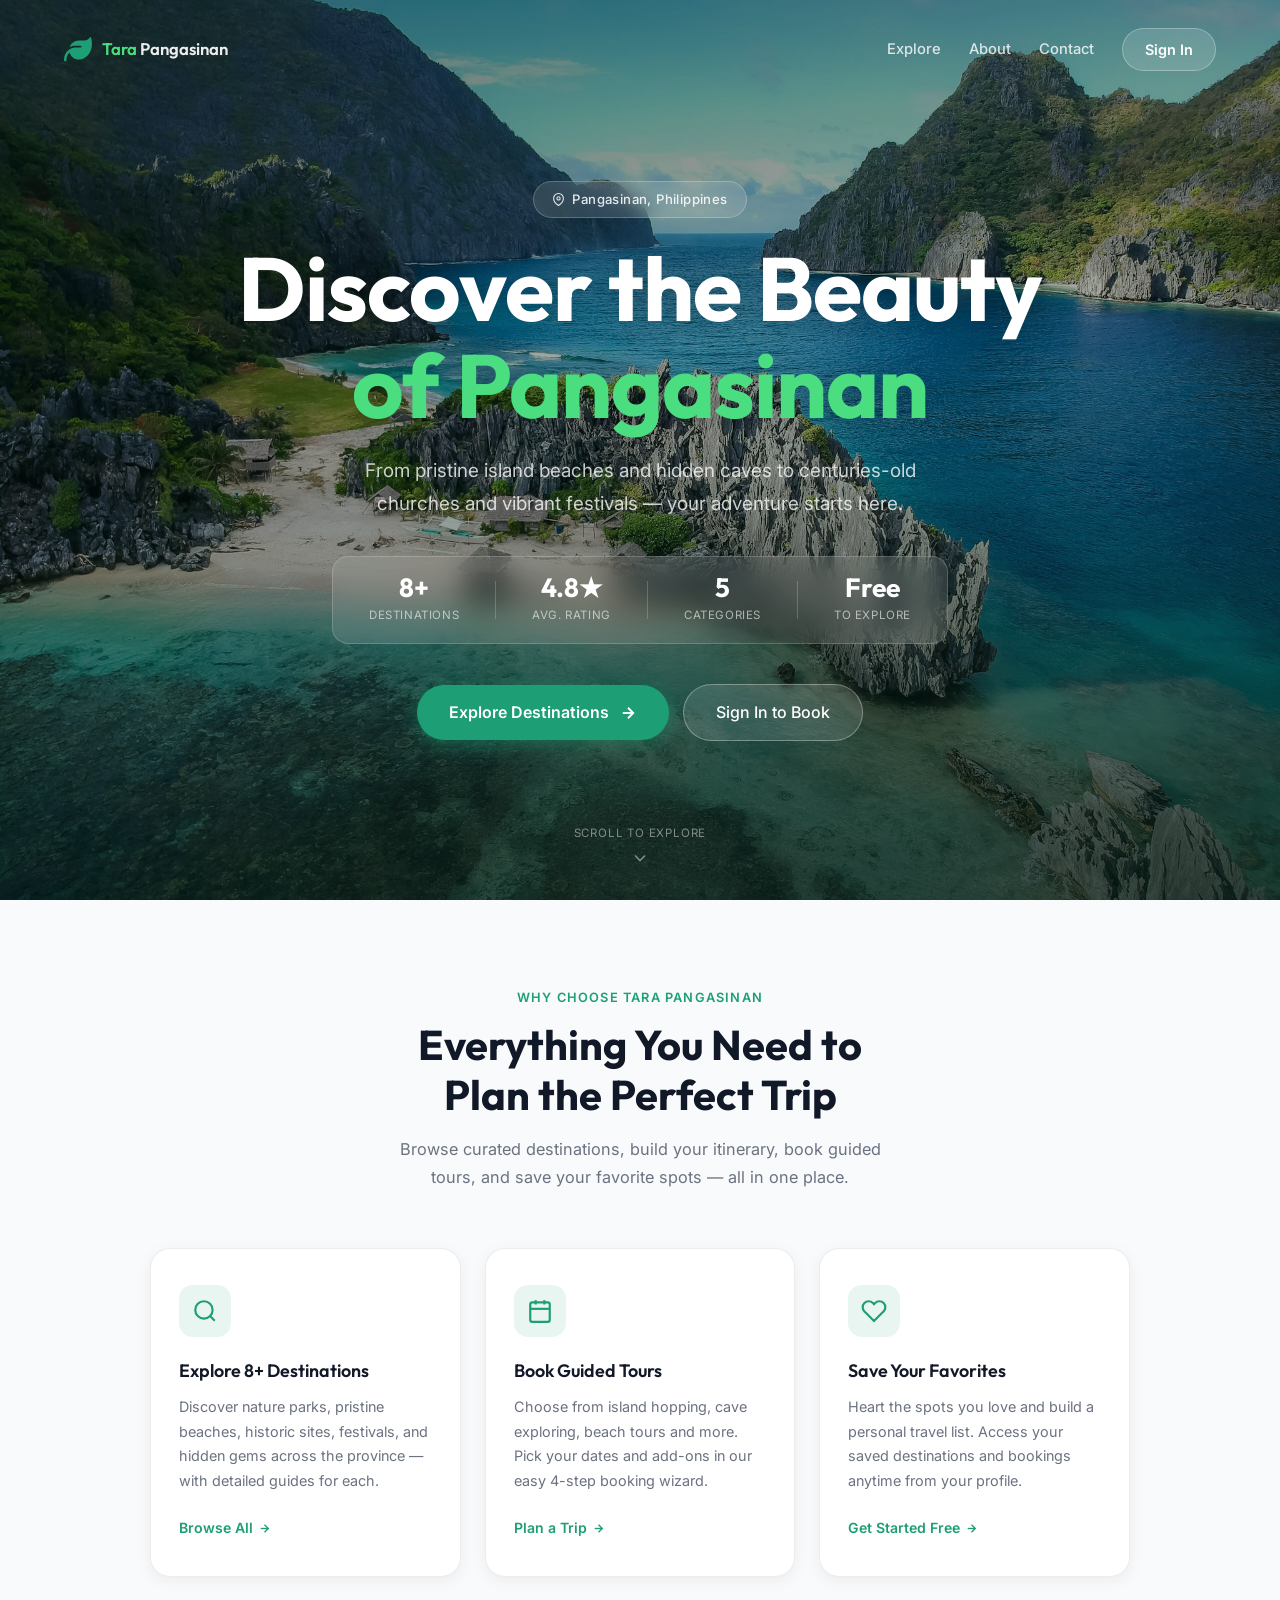
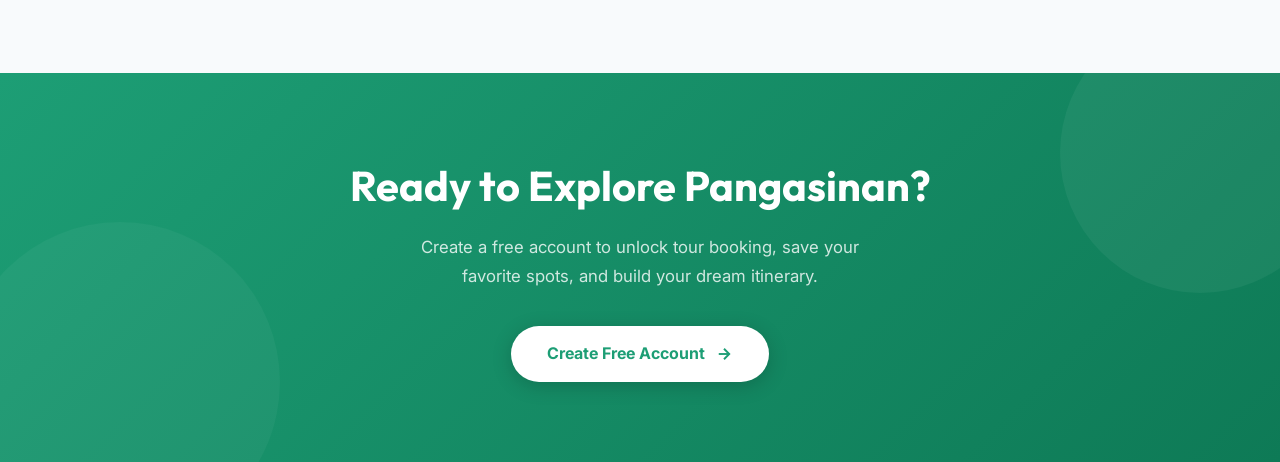
<file: index.html>
<!DOCTYPE html>
<html lang="en">
<head>
    <meta charset="UTF-8">
    <meta name="viewport" content="width=device-width, initial-scale=1.0">
    <meta name="description" content="Discover the unparalleled beauty, vibrant culture, and hidden wonders of Pangasinan, Philippines.">
    <meta property="og:title" content="Welcome | Tara Pangasinan">
    <meta property="og:description" content="Discover the unparalleled beauty, vibrant culture, and hidden wonders of Pangasinan, Philippines.">
    <meta property="og:image" content="assets/images/backgrounds/headerbg.jpg">
    <meta property="og:type" content="website">
    <link rel="preconnect" href="https://fonts.googleapis.com">
    <link rel="preconnect" href="https://fonts.gstatic.com" crossorigin>
    <link href="https://fonts.googleapis.com/css2?family=Inter:wght@400;500;600;700&family=Outfit:wght@300;400;500;600;700&display=swap" rel="stylesheet">
    <link rel="stylesheet" href="css/pages/landing/main.css">
    <link rel="icon" type="image/svg+xml" href="assets/icons/logo.svg">
    <title>Welcome | Tara Pangasinan</title>
</head>
<body>

    <!-- ── HERO ──────────────────────────────────────────── -->
    <div class="landing-hero">
        <div class="landing-overlay"></div>

        <!-- Top Nav -->
        <nav class="landing-nav anim-nav">
            <a href="home.html" class="ln-logo">
                <img src="assets/icons/logo.svg" alt="Tara Pangasinan" width="28" height="28">
                <span class="ln-logo-text"><span class="ln-green">Tara</span> Pangasinan</span>
            </a>
            <div class="ln-nav-links">
                <a href="home.html" class="ln-link">Explore</a>
                <a href="about.html" class="ln-link">About</a>
                <a href="contact.html" class="ln-link">Contact</a>
                <a href="login.html" class="ln-signin">Sign In</a>
            </div>
        </nav>

        <!-- Hero Content -->
        <div class="landing-content">

            <div class="landing-badge anim-1">
                <svg width="13" height="13" viewBox="0 0 24 24" fill="none" stroke="currentColor" stroke-width="2">
                    <path d="M21 10c0 7-9 13-9 13s-9-6-9-13a9 9 0 0 1 18 0z"/>
                    <circle cx="12" cy="10" r="3"/>
                </svg>
                Pangasinan, Philippines
            </div>

            <h1 class="landing-title anim-2">
                Discover the Beauty
                <span class="landing-title-hl">of Pangasinan</span>
            </h1>

            <p class="landing-subtitle anim-3">
                From pristine island beaches and hidden caves to centuries-old churches and vibrant festivals — your adventure starts here.
            </p>

            <!-- Stats Row -->
            <div class="landing-stats anim-4">
                <div class="ls-item">
                    <span class="ls-val">8+</span>
                    <span class="ls-lbl">Destinations</span>
                </div>
                <div class="ls-sep"></div>
                <div class="ls-item">
                    <span class="ls-val">4.8★</span>
                    <span class="ls-lbl">Avg. Rating</span>
                </div>
                <div class="ls-sep"></div>
                <div class="ls-item">
                    <span class="ls-val">5</span>
                    <span class="ls-lbl">Categories</span>
                </div>
                <div class="ls-sep"></div>
                <div class="ls-item">
                    <span class="ls-val">Free</span>
                    <span class="ls-lbl">To Explore</span>
                </div>
            </div>

            <!-- CTAs -->
            <div class="landing-ctas anim-5">
                <a href="home.html" class="btn-explore">
                    Explore Destinations
                    <svg width="18" height="18" viewBox="0 0 24 24" fill="none" stroke="currentColor" stroke-width="2.5">
                        <line x1="5" y1="12" x2="19" y2="12"/>
                        <polyline points="12 5 19 12 12 19"/>
                    </svg>
                </a>
                <a href="login.html" class="btn-ghost">
                    Sign In to Book
                </a>
            </div>
        </div>

        <!-- Scroll Indicator -->
        <a href="#features" class="landing-scroll anim-6">
            <span>Scroll to explore</span>
            <svg width="20" height="20" viewBox="0 0 24 24" fill="none" stroke="currentColor" stroke-width="2">
                <polyline points="6 9 12 15 18 9"/>
            </svg>
        </a>
    </div>

    <!-- ── FEATURES ───────────────────────────────────────── -->
    <section class="landing-features" id="features">

        <p class="lf-eyebrow">Why Choose Tara Pangasinan</p>
        <h2 class="lf-heading">Everything You Need to<br>Plan the Perfect Trip</h2>
        <p class="lf-subheading">Browse curated destinations, build your itinerary, book guided tours, and save your favorite spots — all in one place.</p>

        <div class="lf-grid">

            <div class="lf-card">
                <div class="lf-icon">
                    <svg width="26" height="26" viewBox="0 0 24 24" fill="none" stroke="currentColor" stroke-width="2">
                        <circle cx="11" cy="11" r="8"/>
                        <line x1="21" y1="21" x2="16.65" y2="16.65"/>
                    </svg>
                </div>
                <h3>Explore 8+ Destinations</h3>
                <p>Discover nature parks, pristine beaches, historic sites, festivals, and hidden gems across the province — with detailed guides for each.</p>
                <a href="explore.html" class="lf-card-link">
                    Browse All
                    <svg width="13" height="13" viewBox="0 0 24 24" fill="none" stroke="currentColor" stroke-width="2.5"><line x1="5" y1="12" x2="19" y2="12"/><polyline points="12 5 19 12 12 19"/></svg>
                </a>
            </div>

            <div class="lf-card">
                <div class="lf-icon">
                    <svg width="26" height="26" viewBox="0 0 24 24" fill="none" stroke="currentColor" stroke-width="2">
                        <rect x="3" y="4" width="18" height="18" rx="2" ry="2"/>
                        <line x1="16" y1="2" x2="16" y2="6"/>
                        <line x1="8" y1="2" x2="8" y2="6"/>
                        <line x1="3" y1="10" x2="21" y2="10"/>
                    </svg>
                </div>
                <h3>Book Guided Tours</h3>
                <p>Choose from island hopping, cave exploring, beach tours and more. Pick your dates and add-ons in our easy 4-step booking wizard.</p>
                <a href="plan.html" class="lf-card-link">
                    Plan a Trip
                    <svg width="13" height="13" viewBox="0 0 24 24" fill="none" stroke="currentColor" stroke-width="2.5"><line x1="5" y1="12" x2="19" y2="12"/><polyline points="12 5 19 12 12 19"/></svg>
                </a>
            </div>

            <div class="lf-card">
                <div class="lf-icon">
                    <svg width="26" height="26" viewBox="0 0 24 24" fill="none" stroke="currentColor" stroke-width="2">
                        <path d="M20.84 4.61a5.5 5.5 0 0 0-7.78 0L12 5.67l-1.06-1.06a5.5 5.5 0 0 0-7.78 7.78l1.06 1.06L12 21.23l7.78-7.78 1.06-1.06a5.5 5.5 0 0 0 0-7.78z"/>
                    </svg>
                </div>
                <h3>Save Your Favorites</h3>
                <p>Heart the spots you love and build a personal travel list. Access your saved destinations and bookings anytime from your profile.</p>
                <a href="register.html" class="lf-card-link">
                    Get Started Free
                    <svg width="13" height="13" viewBox="0 0 24 24" fill="none" stroke="currentColor" stroke-width="2.5"><line x1="5" y1="12" x2="19" y2="12"/><polyline points="12 5 19 12 12 19"/></svg>
                </a>
            </div>

        </div>
    </section>

    <!-- ── BOTTOM CTA ─────────────────────────────────────── -->
    <section class="landing-cta-strip">
        <div class="lcs-inner">
            <h2>Ready to Explore Pangasinan?</h2>
            <p>Create a free account to unlock tour booking, save your favorite spots, and build your dream itinerary.</p>
            <a href="register.html" class="btn-cta-white">
                Create Free Account
                <svg width="18" height="18" viewBox="0 0 24 24" fill="none" stroke="currentColor" stroke-width="2.5">
                    <line x1="5" y1="12" x2="19" y2="12"/>
                    <polyline points="12 5 19 12 12 19"/>
                </svg>
            </a>
        </div>
    </section>

</body>
</html>
</file>
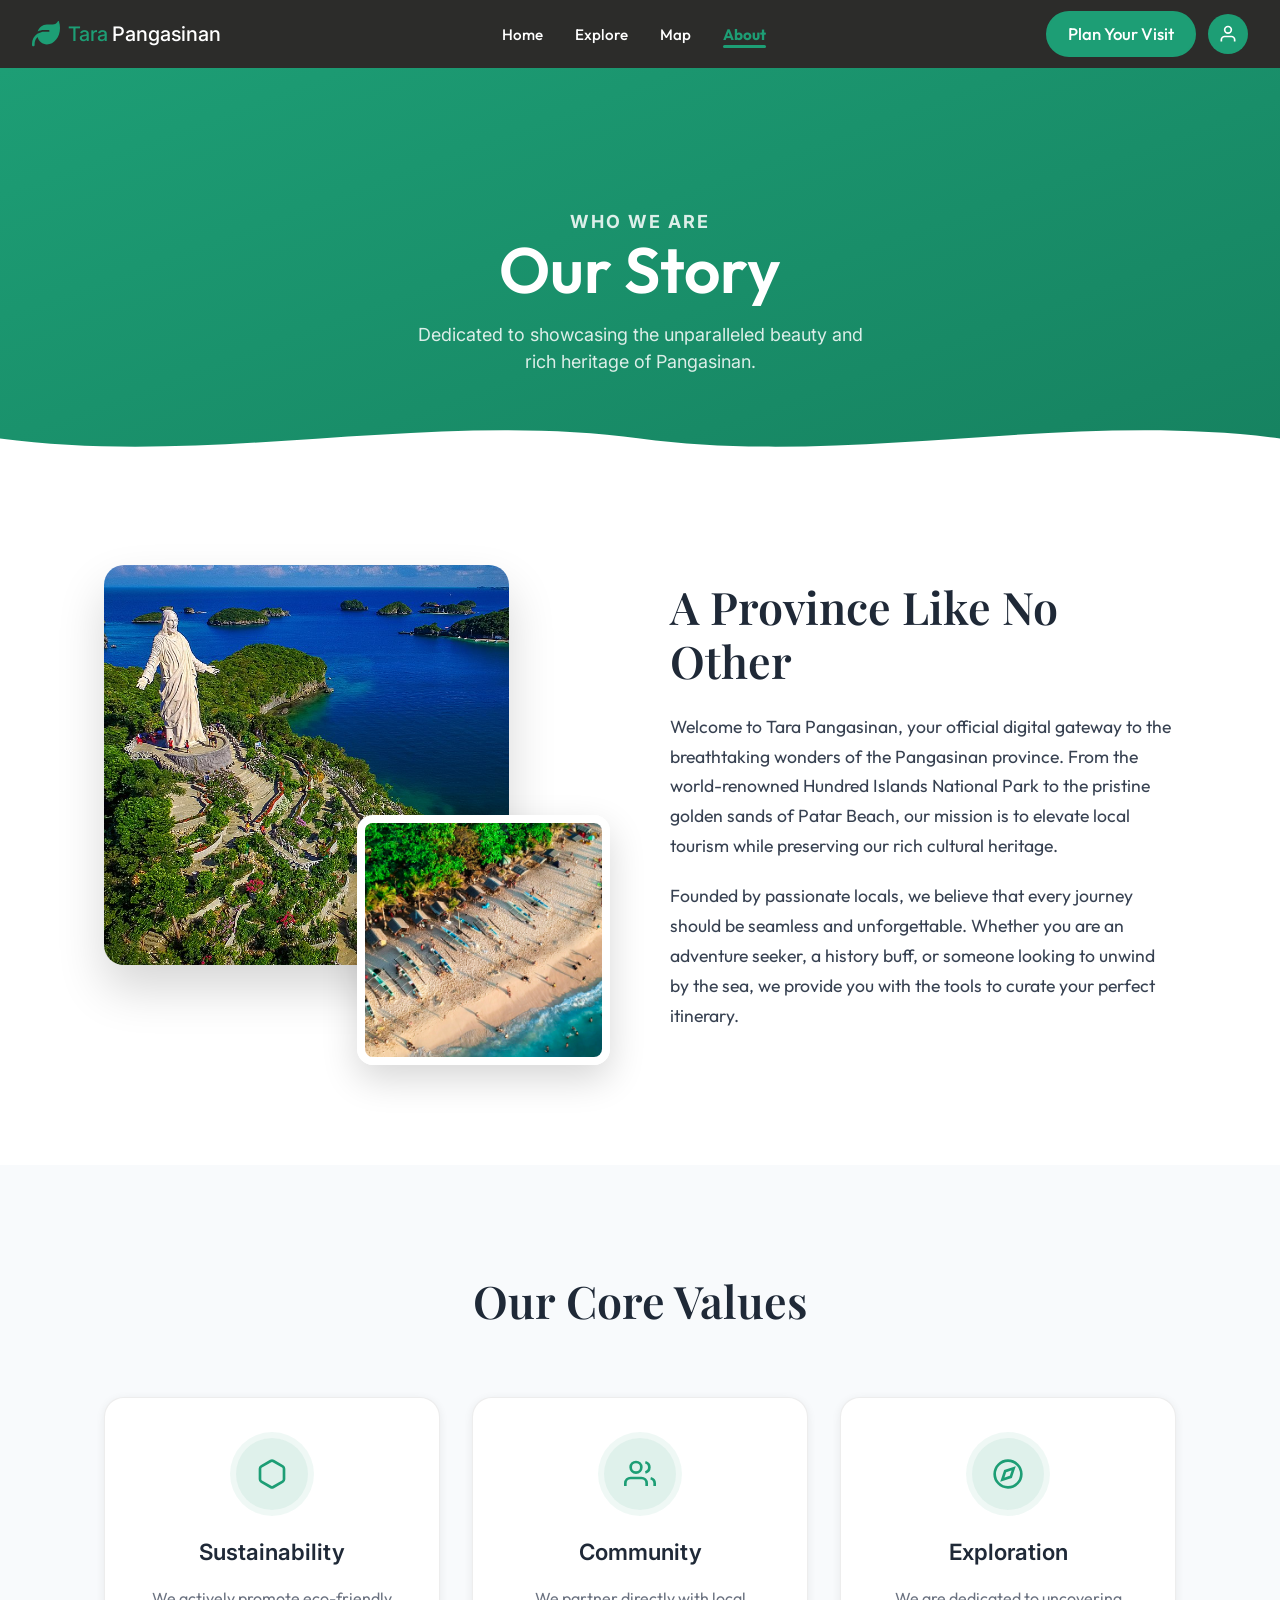
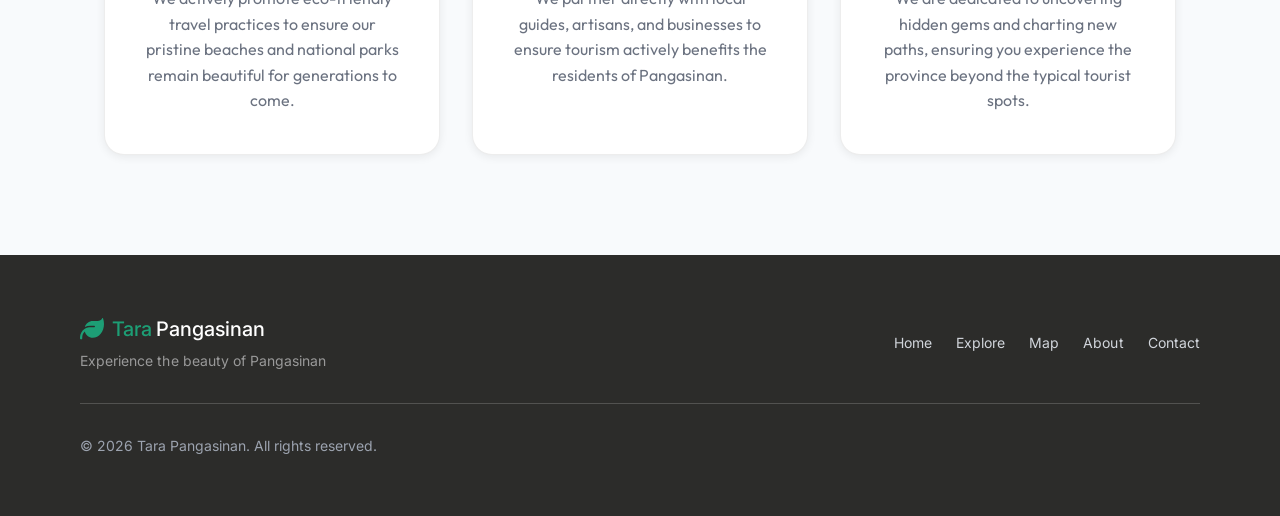
<file: about.html>
<!DOCTYPE html>
<html lang="en">
<head>
    <meta charset="UTF-8">
    <meta name="viewport" content="width=device-width, initial-scale=1.0">

    <meta name="description" content="Learn about Tara Pangasinan, our mission, and the rich history of the Pangasinan province.">
    <meta property="og:title" content="About | Tara Pangasinan">
    <meta property="og:description" content="Learn about Tara Pangasinan, our mission, and the rich history of the Pangasinan province.">
    <meta property="og:image" content="assets/images/backgrounds/headerbg.jpg">
    <meta property="og:type" content="website">
    <link rel="preconnect" href="https://fonts.googleapis.com">
    <link rel="preconnect" href="https://fonts.gstatic.com" crossorigin>
    <link href="https://fonts.googleapis.com/css2?family=Inter:wght@400;500;600;700&family=Outfit:wght@300;400;500;600;700&family=Playfair+Display:ital,wght@0,400;0,500;0,600;0,700;1,400&display=swap" rel="stylesheet">
    <link rel="stylesheet" href="css/global/variables.css">
    <link rel="stylesheet" href="css/global/base.css">
    <link rel="stylesheet" href="css/global/navbar.css">
    <link rel="stylesheet" href="css/global/footer.css">
    <link rel="stylesheet" href="css/pages/about/main.css">
    <link rel="icon" type="image/svg+xml" href="assets/icons/logo.svg">
    <title>About | Tara Pangasinan</title>
</head>
<body>

    <!-- Navbar -->
    <header id="navbar-placeholder"></header>

    <!-- Hero -->
    <header class="about-hero">
        <div class="about-hero-content">
            <p class="about-hero-label">Who We Are</p>
            <h1>Our Story</h1>
            <p>Dedicated to showcasing the unparalleled beauty and rich heritage of Pangasinan.</p>
        </div>
        <svg class="about-hero-wave" viewBox="0 0 1440 64" xmlns="http://www.w3.org/2000/svg" preserveAspectRatio="none">
            <path d="M0,32 C240,64 480,0 720,32 C960,64 1200,0 1440,32 L1440,64 L0,64 Z" fill="#ffffff"/>
        </svg>
    </header>

    <!-- Story Section -->
    <section class="story-section">
        <div class="container story-grid">
            <div class="story-images">
                <img src="assets/images/nature/hundred-island-national-park.jpg" alt="Hundred Islands" class="story-img-main">
                <img src="assets/images/beaches/bolinao-patar-beach-1.jpg" alt="Patar Beach" class="story-img-sub">
            </div>
            <div class="story-content">
                <h2>A Province Like No Other</h2>
                <p>Welcome to Tara Pangasinan, your official digital gateway to the breathtaking wonders of the Pangasinan province. From the world-renowned Hundred Islands National Park to the pristine golden sands of Patar Beach, our mission is to elevate local tourism while preserving our rich cultural heritage.</p>
                <p>Founded by passionate locals, we believe that every journey should be seamless and unforgettable. Whether you are an adventure seeker, a history buff, or someone looking to unwind by the sea, we provide you with the tools to curate your perfect itinerary.</p>
            </div>
        </div>
    </section>

    <!-- Values Section -->
    <section class="values-section">
        <div class="container">
            <div class="values-header">
                <h2>Our Core Values</h2>
            </div>
            <div class="values-grid">
                <!-- Value 1 -->
                <div class="value-card">
                    <div class="value-icon">
                        <svg width="32" height="32" viewBox="0 0 24 24" fill="none" stroke="currentColor" stroke-width="2"><path d="M21 16V8a2 2 0 0 0-1-1.73l-7-4a2 2 0 0 0-2 0l-7 4A2 2 0 0 0 3 8v8a2 2 0 0 0 1 1.73l7 4a2 2 0 0 0 2 0l7-4A2 2 0 0 0 21 16z"></path></svg>
                    </div>
                    <h3>Sustainability</h3>
                    <p>We actively promote eco-friendly travel practices to ensure our pristine beaches and national parks remain beautiful for generations to come.</p>
                </div>
                <!-- Value 2 -->
                <div class="value-card">
                    <div class="value-icon">
                        <svg width="32" height="32" viewBox="0 0 24 24" fill="none" stroke="currentColor" stroke-width="2"><path d="M17 21v-2a4 4 0 0 0-4-4H5a4 4 0 0 0-4 4v2"></path><circle cx="9" cy="7" r="4"></circle><path d="M23 21v-2a4 4 0 0 0-3-3.87"></path><path d="M16 3.13a4 4 0 0 1 0 7.75"></path></svg>
                    </div>
                    <h3>Community</h3>
                    <p>We partner directly with local guides, artisans, and businesses to ensure tourism actively benefits the residents of Pangasinan.</p>
                </div>
                <!-- Value 3 -->
                <div class="value-card">
                    <div class="value-icon">
                        <svg width="32" height="32" viewBox="0 0 24 24" fill="none" stroke="currentColor" stroke-width="2"><circle cx="12" cy="12" r="10"></circle><polygon points="16.24 7.76 14.12 14.12 7.76 16.24 9.88 9.88 16.24 7.76"></polygon></svg>
                    </div>
                    <h3>Exploration</h3>
                    <p>We are dedicated to uncovering hidden gems and charting new paths, ensuring you experience the province beyond the typical tourist spots.</p>
                </div>
            </div>
        </div>
    </section>

    <!-- Footer -->
    <footer id="footer-placeholder"></footer>

    <script src="js/components.js"></script>
    <script src="js/api.js"></script>
    <script src="js/main.js"></script>
</body>
</html>
</file>
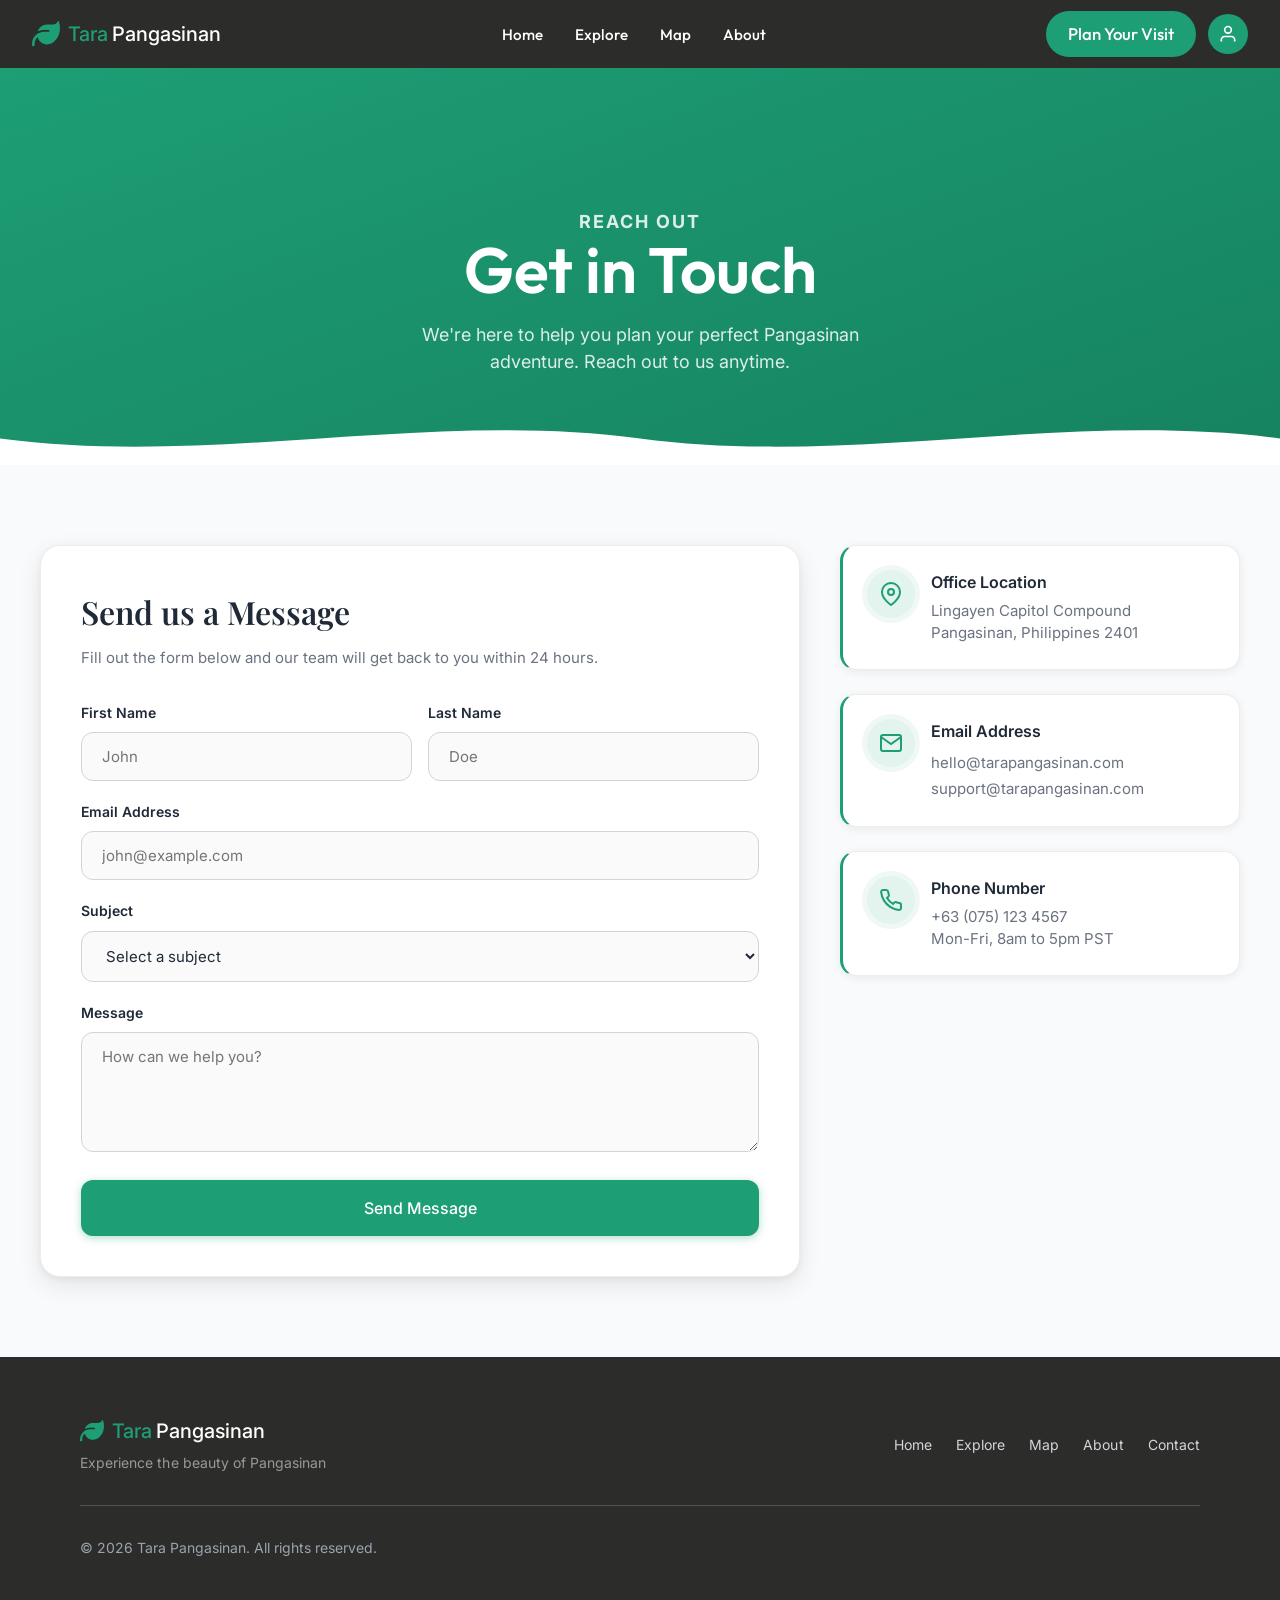
<file: contact.html>
<!DOCTYPE html>
<html lang="en">
<head>
    <meta charset="UTF-8">
    <meta name="viewport" content="width=device-width, initial-scale=1.0">
    <meta name="description" content="Get in touch with the Tara Pangasinan team for inquiries, support, and partnership opportunities.">
    <meta property="og:title" content="Contact | Tara Pangasinan">
    <meta property="og:description" content="Get in touch with the Tara Pangasinan team for inquiries, support, and partnership opportunities.">
    <meta property="og:type" content="website">
    <link rel="preconnect" href="https://fonts.googleapis.com">
    <link rel="preconnect" href="https://fonts.gstatic.com" crossorigin>
    <link href="https://fonts.googleapis.com/css2?family=Inter:wght@400;500;600;700&family=Outfit:wght@300;400;500;600;700&family=Playfair+Display:ital,wght@0,400;0,500;0,600;0,700;1,400&display=swap" rel="stylesheet">
    <link rel="stylesheet" href="css/global/variables.css">
    <link rel="stylesheet" href="css/global/base.css">
    <link rel="stylesheet" href="css/global/navbar.css">
    <link rel="stylesheet" href="css/global/footer.css">
    <link rel="stylesheet" href="css/pages/contact/main.css">
    <link rel="icon" type="image/svg+xml" href="assets/icons/logo.svg">
    <title>Contact Us | Tara Pangasinan</title>
</head>
<body>

    <!-- Navbar -->
    <header id="navbar-placeholder"></header>

    <!-- Hero -->
    <header class="contact-hero">
        <div class="contact-hero-content">
            <p class="contact-hero-label">Reach Out</p>
            <h1>Get in Touch</h1>
            <p>We're here to help you plan your perfect Pangasinan adventure. Reach out to us anytime.</p>
        </div>
        <svg class="contact-hero-wave" viewBox="0 0 1440 64" xmlns="http://www.w3.org/2000/svg" preserveAspectRatio="none">
            <path d="M0,32 C240,64 480,0 720,32 C960,64 1200,0 1440,32 L1440,64 L0,64 Z" fill="#ffffff"/>
        </svg>
    </header>

    <!-- Main Layout -->
    <div class="container contact-layout">
        
        <!-- Left: Form -->
        <div class="contact-form-card">
            <h2>Send us a Message</h2>
            <p>Fill out the form below and our team will get back to you within 24 hours.</p>

            <div class="alert-success" id="contactSuccess">
                <svg width="24" height="24" viewBox="0 0 24 24" fill="none" stroke="currentColor" stroke-width="2"><path d="M22 11.08V12a10 10 0 1 1-5.93-9.14"></path><polyline points="22 4 12 14.01 9 11.01"></polyline></svg>
                Your message has been sent successfully!
            </div>

            <form id="contactForm">
                <!-- Honeypot — must stay empty. Real users never see this. -->
                <div style="position:absolute;left:-9999px;top:-9999px;" aria-hidden="true">
                    <label for="website-trap">Website (leave blank)</label>
                    <input type="text" id="website-trap" name="website" tabindex="-1" autocomplete="off">
                </div>
                <div style="display: grid; grid-template-columns: 1fr 1fr; gap: 16px;">
                    <div class="form-group">
                        <label for="fname">First Name</label>
                        <input type="text" id="fname" class="form-control" placeholder="John" required>
                    </div>
                    <div class="form-group">
                        <label for="lname">Last Name</label>
                        <input type="text" id="lname" class="form-control" placeholder="Doe" required>
                    </div>
                </div>

                <div class="form-group">
                    <label for="email">Email Address</label>
                    <input type="email" id="email" class="form-control" placeholder="john@example.com" required>
                </div>

                <div class="form-group">
                    <label for="subject">Subject</label>
                    <select id="subject" class="form-control" required>
                        <option value="" disabled selected>Select a subject</option>
                        <option value="tour">Tour Inquiry</option>
                        <option value="support">Customer Support</option>
                        <option value="partnership">Partnership</option>
                        <option value="other">Other</option>
                    </select>
                </div>

                <div class="form-group">
                    <label for="message">Message</label>
                    <textarea id="message" class="form-control" placeholder="How can we help you?" required></textarea>
                </div>

                <button type="submit" class="btn-primary w-100" style="padding: 16px; border-radius: 12px; font-size: 16px;">Send Message</button>
            </form>
        </div>

        <!-- Right: Info Cards -->
        <div class="contact-info-col">
            <div class="info-card">
                <div class="info-icon">
                    <svg width="24" height="24" viewBox="0 0 24 24" fill="none" stroke="currentColor" stroke-width="2"><path d="M21 10c0 7-9 13-9 13s-9-6-9-13a9 9 0 0 1 18 0z"></path><circle cx="12" cy="10" r="3"></circle></svg>
                </div>
                <div class="info-content">
                    <h3>Office Location</h3>
                    <p>Lingayen Capitol Compound<br>Pangasinan, Philippines 2401</p>
                </div>
            </div>

            <div class="info-card">
                <div class="info-icon">
                    <svg width="24" height="24" viewBox="0 0 24 24" fill="none" stroke="currentColor" stroke-width="2"><path d="M4 4h16c1.1 0 2 .9 2 2v12c0 1.1-.9 2-2 2H4c-1.1 0-2-.9-2-2V6c0-1.1.9-2 2-2z"></path><polyline points="22,6 12,13 2,6"></polyline></svg>
                </div>
                <div class="info-content">
                    <h3>Email Address</h3>
                    <a href="mailto:hello@tarapangasinan.com">hello@tarapangasinan.com</a><br>
                    <a href="mailto:support@tarapangasinan.com">support@tarapangasinan.com</a>
                </div>
            </div>

            <div class="info-card">
                <div class="info-icon">
                    <svg width="24" height="24" viewBox="0 0 24 24" fill="none" stroke="currentColor" stroke-width="2"><path d="M22 16.92v3a2 2 0 0 1-2.18 2 19.79 19.79 0 0 1-8.63-3.07 19.5 19.5 0 0 1-6-6 19.79 19.79 0 0 1-3.07-8.67A2 2 0 0 1 4.11 2h3a2 2 0 0 1 2 1.72 12.84 12.84 0 0 0 .7 2.81 2 2 0 0 1-.45 2.11L8.09 9.91a16 16 0 0 0 6 6l1.27-1.27a2 2 0 0 1 2.11-.45 12.84 12.84 0 0 0 2.81.7A2 2 0 0 1 22 16.92z"></path></svg>
                </div>
                <div class="info-content">
                    <h3>Phone Number</h3>
                    <p>+63 (075) 123 4567<br>Mon-Fri, 8am to 5pm PST</p>
                </div>
            </div>
        </div>

    </div>

    <!-- Footer -->
    <footer id="footer-placeholder"></footer>
    <script src="js/components.js"></script>
    <script src="js/api.js"></script>
    <script src="js/main.js"></script>
    <script>
    (function () {
        var form    = document.getElementById('contactForm');
        var success = document.getElementById('contactSuccess');

        // Prefill name + email if user is logged in
        var session = localStorage.getItem('tara_session');
        if (session) {
            Api.get('auth/session.php').then(function (data) {
                if (data.user) {
                    document.getElementById('fname').value = data.user.first_name || '';
                    document.getElementById('lname').value = data.user.last_name  || '';
                    document.getElementById('email').value = data.user.email      || '';
                }
            }).catch(function () { /* not logged in; ignore */ });
        }

        form.addEventListener('submit', function (e) {
            e.preventDefault();

            var btn = form.querySelector('button[type="submit"]');
            var originalText = btn.textContent;
            btn.disabled = true;
            btn.textContent = 'Sending\u2026';

            // Hide previous success/error
            success.style.display = 'none';
            var oldErr = document.getElementById('contact-error');
            if (oldErr) oldErr.remove();

            var payload = {
                fname:   document.getElementById('fname').value.trim(),
                lname:   document.getElementById('lname').value.trim(),
                email:   document.getElementById('email').value.trim(),
                subject: document.getElementById('subject').value,
                message: document.getElementById('message').value.trim(),
                website: document.getElementById('website-trap').value  // honeypot
            };

            Api.post('contact/submit.php', payload)
                .then(function (data) {
                    success.style.display = 'flex';
                    success.innerHTML =
                        '<svg width="24" height="24" viewBox="0 0 24 24" fill="none" stroke="currentColor" stroke-width="2"><path d="M22 11.08V12a10 10 0 1 1-5.93-9.14"></path><polyline points="22 4 12 14.01 9 11.01"></polyline></svg>'
                        + ' ' + (data.message || 'Your message has been sent successfully!');
                    form.reset();
                    // Re-prefill from session after reset
                    if (session) {
                        Api.get('auth/session.php').then(function (d) {
                            if (d.user) {
                                document.getElementById('fname').value = d.user.first_name || '';
                                document.getElementById('lname').value = d.user.last_name  || '';
                                document.getElementById('email').value = d.user.email      || '';
                            }
                        });
                    }
                    window.scrollTo({ top: 0, behavior: 'smooth' });
                })
                .catch(function (err) {
                    var errEl = document.createElement('div');
                    errEl.id = 'contact-error';
                    errEl.style.cssText = 'background:#fef2f2;color:#dc2626;padding:12px 16px;border-radius:8px;margin-bottom:16px;display:flex;align-items:center;gap:8px;border:1px solid #fecaca;';
                    errEl.innerHTML = '<svg width="16" height="16" viewBox="0 0 24 24" fill="none" stroke="currentColor" stroke-width="2"><circle cx="12" cy="12" r="10"/><line x1="12" y1="8" x2="12" y2="12"/><line x1="12" y1="16" x2="12.01" y2="16"/></svg> ' + err.message;
                    form.parentNode.insertBefore(errEl, form);
                })
                .finally(function () {
                    btn.disabled = false;
                    btn.textContent = originalText;
                });
        });
    })();
    </script>
</body>
</html>
</file>
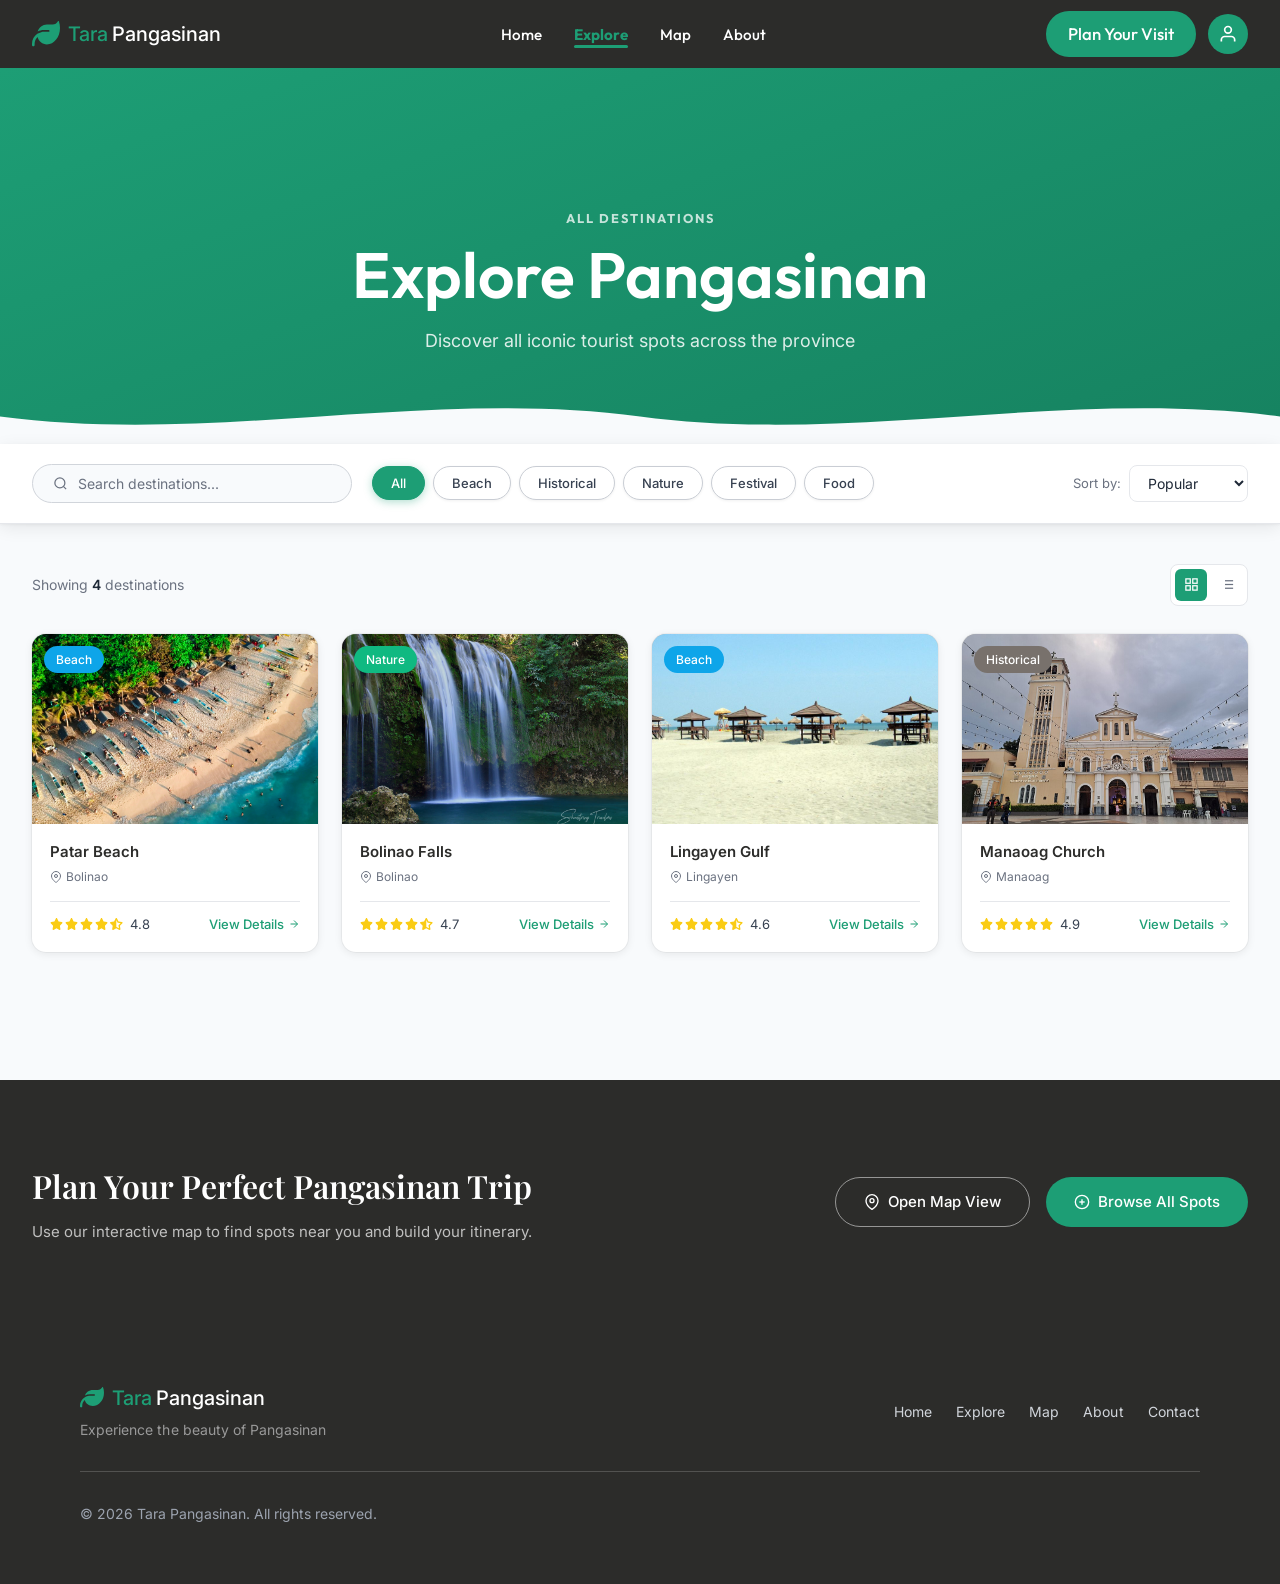
<file: explore.html>
<!DOCTYPE html>
<html lang="en">
<head>
    <meta charset="UTF-8">
    <meta name="viewport" content="width=device-width, initial-scale=1.0">

    <meta name="description" content="Discover all iconic tourist spots across the province of Pangasinan. Build your perfect itinerary.">
    <meta property="og:title" content="Explore | Tara Pangasinan">
    <meta property="og:description" content="Discover all iconic tourist spots across the province of Pangasinan. Build your perfect itinerary.">
    <meta property="og:type" content="website">
    <link rel="preconnect" href="https://fonts.googleapis.com">
    <link rel="preconnect" href="https://fonts.gstatic.com" crossorigin>
        <link href="https://fonts.googleapis.com/css2?family=Inter:wght@400;500;600;700&family=Outfit:wght@300;400;500;600;700&family=Playfair+Display:ital,wght@0,400;0,500;0,600;0,700;1,400&display=swap" rel="stylesheet">
    <link rel="stylesheet" href="css/pages/explore/main.css">
    <link rel="icon" type="image/svg+xml" href="assets/icons/logo.svg">
    <title>Explore | Tara Pangasinan</title>
</head>
<body>

    <!-- Navbar -->
    <header id="navbar-placeholder"></header>

    <!-- Hero -->
    <header class="explore-hero">
        <p class="explore-hero-label">All Destinations</p>
        <h1>Explore Pangasinan</h1>
        <p>Discover all iconic tourist spots across the province</p>
        <svg class="explore-hero-wave" viewBox="0 0 1440 64" xmlns="http://www.w3.org/2000/svg" preserveAspectRatio="none">
            <path d="M0,32 C240,64 480,0 720,32 C960,64 1200,0 1440,32 L1440,64 L0,64 Z" fill="#f8fafc"/>
        </svg>
    </header>

    <!-- Controls -->
    <div class="explore-controls">
        <div class="explore-controls-inner">
            <div class="explore-search">
                <svg width="15" height="15" viewBox="0 0 24 24" fill="none" stroke="currentColor" stroke-width="2"><circle cx="11" cy="11" r="8"/><line x1="21" y1="21" x2="16.65" y2="16.65"/></svg>
                <input type="text" id="exploreSearch" placeholder="Search destinations...">
            </div>
            <div class="explore-cats" id="exploreCats">
                <button class="explore-cat-btn active" data-cat="All">All</button>
                <button class="explore-cat-btn" data-cat="Beach">Beach</button>
                <button class="explore-cat-btn" data-cat="Historical">Historical</button>
                <button class="explore-cat-btn" data-cat="Nature">Nature</button>
                <button class="explore-cat-btn" data-cat="Festival">Festival</button>
                <button class="explore-cat-btn" data-cat="Food">Food</button>
            </div>
            <div class="explore-sort">
                <label for="exploreSort">Sort by:</label>
                <select id="exploreSort">
                    <option value="popular">Popular</option>
                    <option value="rating">Rating</option>
                    <option value="name">Name A–Z</option>
                </select>
            </div>
        </div>
    </div>

    <!-- Grid Body -->
    <main class="explore-body">
        <div class="explore-body-inner">
            <div class="explore-meta">
                <p class="explore-count">Showing <strong id="exploreCount">4</strong> destinations</p>
                <div class="explore-view-toggle">
                    <button class="view-btn active" id="gridViewBtn" title="Grid view">
                        <svg width="15" height="15" viewBox="0 0 24 24" fill="none" stroke="currentColor" stroke-width="2"><rect x="3" y="3" width="7" height="7"/><rect x="14" y="3" width="7" height="7"/><rect x="14" y="14" width="7" height="7"/><rect x="3" y="14" width="7" height="7"/></svg>
                    </button>
                    <button class="view-btn" id="listViewBtn" title="List view">
                        <svg width="15" height="15" viewBox="0 0 24 24" fill="none" stroke="currentColor" stroke-width="2"><line x1="8" y1="6" x2="21" y2="6"/><line x1="8" y1="12" x2="21" y2="12"/><line x1="8" y1="18" x2="21" y2="18"/><line x1="3" y1="6" x2="3.01" y2="6"/><line x1="3" y1="12" x2="3.01" y2="12"/><line x1="3" y1="18" x2="3.01" y2="18"/></svg>
                    </button>
                </div>
            </div>

            <div class="explore-grid" id="exploreGrid">
                <!-- Hardcoded fallback cards -->
                <a href="details.html?id=patar-beach" class="explore-card" data-category="Beach">
                    <div class="explore-card-img" style="background-image:url('assets/images/beaches/bolinao-patar-beach-1.jpg')">
                        <span class="explore-card-badge" style="background:#0ea5e9">Beach</span>
                    </div>
                    <div class="explore-card-body">
                        <div class="explore-card-title">Patar Beach</div>
                        <div class="explore-card-loc">
                            <svg width="12" height="12" viewBox="0 0 24 24" fill="none" stroke="currentColor" stroke-width="2"><path d="M21 10c0 7-9 13-9 13s-9-6-9-13a9 9 0 0 1 18 0z"/><circle cx="12" cy="10" r="3"/></svg> Bolinao
                        </div>
                        <div class="explore-card-footer">
                            <div class="explore-card-rating">
                                <div class="stars-row" style="display:flex;align-items:center;gap:2px;">
                                    <img src="assets/icons/staryellow.svg" width="13" height="13" alt="Star"><img src="assets/icons/staryellow.svg" width="13" height="13" alt="Star"><img src="assets/icons/staryellow.svg" width="13" height="13" alt="Star"><img src="assets/icons/staryellow.svg" width="13" height="13" alt="Star"><img src="assets/icons/halfstaryellow.svg" width="13" height="13" alt="Half Star">
                                </div>
                                <span style="margin-left:3px;font-size:13px;">4.8</span>
                            </div>
                            <span class="explore-card-link">View Details <svg width="12" height="12" viewBox="0 0 24 24" fill="none" stroke="currentColor" stroke-width="2"><line x1="5" y1="12" x2="19" y2="12"/><polyline points="12 5 19 12 12 19"/></svg></span>
                        </div>
                    </div>
                </a>
                <a href="details.html?id=bolinao-falls" class="explore-card" data-category="Nature">
                    <div class="explore-card-img" style="background-image:url('assets/images/nature/bolinao-falls-1.jpg')">
                        <span class="explore-card-badge" style="background:#10b981">Nature</span>
                    </div>
                    <div class="explore-card-body">
                        <div class="explore-card-title">Bolinao Falls</div>
                        <div class="explore-card-loc">
                            <svg width="12" height="12" viewBox="0 0 24 24" fill="none" stroke="currentColor" stroke-width="2"><path d="M21 10c0 7-9 13-9 13s-9-6-9-13a9 9 0 0 1 18 0z"/><circle cx="12" cy="10" r="3"/></svg> Bolinao
                        </div>
                        <div class="explore-card-footer">
                            <div class="explore-card-rating">
                                <div class="stars-row" style="display:flex;align-items:center;gap:2px;">
                                    <img src="assets/icons/staryellow.svg" width="13" height="13" alt="Star"><img src="assets/icons/staryellow.svg" width="13" height="13" alt="Star"><img src="assets/icons/staryellow.svg" width="13" height="13" alt="Star"><img src="assets/icons/staryellow.svg" width="13" height="13" alt="Star"><img src="assets/icons/halfstaryellow.svg" width="13" height="13" alt="Half Star">
                                </div>
                                <span style="margin-left:3px;font-size:13px;">4.7</span>
                            </div>
                            <span class="explore-card-link">View Details <svg width="12" height="12" viewBox="0 0 24 24" fill="none" stroke="currentColor" stroke-width="2"><line x1="5" y1="12" x2="19" y2="12"/><polyline points="12 5 19 12 12 19"/></svg></span>
                        </div>
                    </div>
                </a>
                <a href="details.html?id=lingayen-gulf" class="explore-card" data-category="Beach">
                    <div class="explore-card-img" style="background-image:url('assets/images/beaches/lingayen-beach.jpg')">
                        <span class="explore-card-badge" style="background:#0ea5e9">Beach</span>
                    </div>
                    <div class="explore-card-body">
                        <div class="explore-card-title">Lingayen Gulf</div>
                        <div class="explore-card-loc">
                            <svg width="12" height="12" viewBox="0 0 24 24" fill="none" stroke="currentColor" stroke-width="2"><path d="M21 10c0 7-9 13-9 13s-9-6-9-13a9 9 0 0 1 18 0z"/><circle cx="12" cy="10" r="3"/></svg> Lingayen
                        </div>
                        <div class="explore-card-footer">
                            <div class="explore-card-rating">
                                <div class="stars-row" style="display:flex;align-items:center;gap:2px;">
                                    <img src="assets/icons/staryellow.svg" width="13" height="13" alt="Star"><img src="assets/icons/staryellow.svg" width="13" height="13" alt="Star"><img src="assets/icons/staryellow.svg" width="13" height="13" alt="Star"><img src="assets/icons/staryellow.svg" width="13" height="13" alt="Star"><img src="assets/icons/halfstaryellow.svg" width="13" height="13" alt="Half Star">
                                </div>
                                <span style="margin-left:3px;font-size:13px;">4.6</span>
                            </div>
                            <span class="explore-card-link">View Details <svg width="12" height="12" viewBox="0 0 24 24" fill="none" stroke="currentColor" stroke-width="2"><line x1="5" y1="12" x2="19" y2="12"/><polyline points="12 5 19 12 12 19"/></svg></span>
                        </div>
                    </div>
                </a>
                <a href="details.html?id=manaoag-church" class="explore-card" data-category="Historical">
                    <div class="explore-card-img" style="background-image:url('assets/images/historical/manaoag-historical.jpg')">
                        <span class="explore-card-badge" style="background:#78716c">Historical</span>
                    </div>
                    <div class="explore-card-body">
                        <div class="explore-card-title">Manaoag Church</div>
                        <div class="explore-card-loc">
                            <svg width="12" height="12" viewBox="0 0 24 24" fill="none" stroke="currentColor" stroke-width="2"><path d="M21 10c0 7-9 13-9 13s-9-6-9-13a9 9 0 0 1 18 0z"/><circle cx="12" cy="10" r="3"/></svg> Manaoag
                        </div>
                        <div class="explore-card-footer">
                            <div class="explore-card-rating">
                                <div class="stars-row" style="display:flex;align-items:center;gap:2px;">
                                    <img src="assets/icons/staryellow.svg" width="13" height="13" alt="Star"><img src="assets/icons/staryellow.svg" width="13" height="13" alt="Star"><img src="assets/icons/staryellow.svg" width="13" height="13" alt="Star"><img src="assets/icons/staryellow.svg" width="13" height="13" alt="Star"><img src="assets/icons/staryellow.svg" width="13" height="13" alt="Star">
                                </div>
                                <span style="margin-left:3px;font-size:13px;">4.9</span>
                            </div>
                            <span class="explore-card-link">View Details <svg width="12" height="12" viewBox="0 0 24 24" fill="none" stroke="currentColor" stroke-width="2"><line x1="5" y1="12" x2="19" y2="12"/><polyline points="12 5 19 12 12 19"/></svg></span>
                        </div>
                    </div>
                </a>
            </div>

            <div class="explore-pagination" id="explorePagination"></div>
        </div>
    </main>

    <!-- CTA -->
    <section class="explore-cta">
        <div class="explore-cta-inner">
            <div>
                <h2>Plan Your Perfect Pangasinan Trip</h2>
                <p>Use our interactive map to find spots near you and build your itinerary.</p>
            </div>
            <div class="explore-cta-btns">
                <a href="map.html" class="cta-btn-outline">
                    <svg width="16" height="16" viewBox="0 0 24 24" fill="none" stroke="currentColor" stroke-width="2"><path d="M21 10c0 7-9 13-9 13s-9-6-9-13a9 9 0 0 1 18 0z"/><circle cx="12" cy="10" r="3"/></svg>
                    Open Map View
                </a>
                <a href="#" onclick="scrollToTop()" class="cta-btn-dark">
                    <svg width="16" height="16" viewBox="0 0 24 24" fill="none" stroke="currentColor" stroke-width="2"><circle cx="12" cy="12" r="10"/><line x1="12" y1="8" x2="12" y2="16"/><line x1="8" y1="12" x2="16" y2="12"/></svg>
                    Browse All Spots
                </a>
            </div>
        </div>
    </section>

    <!-- Footer -->
    <footer id="footer-placeholder"></footer>

    <script src="js/components.js"></script>
    <script src="js/api.js"></script>
    <script src="js/main.js"></script>
    <script>
        function scrollToTop() {
            window.scrollTo({ top: 0, behavior: 'smooth' });
            return false;
        }
    </script>
</body>
</html>
</file>
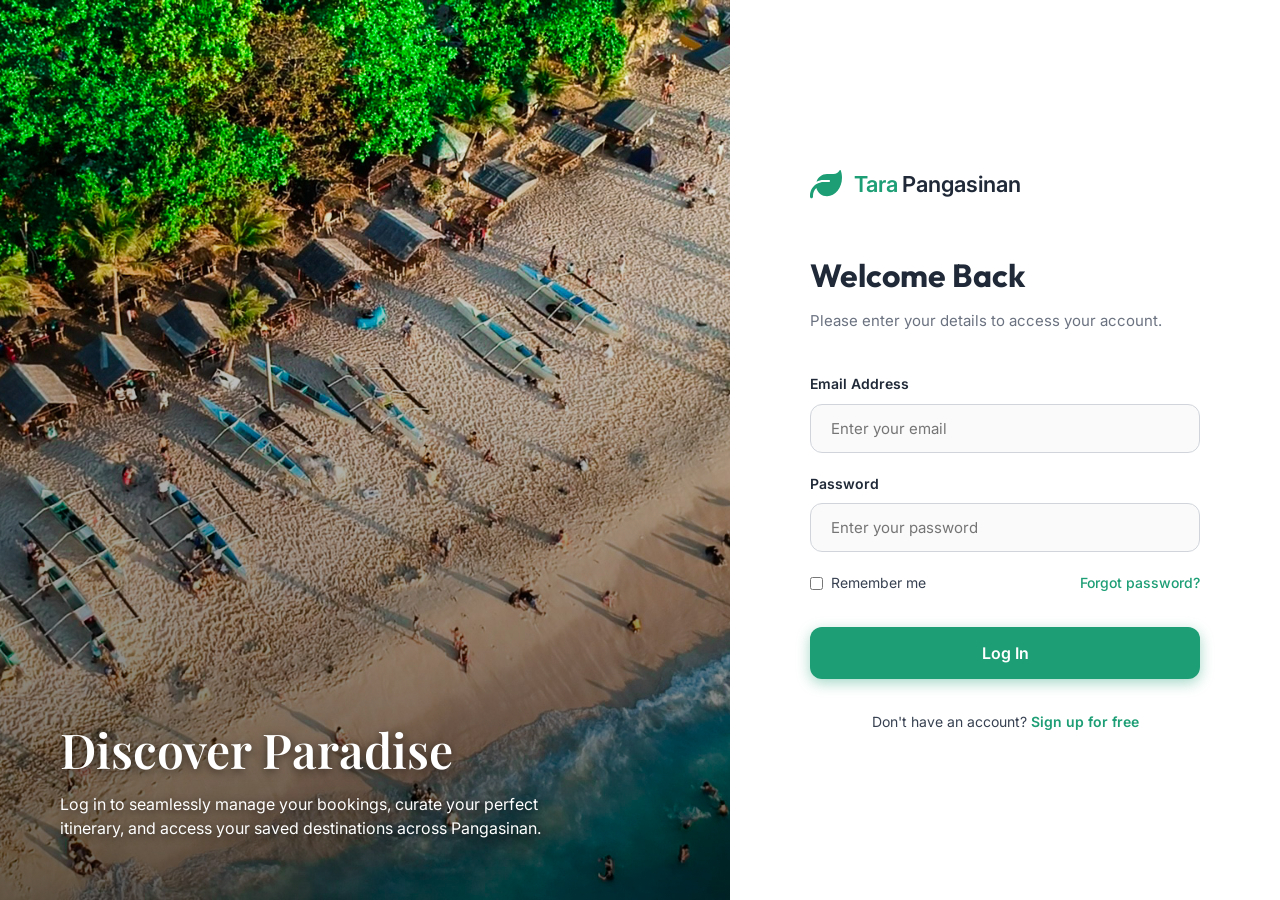
<file: login.html>
<!DOCTYPE html>
<html lang="en">
<head>
    <meta charset="UTF-8">
    <meta name="viewport" content="width=device-width, initial-scale=1.0">
    <meta name="description" content="Log in to your Tara Pangasinan account to manage your bookings and saved destinations.">
    <meta property="og:title" content="Log In | Tara Pangasinan">
    <meta property="og:description" content="Log in to your Tara Pangasinan account to manage your bookings and saved destinations.">
    <meta property="og:type" content="website">
    <link rel="preconnect" href="https://fonts.googleapis.com">
    <link rel="preconnect" href="https://fonts.gstatic.com" crossorigin>
    <link href="https://fonts.googleapis.com/css2?family=Inter:wght@400;500;600;700&family=Outfit:wght@300;400;500;600;700&family=Playfair+Display:ital,wght@0,400;0,500;0,600;0,700;1,400&display=swap" rel="stylesheet">
    <link rel="stylesheet" href="css/global/variables.css">
    <link rel="stylesheet" href="css/global/base.css">
    <link rel="stylesheet" href="css/pages/login/main.css">
    <link rel="icon" type="image/svg+xml" href="assets/icons/logo.svg">
    <title>Log In | Tara Pangasinan</title>
</head>
<body>
    <div class="auth-split-layout">
        
        <!-- Left Side: Image -->
        <div class="auth-image-side">
            <div class="auth-image-text">
                <h2>Discover Paradise</h2>
                <p>Log in to seamlessly manage your bookings, curate your perfect itinerary, and access your saved destinations across Pangasinan.</p>
            </div>
        </div>

        <!-- Right Side: Form -->
        <div class="auth-form-side">
            <a href="home.html" class="auth-logo">
                <img src="assets/icons/logo.svg" alt="Logo" width="32" height="32">
                <div class="auth-logo-text">
                    <span class="green">Tara</span>
                    <span class="dark">Pangasinan</span>
                </div>
            </a>

            <div class="auth-header">
                <h1>Welcome Back</h1>
                <p>Please enter your details to access your account.</p>
            </div>

            <form id="loginForm">
                <div class="form-group">
                    <label for="email">Email Address</label>
                    <input type="email" id="email" class="form-control" placeholder="Enter your email" required>
                </div>
                
                <div class="form-group">
                    <label for="password">Password</label>
                    <input type="password" id="password" class="form-control" placeholder="Enter your password" required>
                </div>

                <div class="auth-options">
                    <label>
                        <input type="checkbox" style="accent-color: var(--brand-green);"> Remember me
                    </label>
                    <a href="#">Forgot password?</a>
                </div>

                <div id="loginError" style="display:none;color:#dc2626;font-size:14px;margin-bottom:12px;padding:10px 12px;background:#fef2f2;border:1px solid #fecaca;border-radius:8px;"></div>

                <button type="submit" class="btn-auth" id="loginSubmit">Log In</button>
            </form>

            <div class="auth-footer">
                Don't have an account? <a href="register.html">Sign up for free</a>
            </div>
        </div>

    </div>
<script src="js/api.js"></script>
<script>
document.getElementById('loginForm').addEventListener('submit', function (e) {
    e.preventDefault();

    var email    = document.getElementById('email').value.trim();
    var password = document.getElementById('password').value;
    var errEl    = document.getElementById('loginError');
    var btn      = document.getElementById('loginSubmit');

    errEl.style.display = 'none';
    btn.disabled = true;
    btn.textContent = 'Logging in\u2026';

    Api.post('auth/login.php', { email: email, password: password })
        .then(function (data) {
            // Mirror to localStorage so existing UI code keeps working
            localStorage.setItem('tara_session', '1');
            localStorage.setItem('tara_user', JSON.stringify(data.user));

            // Merge any guest-saved spots into the server
            var guestSaves = JSON.parse(localStorage.getItem('tara_saved') || '[]');
            var merges = guestSaves.map(function (id) {
                return Api.post('saved/toggle.php', { spot_id: id, force: 'save' })
                           .catch(function () { /* ignore per-item errors */ });
            });
            Promise.all(merges).then(function () {
                window.location.href = 'home.html';
            });
        })
        .catch(function (err) {
            errEl.textContent = err.message;
            errEl.style.display = 'block';
            btn.disabled = false;
            btn.textContent = 'Log In';
        });
});
</script>
<script>
document.addEventListener('DOMContentLoaded', function() {
    var bgImages = [
        'assets/images/nature/hundred-island-national-park.jpg',
        'assets/images/nature/hundred-island-2.webp',
        'assets/images/beaches/bolinao-patar-beach-1.jpg',
        'assets/images/beaches/tondol-whitesand.jpg',
        'assets/images/nature/enchanted-cave.jpg',
        'assets/images/beaches/tambobong-beach.jpg'
    ];
    var randomImg = bgImages[Math.floor(Math.random() * bgImages.length)];
    var side = document.querySelector('.auth-image-side');
    if (side) {
        side.style.backgroundImage = 'url(' + randomImg + ')';
    }
});
</script>
</body>
</html>
</file>
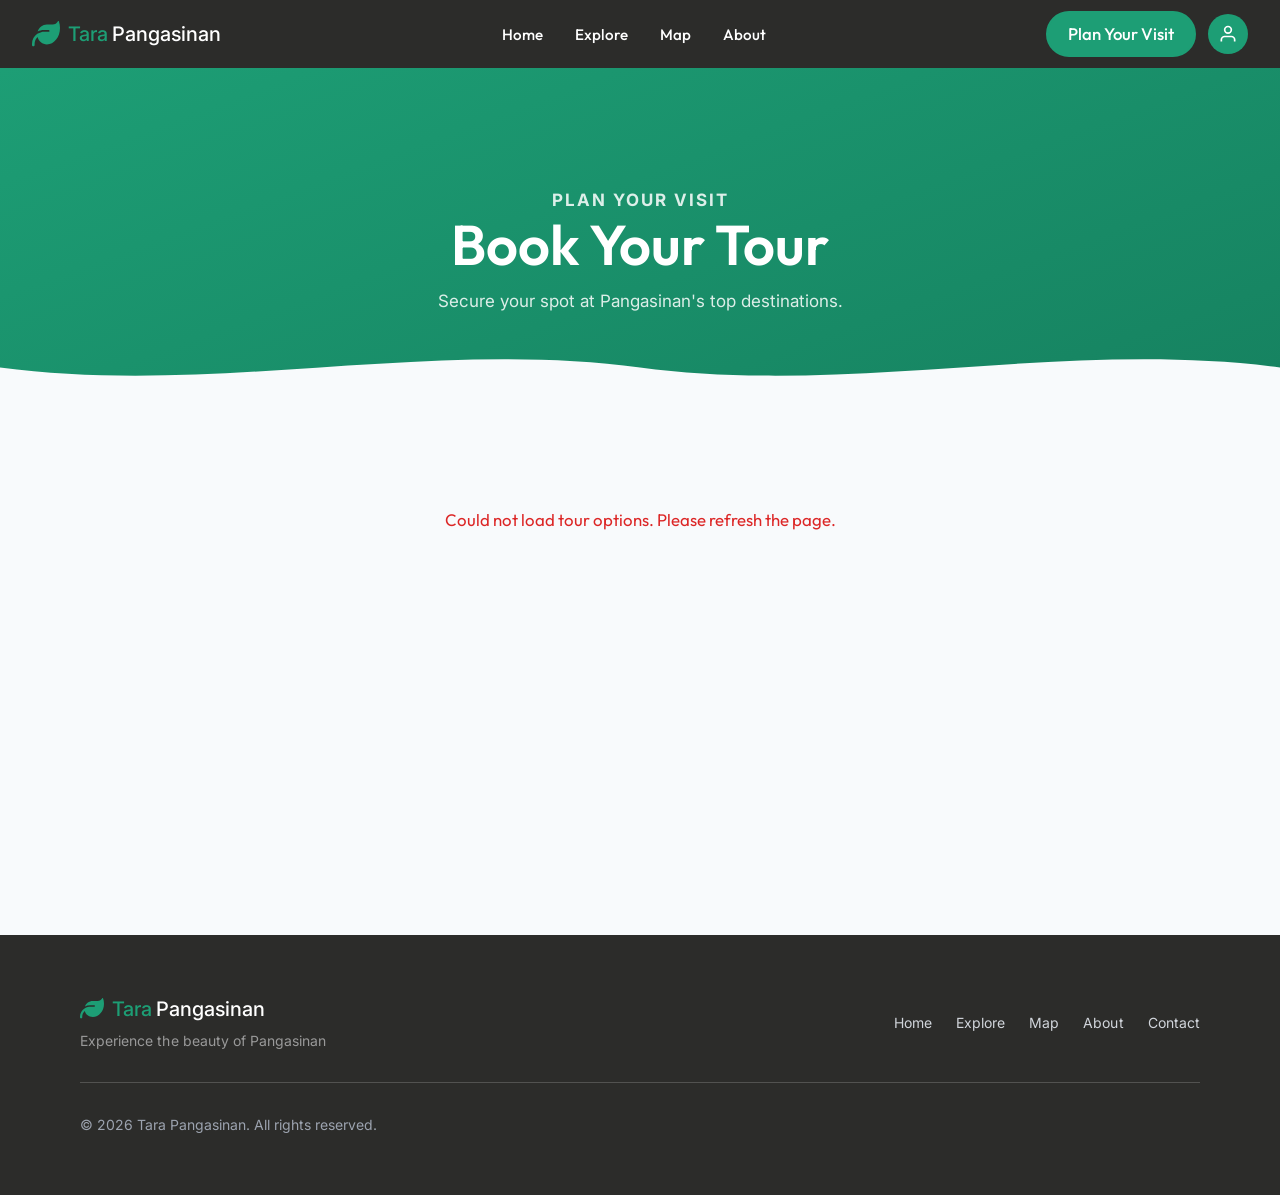
<file: plan.html>
<!DOCTYPE html>
<html lang="en">
<head>
    <meta charset="UTF-8">
    <meta name="viewport" content="width=device-width, initial-scale=1.0">
    <meta name="description" content="Plan your ultimate trip to Pangasinan. Book tours, find accommodations, and create your itinerary.">
    <meta property="og:title" content="Plan Your Visit | Tara Pangasinan">
    <meta property="og:description" content="Plan your ultimate trip to Pangasinan. Book tours, find accommodations, and create your itinerary.">
    <meta property="og:type" content="website">
    <link rel="preconnect" href="https://fonts.googleapis.com">
    <link rel="preconnect" href="https://fonts.gstatic.com" crossorigin>
    <link href="https://fonts.googleapis.com/css2?family=Inter:wght@400;500;600;700&family=Outfit:wght@300;400;500;600;700&family=Playfair+Display:ital,wght@0,400;0,500;0,600;0,700;1,400&display=swap" rel="stylesheet">
    <link rel="stylesheet" href="css/global/variables.css">
    <link rel="stylesheet" href="css/global/base.css">
    <link rel="stylesheet" href="css/global/navbar.css">
    <link rel="stylesheet" href="css/global/footer.css">
    <link rel="stylesheet" href="css/pages/plan/main.css">
    <link rel="icon" type="image/svg+xml" href="assets/icons/logo.svg">
    <title>Plan Your Visit | Tara Pangasinan</title>
</head>
<body>

    <!-- Navbar -->
    <header id="navbar-placeholder"></header>

    <!-- Hero -->
    <header class="plan-hero">
        <div class="plan-hero-content">
            <p class="plan-hero-label">Plan Your Visit</p>
            <h1>Book Your Tour</h1>
            <p>Secure your spot at Pangasinan's top destinations.</p>
        </div>
        <svg class="plan-hero-wave" viewBox="0 0 1440 64" xmlns="http://www.w3.org/2000/svg" preserveAspectRatio="none">
            <path d="M0,32 C240,64 480,0 720,32 C960,64 1200,0 1440,32 L1440,64 L0,64 Z" fill="#f8fafc"/>
        </svg>
    </header>

    <!-- Wizard -->
    <div class="wizard-wrapper">

        <!-- Progress Bar -->
        <div class="wizard-progress">
            <div class="progress-step active" id="prog-1">
                <div class="progress-dot">1</div>
                <span class="progress-label">Choose Tour</span>
            </div>
            <div class="progress-step" id="prog-2">
                <div class="progress-dot">2</div>
                <span class="progress-label">Schedule</span>
            </div>
            <div class="progress-step" id="prog-3">
                <div class="progress-dot">3</div>
                <span class="progress-label">Details</span>
            </div>
            <div class="progress-step" id="prog-4">
                <div class="progress-dot">4</div>
                <span class="progress-label">Review</span>
            </div>
        </div>

        <div class="wizard-inner">
            <!-- Left: Step Panels -->
            <div class="wizard-left">

                <!-- STEP 1: Choose Tour -->
                <div class="step-panel active" id="step-1">
                    <div class="step-panel-header">
                        <h2>Choose Your Tour</h2>
                        <p>Select a tour package to get started. Each includes a local guide.</p>
                    </div>

                    <div class="tour-grid" id="tour-grid">
                        <!-- JS-rendered -->
                    </div>

                    <div id="load-more-tours-wrapper" style="text-align:center;margin-top:24px;display:none;">
                        <button class="btn-outline" onclick="loadMoreTours()" type="button" style="padding:10px 24px;border-radius:50px;font-family:'Inter',sans-serif;font-weight:500;cursor:pointer;background:white;">
                            Load More Tours
                            <svg width="14" height="14" viewBox="0 0 24 24" fill="none" stroke="currentColor" stroke-width="2" style="vertical-align:middle;margin-left:4px;">
                                <polyline points="6 9 12 15 18 9"/>
                            </svg>
                        </button>
                    </div>

                    <div class="step-error" id="err-1">
                        <svg width="16" height="16" viewBox="0 0 24 24" fill="none" stroke="currentColor" stroke-width="2"><circle cx="12" cy="12" r="10"/><line x1="12" y1="8" x2="12" y2="12"/><line x1="12" y1="16" x2="12" y2="16"/></svg>
                        Please select a tour to continue.
                    </div>

                    <div class="step-nav">
                        <span></span>
                        <button class="btn-next" onclick="nextStep(1)">
                            Schedule
                            <svg width="16" height="16" viewBox="0 0 24 24" fill="none" stroke="currentColor" stroke-width="2.5"><polyline points="9 18 15 12 9 6"/></svg>
                        </button>
                    </div>
                </div>

                <!-- STEP 2: Schedule -->
                <div class="step-panel" id="step-2">
                    <div class="step-panel-header">
                        <h2>Pick a Date &amp; Time</h2>
                        <p>Choose when you'd like to go and how many guests will join.</p>
                    </div>

                    <div class="form-group">
                        <label>Select Date</label>
                        <input type="date" id="tour-date" class="form-control" onchange="onDateChange()">
                    </div>

                    <div class="form-group">
                        <label>Preferred Time Slot</label>
                        <div class="time-slots" id="time-slots">
                            <!-- JS-rendered -->
                        </div>
                    </div>

                    <div class="section-divider"></div>

                    <div class="form-group">
                        <label>Guests</label>
                        <div id="guest-counters">
                            <!-- JS-rendered -->
                        </div>
                    </div>

                    <div class="step-error" id="err-2">
                        <svg width="16" height="16" viewBox="0 0 24 24" fill="none" stroke="currentColor" stroke-width="2"><circle cx="12" cy="12" r="10"/><line x1="12" y1="8" x2="12" y2="12"/><line x1="12" y1="16" x2="12" y2="16"/></svg>
                        <span id="err-2-msg">Please select a date and time slot.</span>
                    </div>

                    <div class="step-nav">
                        <button class="btn-prev" onclick="prevStep(2)">
                            <svg width="16" height="16" viewBox="0 0 24 24" fill="none" stroke="currentColor" stroke-width="2.5"><polyline points="15 18 9 12 15 6"/></svg>
                            Back
                        </button>
                        <button class="btn-next" onclick="nextStep(2)">
                            Add Details
                            <svg width="16" height="16" viewBox="0 0 24 24" fill="none" stroke="currentColor" stroke-width="2.5"><polyline points="9 18 15 12 9 6"/></svg>
                        </button>
                    </div>
                </div>

                <!-- STEP 3: Details -->
                <div class="step-panel" id="step-3">
                    <div class="step-panel-header">
                        <h2>Add-ons &amp; Contact</h2>
                        <p>Enhance your experience and leave your contact details.</p>
                    </div>

                    <div class="form-group">
                        <label>Optional Add-ons</label>
                        <div class="addon-grid" id="addon-grid">
                            <!-- JS-rendered -->
                        </div>
                    </div>

                    <div class="section-divider"></div>

                    <div class="form-group">
                        <label>Promo Code</label>
                        <div class="promo-row">
                            <input type="text" class="promo-input" id="promo-input-step3" placeholder="e.g. TARA10" maxlength="20">
                            <button class="btn-promo" type="button" onclick="applyPromo('step3')">Apply</button>
                        </div>
                        <span class="promo-msg" id="promo-msg-step3"></span>
                    </div>

                    <div class="section-divider"></div>

                    <div class="form-group">
                        <label>Contact Details</label>
                        <input type="text" class="form-control" id="contact-name" placeholder="Full Name" style="margin-bottom:12px;">
                        <div class="form-row">
                            <input type="email" class="form-control" id="contact-email" placeholder="Email Address">
                            <input type="tel" class="form-control" id="contact-phone" placeholder="+63 9XX XXX XXXX">
                        </div>
                    </div>

                    <div class="form-group">
                        <label>Special Requests <span style="font-weight:400;color:var(--text-light);text-transform:none;letter-spacing:0;">(Optional)</span></label>
                        <textarea class="form-control form-textarea" id="contact-requests" placeholder="Any dietary needs, accessibility requirements, or special arrangements..."></textarea>
                    </div>

                    <div class="step-error" id="err-3">
                        <svg width="16" height="16" viewBox="0 0 24 24" fill="none" stroke="currentColor" stroke-width="2"><circle cx="12" cy="12" r="10"/><line x1="12" y1="8" x2="12" y2="12"/><line x1="12" y1="16" x2="12" y2="16"/></svg>
                        <span id="err-3-msg">Please fill in your name, email, and phone number.</span>
                    </div>

                    <div class="step-nav">
                        <button class="btn-prev" onclick="prevStep(3)">
                            <svg width="16" height="16" viewBox="0 0 24 24" fill="none" stroke="currentColor" stroke-width="2.5"><polyline points="15 18 9 12 15 6"/></svg>
                            Back
                        </button>
                        <button class="btn-next" onclick="nextStep(3)">
                            Review Booking
                            <svg width="16" height="16" viewBox="0 0 24 24" fill="none" stroke="currentColor" stroke-width="2.5"><polyline points="9 18 15 12 9 6"/></svg>
                        </button>
                    </div>
                </div>

                <!-- STEP 4: Review -->
                <div class="step-panel" id="step-4">
                    <div class="step-panel-header">
                        <h2>Review &amp; Confirm</h2>
                        <p>Double-check your booking details before confirming.</p>
                    </div>

                    <div class="review-section">
                        <p class="review-section-title">Selected Tour</p>
                        <div class="review-tour-card">
                            <div class="review-tour-img" id="review-tour-img"></div>
                            <div class="review-tour-info">
                                <h4 id="review-tour-name">—</h4>
                                <div class="review-row">
                                    <svg width="12" height="12" viewBox="0 0 24 24" fill="none" stroke="currentColor" stroke-width="2"><path d="M21 10c0 7-9 13-9 13s-9-6-9-13a9 9 0 0 1 18 0z"/><circle cx="12" cy="10" r="3"/></svg>
                                    <span id="review-tour-loc">—</span>
                                </div>
                                <div class="review-row">
                                    <svg width="12" height="12" viewBox="0 0 24 24" fill="none" stroke="currentColor" stroke-width="2"><circle cx="12" cy="12" r="10"/><polyline points="12 6 12 12 16 14"/></svg>
                                    <span id="review-tour-duration">—</span>
                                </div>
                            </div>
                        </div>
                    </div>

                    <div class="review-section">
                        <p class="review-section-title">Booking Details</p>
                        <div class="review-details-grid">
                            <div class="review-detail-item">
                                <div class="review-detail-label">Date</div>
                                <div class="review-detail-value" id="review-date">—</div>
                            </div>
                            <div class="review-detail-item">
                                <div class="review-detail-label">Time</div>
                                <div class="review-detail-value" id="review-time">—</div>
                            </div>
                            <div class="review-detail-item">
                                <div class="review-detail-label">Guests</div>
                                <div class="review-detail-value" id="review-guests">—</div>
                            </div>
                            <div class="review-detail-item">
                                <div class="review-detail-label">Meeting Point</div>
                                <div class="review-detail-value" id="review-meeting">—</div>
                            </div>
                        </div>
                    </div>

                    <div class="review-section" id="review-addons-section" style="display:none;">
                        <p class="review-section-title">Add-ons</p>
                        <div id="review-addons-list"></div>
                    </div>

                    <div class="review-section">
                        <p class="review-section-title">Contact</p>
                        <div class="review-details-grid">
                            <div class="review-detail-item">
                                <div class="review-detail-label">Name</div>
                                <div class="review-detail-value" id="review-name">—</div>
                            </div>
                            <div class="review-detail-item">
                                <div class="review-detail-label">Email</div>
                                <div class="review-detail-value" id="review-email" style="font-size:13px;">—</div>
                            </div>
                        </div>
                    </div>

                    <div class="policy-box">
                        <h4>
                            <svg width="14" height="14" viewBox="0 0 24 24" fill="none" stroke="currentColor" stroke-width="2"><path d="M10.29 3.86L1.82 18a2 2 0 0 0 1.71 3h16.94a2 2 0 0 0 1.71-3L13.71 3.86a2 2 0 0 0-3.42 0z"/><line x1="12" y1="9" x2="12" y2="13"/><line x1="12" y1="17" x2="12.01" y2="17"/></svg>
                            Cancellation Policy
                        </h4>
                        <p>Free cancellation up to 24 hours before your tour. Cancellations within 24 hours are non-refundable. Payment is made on-site — no credit card required to book.</p>
                    </div>

                    <label class="terms-check">
                        <input type="checkbox" id="terms-checkbox" onchange="onTermsChange()">
                        <span>I agree to the <a href="#">Terms &amp; Conditions</a> and <a href="#">Privacy Policy</a>. I confirm the details above are correct.</span>
                    </label>

                    <div class="step-error" id="err-4">
                        <svg width="16" height="16" viewBox="0 0 24 24" fill="none" stroke="currentColor" stroke-width="2"><circle cx="12" cy="12" r="10"/><line x1="12" y1="8" x2="12" y2="12"/><line x1="12" y1="16" x2="12" y2="16"/></svg>
                        Please agree to the terms and conditions.
                    </div>

                    <div class="step-nav">
                        <button class="btn-prev" onclick="prevStep(4)">
                            <svg width="16" height="16" viewBox="0 0 24 24" fill="none" stroke="currentColor" stroke-width="2.5"><polyline points="15 18 9 12 15 6"/></svg>
                            Back
                        </button>
                        <button class="btn-confirm" id="btn-confirm" onclick="submitBooking()" disabled>
                            <svg width="16" height="16" viewBox="0 0 24 24" fill="none" stroke="currentColor" stroke-width="2.5"><polyline points="20 6 9 17 4 12"/></svg>
                            Confirm Booking
                        </button>
                    </div>
                </div>

            </div><!-- /wizard-left -->

            <!-- Right: Summary Sidebar -->
            <div class="summary-container">
                <div class="summary-card">
                    <div id="summary-img-area">
                        <div class="summary-tour-img-placeholder">
                            <svg width="40" height="40" viewBox="0 0 24 24" fill="none" stroke="currentColor" stroke-width="1.5"><path d="M21 10c0 7-9 13-9 13s-9-6-9-13a9 9 0 0 1 18 0z"/><circle cx="12" cy="10" r="3"/></svg>
                            <p>Select a tour above</p>
                        </div>
                    </div>
                    <div class="summary-body">
                        <h3>Order Summary</h3>

                        <div id="summary-tour-details" style="display:none;">
                            <p class="summary-tour-name" id="sum-tour-name">—</p>
                            <p class="summary-tour-loc" id="sum-tour-loc">—</p>
                        </div>

                        <div class="summary-divider"></div>

                        <div class="summary-item" id="sum-date-row" style="display:none;">
                            <span>Date</span>
                            <span id="sum-date">—</span>
                        </div>
                        <div class="summary-item" id="sum-time-row" style="display:none;">
                            <span>Time</span>
                            <span id="sum-time">—</span>
                        </div>

                        <div id="sum-price-rows">
                            <div class="summary-item faded">
                                <span>Select a tour to see pricing</span>
                                <span></span>
                            </div>
                        </div>

                        <div id="sum-addon-rows" style="display:none;"></div>

                        <div id="sum-promo-row" class="summary-item discount" style="display:none;">
                            <span id="sum-promo-label">Promo</span>
                            <span id="sum-promo-val">—</span>
                        </div>

                        <div class="summary-divider"></div>

                        <div class="summary-total">
                            <span>Total</span>
                            <span id="sum-total">₱0</span>
                        </div>

                        <div class="summary-divider"></div>

                        <div style="margin-bottom: 4px;">
                            <div class="promo-row">
                                <input type="text" class="promo-input" id="promo-input-sidebar" placeholder="Promo code" maxlength="20">
                                <button class="btn-promo" type="button" onclick="applyPromo('sidebar')">Apply</button>
                            </div>
                            <span class="promo-msg" id="promo-msg-sidebar"></span>
                        </div>

                        <div class="trust-signals">
                            <div class="trust-item">
                                <svg width="14" height="14" viewBox="0 0 24 24" fill="none" stroke="currentColor" stroke-width="2"><path d="M12 22s8-4 8-10V5l-8-3-8 3v7c0 6 8 10 8 10z"/></svg>
                                Secure booking — no payment online
                            </div>
                            <div class="trust-item">
                                <svg width="14" height="14" viewBox="0 0 24 24" fill="none" stroke="currentColor" stroke-width="2"><polyline points="20 6 9 17 4 12"/></svg>
                                Free cancellation (24h before tour)
                            </div>
                            <div class="trust-item">
                                <svg width="14" height="14" viewBox="0 0 24 24" fill="none" stroke="currentColor" stroke-width="2"><circle cx="12" cy="12" r="10"/><path d="M8 14s1.5 2 4 2 4-2 4-2"/><line x1="9" y1="9" x2="9.01" y2="9"/><line x1="15" y1="9" x2="15.01" y2="9"/></svg>
                                Local expert guides included
                            </div>
                        </div>
                    </div>
                </div>
            </div><!-- /summary-container -->

        </div><!-- /wizard-inner -->
    </div><!-- /wizard-wrapper -->

    <!-- Success Modal -->
    <div class="modal-overlay" id="successModal">
        <div class="success-modal">
            <div class="success-icon">
                <svg width="34" height="34" viewBox="0 0 24 24" fill="none" stroke="currentColor" stroke-width="3"><polyline points="20 6 9 17 4 12"/></svg>
            </div>
            <h3>Booking Confirmed!</h3>
            <div class="booking-ref" id="modal-ref">TPG-XXXXXX</div>
            <p id="modal-desc">Your tour has been booked. A confirmation will be sent to your email.</p>
            <div class="modal-actions">
                <a href="profile.html" class="btn-primary w-100" style="padding:14px;display:flex;align-items:center;justify-content:center;gap:8px;border-radius:10px;font-size:15px;text-decoration:none;">
                    <svg width="16" height="16" viewBox="0 0 24 24" fill="none" stroke="currentColor" stroke-width="2"><path d="M20 21v-2a4 4 0 0 0-4-4H8a4 4 0 0 0-4 4v2"/><circle cx="12" cy="7" r="4"/></svg>
                    View in My Profile
                </a>
                <button onclick="resetWizard()" style="padding:12px;border-radius:10px;border:1.5px solid #d1d5db;background:transparent;font-family:'Inter',sans-serif;font-size:14px;font-weight:500;color:var(--text);cursor:pointer;width:100%;">
                    Book Another Tour
                </button>
            </div>
        </div>
    </div>

    <!-- Footer -->
    <footer id="footer-placeholder"></footer>

    <script>
    // ── DATA ──────────────────────────────────────────────────
    // Loaded from API on page init
    let TOURS      = [];
    let ADDONS     = [];
    let TIME_SLOTS = [];
    // PROMOS is no longer a client-side object — validated via API


    // ── STATE ─────────────────────────────────────────────────
    const state = {
        step: 1,
        tourId: null,
        tourLimit: 8,
        date: '',
        time: '',
        adults: 2,
        children: 0,
        infants: 0,
        addons: new Set(),
        name: '',
        email: '',
        phone: '',
        requests: '',
        promoCode: '',
        promoDiscount: 0
    };

    // ── INIT ──────────────────────────────────────────────────
    document.addEventListener('DOMContentLoaded', () => {
        const today = new Date().toISOString().split('T')[0];
        document.getElementById('tour-date').min = today;

        // Bootstrap from API
        Api.get('spots/tours.php')
            .then(function (data) {
                TOURS      = data.tours;
                ADDONS     = data.addons;
                TIME_SLOTS = data.time_slots;

                // Now safe to render the wizard
                const urlTour = new URLSearchParams(window.location.search).get('tour');
                if (urlTour && TOURS.some(t => t.id === urlTour)) {
                    state.tourId = urlTour;
                    // Automatically expand the load limit so the selected tour is visible
                    const tourIndex = TOURS.findIndex(t => t.id === urlTour);
                    if (tourIndex >= state.tourLimit) {
                        state.tourLimit = Math.ceil((tourIndex + 1) / 8) * 8;
                    }
                }
                
                renderTourCards();
                renderTimeSlots();
                renderGuestCounters();
                renderAddonCards();
                
                if (state.tourId) {
                    const id = state.tourId;
                    state.tourId = null; // Clear temporarily to bypass the toggle-off logic
                    selectTour(id);
                    if (urlTour) {
                        nextStep(1);
                    }
                } else {
                    updateSummary();
                }
            })
            .catch(function (err) {
                console.error('Failed to load tour data:', err);
                document.querySelector('.wizard-wrapper').innerHTML =
                    '<p style="text-align:center;padding:64px;color:#dc2626;">' +
                    'Could not load tour options. Please refresh the page.</p>';
            });
    });

    // ── RENDER FUNCTIONS ──────────────────────────────────────
    function renderTourCards() {
        const grid = document.getElementById('tour-grid');
        const visibleTours = TOURS.slice(0, state.tourLimit);
        
        grid.innerHTML = visibleTours.map(t => `
            <div class="tour-card ${state.tourId === t.id ? 'selected' : ''}" onclick="selectTour('${t.id}')" id="tc-${t.id}">
                <div class="tour-card-check">
                    <svg width="12" height="12" viewBox="0 0 24 24" fill="none" stroke="white" stroke-width="3"><polyline points="20 6 9 17 4 12"/></svg>
                </div>
                <div class="tour-card-img" style="background-image:url('${t.image}')">
                    <span class="tour-card-badge" style="background:${t.badge_color}">${t.badge}</span>
                </div>
                <div class="tour-card-body">
                    <p class="tour-card-name">${t.name}</p>
                    <p class="tour-card-loc">
                        <svg width="11" height="11" viewBox="0 0 24 24" fill="none" stroke="currentColor" stroke-width="2"><path d="M21 10c0 7-9 13-9 13s-9-6-9-13a9 9 0 0 1 18 0z"/><circle cx="12" cy="10" r="3"/></svg>
                        ${t.location} &nbsp;·&nbsp; ${t.duration}
                    </p>
                    <div class="tour-card-meta">
                        <p class="tour-card-price">₱${t.price.toLocaleString()} <span>/person</span></p>
                        <span class="tour-card-rating">⭐ ${t.rating} (${t.reviews_count})</span>
                    </div>
                </div>
            </div>
        `).join('');

        const loadMoreWrapper = document.getElementById('load-more-tours-wrapper');
        if (state.tourLimit < TOURS.length) {
            loadMoreWrapper.style.display = 'block';
        } else {
            loadMoreWrapper.style.display = 'none';
        }
    }

    function loadMoreTours() {
        state.tourLimit += 8;
        renderTourCards();
    }

    function renderTimeSlots() {
        document.getElementById('time-slots').innerHTML = TIME_SLOTS.map(ts => `
            <div class="time-slot ${state.time === ts.value ? 'selected' : ''}" onclick="selectTime('${ts.value}')" id="ts-${ts.value.replace(':','').replace(' ','')}">
                <div class="time-slot-icon">${ts.icon}</div>
                <div class="time-slot-info">
                    <div class="time-slot-time">${ts.value}</div>
                    <div class="time-slot-label">${ts.label}</div>
                </div>
                <div class="time-slot-radio"></div>
            </div>
        `).join('');
    }

    function renderGuestCounters() {
        const types = [
            { key: 'adults',   label: 'Adults',   sub: 'Age 13+',         min: 1, max: 20 },
            { key: 'children', label: 'Children', sub: 'Ages 3–12 (50% off)', min: 0, max: 20 },
            { key: 'infants',  label: 'Infants',  sub: 'Under 3 (Free)',   min: 0, max: 5  }
        ];
        document.getElementById('guest-counters').innerHTML = types.map(g => `
            <div class="guest-counter-row">
                <div class="guest-info">
                    <h4>${g.label}</h4>
                    <p>${g.sub}</p>
                </div>
                <div class="guest-controls">
                    <button class="btn-counter" type="button" onclick="updateGuests('${g.key}',-1)" id="dec-${g.key}" ${state[g.key] <= g.min ? 'disabled' : ''}>−</button>
                    <span class="guest-count" id="cnt-${g.key}">${state[g.key]}</span>
                    <button class="btn-counter" type="button" onclick="updateGuests('${g.key}',1)" id="inc-${g.key}" ${state[g.key] >= g.max ? 'disabled' : ''}>+</button>
                </div>
            </div>
        `).join('');
    }

    function renderAddonCards() {
        document.getElementById('addon-grid').innerHTML = ADDONS.map(a => `
            <div class="addon-card ${state.addons.has(a.id) ? 'selected' : ''}" onclick="toggleAddon('${a.id}')" id="ac-${a.id}">
                <div class="addon-checkbox">
                    ${state.addons.has(a.id) ? '<svg width="10" height="10" viewBox="0 0 24 24" fill="none" stroke="white" stroke-width="3"><polyline points="20 6 9 17 4 12"/></svg>' : ''}
                </div>
                <div class="addon-info">
                    <p class="addon-name">${a.name}</p>
                    <p class="addon-desc">${a.description}</p>
                    <p class="addon-price">+₱${a.price.toLocaleString()}/group</p>
                </div>
            </div>
        `).join('');
    }

    // ── STATE UPDATERS ────────────────────────────────────────
    function selectTour(id) {
        // Toggle: clicking the already-selected card deselects it
        if (state.tourId === id) {
            state.tourId = null;
            document.querySelectorAll('.tour-card').forEach(c => c.classList.remove('selected'));
            updateSummary();
            return;
        }
        state.tourId = id;
        document.querySelectorAll('.tour-card').forEach(c => c.classList.remove('selected'));
        document.getElementById('tc-' + id).classList.add('selected');
        hideError(1);
        updateSummary();
    }

    function selectTime(val) {
        state.time = val;
        document.querySelectorAll('.time-slot').forEach(s => s.classList.remove('selected'));
        const key = val.replace(':','').replace(' ','');
        document.getElementById('ts-' + key).classList.add('selected');
        hideError(2);
        updateSummary();
    }

    function onDateChange() {
        state.date = document.getElementById('tour-date').value;
        hideError(2);
        updateSummary();
    }

    function updateGuests(type, delta) {
        const min = type === 'adults' ? 1 : 0;
        const max = type === 'infants' ? 5 : 20;
        const next = state[type] + delta;
        if (next < min || next > max) return;
        state[type] = next;
        document.getElementById('cnt-' + type).textContent = next;
        document.getElementById('dec-' + type).disabled = (next <= min);
        document.getElementById('inc-' + type).disabled = (next >= max);
        updateSummary();
    }

    function toggleAddon(id) {
        if (state.addons.has(id)) state.addons.delete(id);
        else state.addons.add(id);
        renderAddonCards();
        updateSummary();
    }

    function onTermsChange() {
        const checked = document.getElementById('terms-checkbox').checked;
        document.getElementById('btn-confirm').disabled = !checked;
        if (checked) hideError(4);
    }

    // ── PROMO CODE ────────────────────────────────────────────
    function applyPromo(source) {
        const inputId = source === 'sidebar' ? 'promo-input-sidebar' : 'promo-input-step3';
        const msgId   = source === 'sidebar' ? 'promo-msg-sidebar'   : 'promo-msg-step3';
        const code = document.getElementById(inputId).value.trim().toUpperCase();
        const msgEl = document.getElementById(msgId);

        if (!code) { 
            msgEl.textContent = ''; 
            state.promoCode = '';
            state.promoDiscount = 0;
            updateSummary();
            return; 
        }

        msgEl.textContent = 'Checking…';
        msgEl.className = 'promo-msg';
        msgEl.style.color = '#6b7280';

        Api.post('promos/validate.php', { code: code })
            .then(function (data) {
                state.promoCode      = data.code;
                state.promoDiscount  = { type: data.discount_type, value: data.discount_value };
                document.getElementById('promo-input-sidebar').value = data.code;
                document.getElementById('promo-input-step3').value   = data.code;
                msgEl.textContent    = '✓ Code applied: ' + data.label;
                msgEl.className = 'promo-msg success';
                msgEl.style.color    = 'var(--brand-green)';
                updateSummary();
            })
            .catch(function (err) {
                state.promoCode = '';
                state.promoDiscount = 0;
                msgEl.textContent = '✗ ' + err.message;
                msgEl.className = 'promo-msg error';
                msgEl.style.color = '#dc2626';
                updateSummary();
            });
    }

    // ── COMPUTE TOTAL ─────────────────────────────────────────
    function computeTotal() {
        const tour = TOURS.find(t => t.id === state.tourId);
        if (!tour) return { adultTotal: 0, childTotal: 0, infantTotal: 0, addonTotal: 0, subtotal: 0, discount: 0, total: 0 };

        const adultTotal  = state.adults   * tour.price;
        const childTotal  = state.children * tour.price * 0.5;
        const infantTotal = 0;
        const addonTotal  = [...state.addons].reduce((sum, id) => {
            const a = ADDONS.find(x => x.id === id);
            return sum + (a ? a.price : 0);
        }, 0);
        const subtotal = adultTotal + childTotal + infantTotal + addonTotal;

        let discount = 0;
        if (state.promoCode && state.promoDiscount) {
            if (state.promoDiscount.type === 'percent') {
                discount = Math.round(subtotal * state.promoDiscount.value / 100);
            } else {
                discount = Math.min(state.promoDiscount.value, subtotal);
            }
        }

        return { adultTotal, childTotal, infantTotal, addonTotal, subtotal, discount, total: Math.max(0, subtotal - discount) };
    }

    // ── UPDATE SUMMARY ────────────────────────────────────────
    function updateSummary() {
        const tour = TOURS.find(t => t.id === state.tourId);
        const { adultTotal, childTotal, addonTotal, discount, total } = computeTotal();

        // Tour image + name
        const imgArea = document.getElementById('summary-img-area');
        const tourDetails = document.getElementById('summary-tour-details');
        if (tour) {
            imgArea.innerHTML = `<div class="summary-tour-img" style="background-image:url('${tour.image}')"></div>`;
            document.getElementById('sum-tour-name').textContent = tour.name;
            document.getElementById('sum-tour-loc').textContent  = tour.location + ' · ' + tour.duration;
            tourDetails.style.display = 'block';
        } else {
            imgArea.innerHTML = `<div class="summary-tour-img-placeholder"><svg width="40" height="40" viewBox="0 0 24 24" fill="none" stroke="currentColor" stroke-width="1.5"><path d="M21 10c0 7-9 13-9 13s-9-6-9-13a9 9 0 0 1 18 0z"/><circle cx="12" cy="10" r="3"/></svg><p>Select a tour above</p></div>`;
            tourDetails.style.display = 'none';
        }

        // Date / Time rows
        const dateRow = document.getElementById('sum-date-row');
        const timeRow = document.getElementById('sum-time-row');
        if (state.date) { dateRow.style.display = 'flex'; document.getElementById('sum-date').textContent = formatDate(state.date); }
        else dateRow.style.display = 'none';
        if (state.time) { timeRow.style.display = 'flex'; document.getElementById('sum-time').textContent = state.time; }
        else timeRow.style.display = 'none';

        // Price rows
        const priceRows = document.getElementById('sum-price-rows');
        if (tour) {
            let html = '';
            html += `<div class="summary-item"><span>Adults × ${state.adults}</span><span>₱${adultTotal.toLocaleString()}</span></div>`;
            if (state.children > 0)
                html += `<div class="summary-item"><span>Children × ${state.children}</span><span>₱${childTotal.toLocaleString()}</span></div>`;
            if (state.infants > 0)
                html += `<div class="summary-item faded"><span>Infants × ${state.infants}</span><span>Free</span></div>`;
            priceRows.innerHTML = html;
        } else {
            priceRows.innerHTML = `<div class="summary-item faded"><span>Select a tour to see pricing</span><span></span></div>`;
        }

        // Add-ons
        const addonRows = document.getElementById('sum-addon-rows');
        if (state.addons.size > 0) {
            addonRows.style.display = 'block';
            addonRows.innerHTML = [...state.addons].map(id => {
                const a = ADDONS.find(x => x.id === id);
                return a ? `<div class="summary-item faded"><span>${a.name}</span><span>+₱${a.price.toLocaleString()}</span></div>` : '';
            }).join('');
        } else {
            addonRows.style.display = 'none';
            addonRows.innerHTML = '';
        }

        // Promo
        const promoRow = document.getElementById('sum-promo-row');
        if (discount > 0) {
            promoRow.style.display = 'flex';
            document.getElementById('sum-promo-label').textContent = 'Promo (' + state.promoCode + ')';
            document.getElementById('sum-promo-val').textContent   = '−₱' + discount.toLocaleString();
        } else {
            promoRow.style.display = 'none';
        }

        // Total
        document.getElementById('sum-total').textContent = tour ? '₱' + total.toLocaleString() : '₱0';
    }

    // ── STEP NAVIGATION ───────────────────────────────────────
    function validateStep(n) {
        if (n === 1) {
            if (!state.tourId) { showError(1); return false; }
        }
        if (n === 2) {
            if (!state.date) {
                document.getElementById('err-2-msg').textContent = 'Please select a date.';
                showError(2); return false;
            }
            if (!state.time) {
                document.getElementById('err-2-msg').textContent = 'Please select a time slot.';
                showError(2); return false;
            }
        }
        if (n === 3) {
            const name  = document.getElementById('contact-name').value.trim();
            const email = document.getElementById('contact-email').value.trim();
            const phone = document.getElementById('contact-phone').value.trim();
            if (!name || !email || !phone) {
                document.getElementById('err-3-msg').textContent = 'Please fill in your name, email, and phone number.';
                showError(3); return false;
            }
            if (!/^[^\s@]+@[^\s@]+\.[^\s@]+$/.test(email)) {
                document.getElementById('err-3-msg').textContent = 'Please enter a valid email address.';
                showError(3); return false;
            }
            state.name  = name;
            state.email = email;
            state.phone = phone;
            state.requests = document.getElementById('contact-requests').value.trim();
        }
        return true;
    }

    function nextStep(current) {
        if (!validateStep(current)) return;
        goToStep(current + 1);
    }

    function prevStep(current) {
        goToStep(current - 1);
    }

    function goToStep(n) {
        document.getElementById('step-' + state.step).classList.remove('active');
        document.getElementById('prog-' + state.step).classList.remove('active');

        // Mark completed steps
        for (let i = 1; i < n; i++) {
            const prog = document.getElementById('prog-' + i);
            prog.classList.remove('active');
            prog.classList.add('completed');
            prog.querySelector('.progress-dot').innerHTML = '<svg width="12" height="12" viewBox="0 0 24 24" fill="none" stroke="white" stroke-width="3"><polyline points="20 6 9 17 4 12"/></svg>';
        }

        state.step = n;
        document.getElementById('step-' + n).classList.add('active');
        document.getElementById('prog-' + n).classList.add('active');
        document.getElementById('prog-' + n).classList.remove('completed');
        document.getElementById('prog-' + n).querySelector('.progress-dot').textContent = n;

        if (n === 4) renderReview();
        window.scrollTo({ top: 0, behavior: 'smooth' });
    }

    // ── REVIEW RENDER ─────────────────────────────────────────
    function renderReview() {
        const tour = TOURS.find(t => t.id === state.tourId);
        if (!tour) return;

        document.getElementById('review-tour-img').style.backgroundImage = `url('${tour.image}')`;
        document.getElementById('review-tour-name').textContent     = tour.name;
        document.getElementById('review-tour-loc').textContent      = tour.location;
        document.getElementById('review-tour-duration').textContent = tour.duration;
        document.getElementById('review-date').textContent          = formatDate(state.date);
        document.getElementById('review-time').textContent          = state.time;
        document.getElementById('review-meeting').textContent       = tour.meeting_point;
        document.getElementById('review-name').textContent          = state.name;
        document.getElementById('review-email').textContent         = state.email;

        const guestParts = [`${state.adults} Adult${state.adults !== 1 ? 's' : ''}`];
        if (state.children > 0) guestParts.push(`${state.children} Child${state.children !== 1 ? 'ren' : ''}`);
        if (state.infants  > 0) guestParts.push(`${state.infants} Infant${state.infants !== 1 ? 's' : ''}`);
        document.getElementById('review-guests').textContent = guestParts.join(', ');

        const addonsSection = document.getElementById('review-addons-section');
        const addonsList    = document.getElementById('review-addons-list');
        if (state.addons.size > 0) {
            addonsSection.style.display = 'block';
            addonsList.innerHTML = [...state.addons].map(id => {
                const a = ADDONS.find(x => x.id === id);
                return a ? `<div class="review-row" style="margin-bottom:6px;"><svg width="12" height="12" viewBox="0 0 24 24" fill="none" stroke="#1D9E75" stroke-width="2.5"><polyline points="20 6 9 17 4 12"/></svg><span style="color:var(--dark);font-weight:500;">${a.name}</span><span style="margin-left:auto;color:var(--brand-green);">+₱${a.price.toLocaleString()}</span></div>` : '';
            }).join('');
        } else {
            addonsSection.style.display = 'none';
        }

        updateSummary();
    }

    // ── SUBMIT ────────────────────────────────────────────────
    function submitBooking() {
        if (!document.getElementById('terms-checkbox').checked) {
            showError(4); return;
        }

        const btn = document.getElementById('btn-confirm');
        btn.disabled = true;
        btn.innerHTML = '<svg width="16" height="16" viewBox="0 0 24 24" fill="none" stroke="currentColor" stroke-width="2.5"><polyline points="20 6 9 17 4 12"/></svg> Booking…';

        const payload = {
            tour_id:    state.tourId,
            date:       state.date,
            time:       state.time,
            adults:     state.adults,
            children:   state.children,
            infants:    state.infants,
            addon_ids:  [...state.addons],
            promo_code: state.promoCode || null,
            name:       state.name,
            email:      state.email,
            phone:      state.phone,
            requests:   state.requests
        };

        Api.post('bookings/create.php', payload)
            .then(function (data) {
                document.getElementById('modal-ref').textContent = data.ref;
                document.getElementById('modal-desc').textContent =
                    data.tour_name + ' on ' + formatDate(data.tour_date) +
                    ' at ' + data.tour_time + '. Confirmation sent to ' + data.email + '.';
                document.getElementById('successModal').classList.add('active');

                btn.disabled = false;
                btn.innerHTML = '<svg width="16" height="16" viewBox="0 0 24 24" fill="none" stroke="currentColor" stroke-width="2.5"><polyline points="20 6 9 17 4 12"/></svg> Confirm Booking';
            })
            .catch(function (err) {
                alert('Booking failed: ' + err.message);
                btn.disabled = false;
                btn.innerHTML = '<svg width="16" height="16" viewBox="0 0 24 24" fill="none" stroke="currentColor" stroke-width="2.5"><polyline points="20 6 9 17 4 12"/></svg> Confirm Booking';
            });
    }

    function resetWizard() {
        document.getElementById('successModal').classList.remove('active');
        state.tourId = null; state.date = ''; state.time = '';
        state.adults = 2; state.children = 0; state.infants = 0;
        state.addons = new Set(); state.name = ''; state.email = '';
        state.phone = ''; state.requests = ''; state.promoCode = ''; state.promoDiscount = 0;
        document.querySelectorAll('.progress-step').forEach((el, i) => {
            el.classList.remove('active', 'completed');
            el.querySelector('.progress-dot').textContent = i + 1;
        });
        document.querySelectorAll('.step-panel').forEach(p => p.classList.remove('active'));
        document.getElementById('step-1').classList.add('active');
        document.getElementById('prog-1').classList.add('active');
        state.step = 1;
        renderTourCards(); renderTimeSlots(); renderGuestCounters(); renderAddonCards(); updateSummary();
        window.scrollTo({ top: 0, behavior: 'smooth' });
    }

    // ── HELPERS ───────────────────────────────────────────────
    function formatDate(dateStr) {
        if (!dateStr) return '—';
        const d = new Date(dateStr + 'T00:00:00');
        return d.toLocaleDateString('en-PH', { weekday: 'short', year: 'numeric', month: 'long', day: 'numeric' });
    }

    function showError(step) {
        const el = document.getElementById('err-' + step);
        el.classList.add('visible');
        el.scrollIntoView({ behavior: 'smooth', block: 'nearest' });
    }

    function hideError(step) {
        document.getElementById('err-' + step).classList.remove('visible');
    }
    </script>

    <script src="js/api.js"></script>
    <script src="js/components.js"></script>
    <script src="js/main.js"></script>
</body>
</html>
</file>
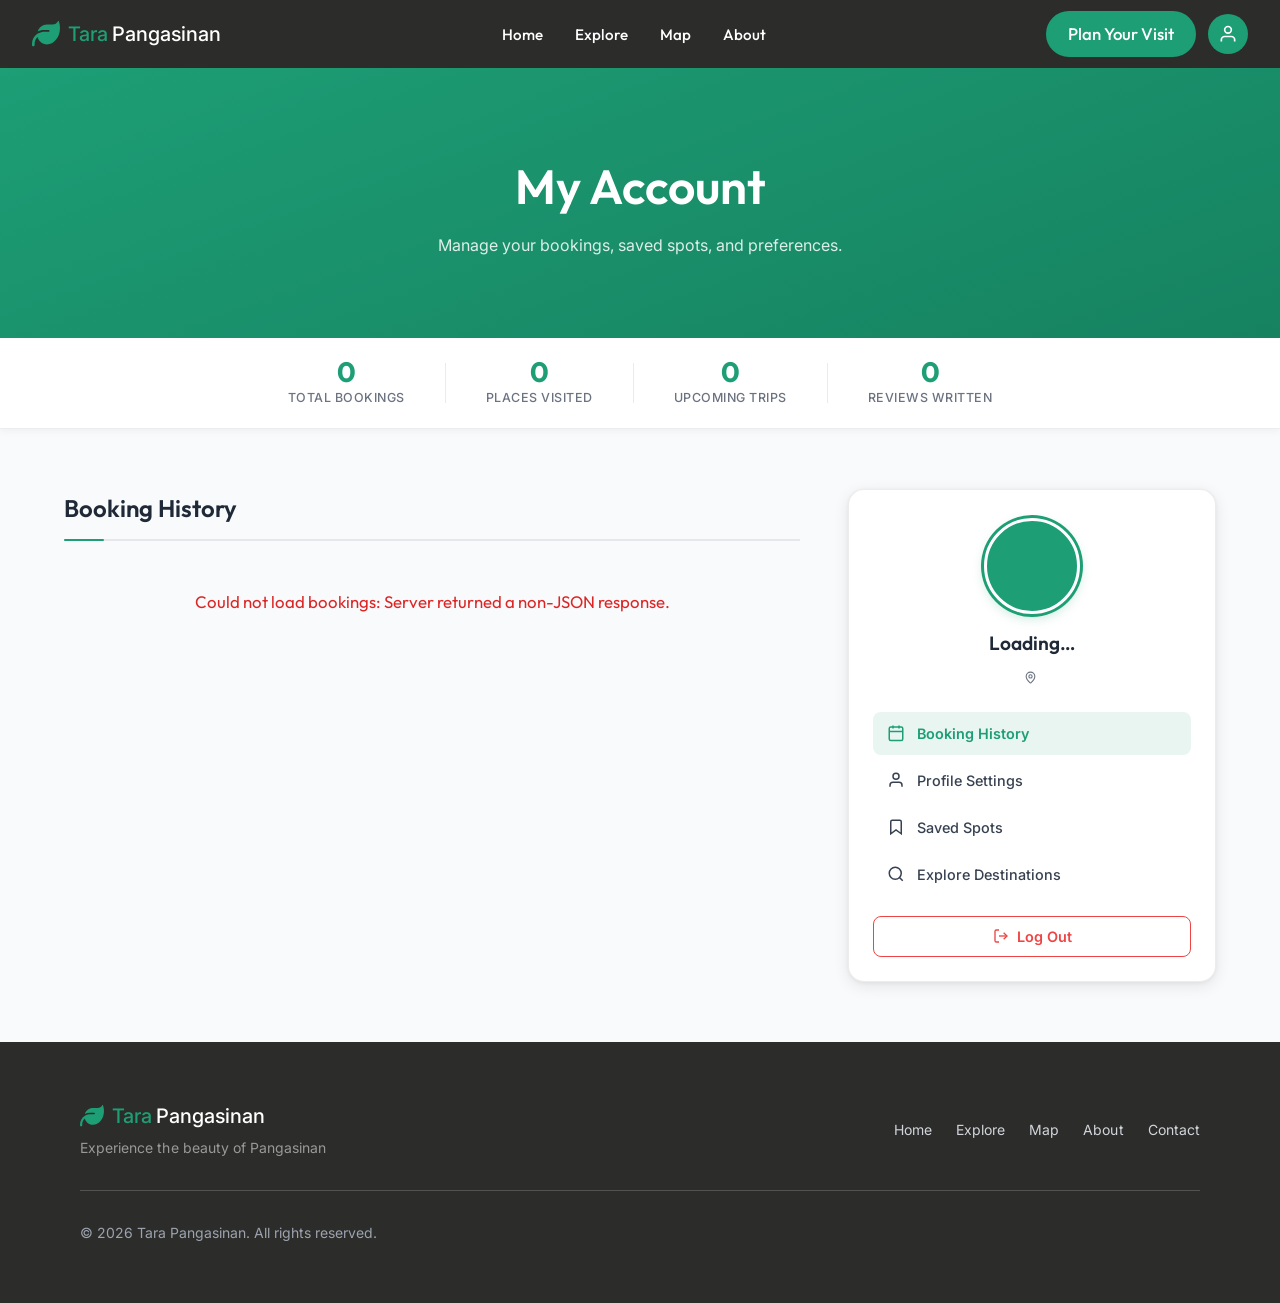
<file: profile.html>
<!DOCTYPE html>
<html lang="en">
<head>
    <meta charset="UTF-8">
    <meta name="viewport" content="width=device-width, initial-scale=1.0">
    <meta name="description" content="Manage your Tara Pangasinan profile, view booking history, and access your saved destinations.">
    <meta property="og:title" content="My Profile | Tara Pangasinan">
    <meta property="og:description" content="Manage your Tara Pangasinan profile, view booking history, and access your saved destinations.">
    <meta property="og:type" content="website">
    <link rel="preconnect" href="https://fonts.googleapis.com">
    <link rel="preconnect" href="https://fonts.gstatic.com" crossorigin>
    <link href="https://fonts.googleapis.com/css2?family=Inter:wght@400;500;600;700&family=Outfit:wght@300;400;500;600;700&family=Playfair+Display:ital,wght@0,400;0,500;0,600;0,700;1,400&display=swap" rel="stylesheet">
    <link rel="stylesheet" href="css/pages/profile/main.css">
    <link rel="icon" type="image/svg+xml" href="assets/icons/logo.svg">
    <title>My Profile | Tara Pangasinan</title>
</head>
<body>

    <!-- Navbar -->
    <header id="navbar-placeholder"></header>

    <!-- Hero -->
    <header class="profile-hero">
        <div class="profile-hero-content">
            <h1>My Account</h1>
            <p>Manage your bookings, saved spots, and preferences.</p>
        </div>
    </header>

    <!-- Stats Bar -->
    <div class="profile-stats-bar">
        <div class="profile-stats-inner">
            <div class="profile-stat">
                <span class="profile-stat-value" id="stat-total">0</span>
                <span class="profile-stat-label">Total Bookings</span>
            </div>
            <div class="profile-stat-divider"></div>
            <div class="profile-stat">
                <span class="profile-stat-value" id="stat-visited">0</span>
                <span class="profile-stat-label">Places Visited</span>
            </div>
            <div class="profile-stat-divider"></div>
            <div class="profile-stat">
                <span class="profile-stat-value" id="stat-upcoming">0</span>
                <span class="profile-stat-label">Upcoming Trips</span>
            </div>
            <div class="profile-stat-divider"></div>
            <div class="profile-stat">
                <span class="profile-stat-value" id="stat-reviews">0</span>
                <span class="profile-stat-label">Reviews Written</span>
            </div>
        </div>
    </div>

    <!-- Main Layout -->
    <main class="container main-layout">

        <!-- LEFT: Content Panels -->
        <div class="content-left">

            <!-- Panel: Booking History (default) -->
            <section class="profile-section" id="panel-bookings">
                <h2>Booking History</h2>
                <div id="bookings-container">
                    <!-- Dynamically rendered from API: api/bookings/list.php -->
                </div>
            </section>

            <!-- Panel: Profile Settings (hidden by default) -->
            <section class="profile-section" id="panel-settings" style="display:none;">
                <h2>Profile Settings</h2>

                <form class="profile-form" onsubmit="handleSaveProfile(event)">
                    <div class="form-row">
                        <div class="form-group">
                            <label for="pf-firstname">First Name</label>
                            <input type="text" id="pf-firstname" class="form-control" placeholder="First name">
                        </div>
                        <div class="form-group">
                            <label for="pf-lastname">Last Name</label>
                            <input type="text" id="pf-lastname" class="form-control" placeholder="Last name">
                        </div>
                    </div>
                    <div class="form-group">
                        <label for="pf-email">Email Address</label>
                        <input type="email" id="pf-email" class="form-control" placeholder="Email address">
                    </div>
                    <div class="form-row">
                        <div class="form-group">
                            <label for="pf-phone">Phone Number</label>
                            <input type="tel" id="pf-phone" class="form-control" placeholder="e.g. +63 917 234 5678">
                        </div>
                        <div class="form-group">
                            <label for="pf-city">City / Municipality</label>
                            <input type="text" id="pf-city" class="form-control" placeholder="City / Municipality">
                        </div>
                    </div>
                    <div class="form-group">
                        <label for="pf-bio">About Me</label>
                        <textarea id="pf-bio" class="form-control form-textarea" rows="4" placeholder="Tell us a bit about yourself"></textarea>
                    </div>

                    <div class="form-section-divider">
                        <span>Change Password</span>
                    </div>

                    <div class="form-group">
                        <label for="pf-current-pw">Current Password</label>
                        <input type="password" id="pf-current-pw" class="form-control" placeholder="Enter current password">
                    </div>
                    <div class="form-row">
                        <div class="form-group">
                            <label for="pf-new-pw">New Password</label>
                            <input type="password" id="pf-new-pw" class="form-control" placeholder="New password">
                        </div>
                        <div class="form-group">
                            <label for="pf-confirm-pw">Confirm Password</label>
                            <input type="password" id="pf-confirm-pw" class="form-control" placeholder="Confirm new password">
                        </div>
                    </div>

                    <div class="form-actions">
                        <button type="submit" class="btn-save-profile">
                            <svg width="16" height="16" viewBox="0 0 24 24" fill="none" stroke="currentColor" stroke-width="2"><path d="M19 21H5a2 2 0 0 1-2-2V5a2 2 0 0 1 2-2h11l5 5v11a2 2 0 0 1-2 2z"/><polyline points="17 21 17 13 7 13 7 21"/><polyline points="7 3 7 8 15 8"/></svg>
                            Save Changes
                        </button>
                        <button type="button" class="btn-discard" onclick="discardProfile()">Discard</button>
                    </div>

                    <div class="form-success" id="profile-save-msg" style="display:none;">
                        <svg width="16" height="16" viewBox="0 0 24 24" fill="none" stroke="currentColor" stroke-width="2"><polyline points="20 6 9 17 4 12"/></svg>
                        <span>Profile updated successfully!</span>
                    </div>
                </form>
            </section>

        </div>

        <!-- RIGHT: Sidebar -->
        <div class="content-right">
            <div class="sidebar-card">
                <div class="sidebar-avatar" id="sidebar-avatar" style="display:flex;align-items:center;justify-content:center;font-size:1.5rem;font-weight:700;color:white;background:var(--brand-green);"></div>
                <h3 id="sidebar-name">Loading…</h3>
                <p class="sidebar-email" id="sidebar-email"></p>
                <p class="sidebar-location" id="sidebar-location-p">
                    <svg width="13" height="13" viewBox="0 0 24 24" fill="none" stroke="currentColor" stroke-width="2"><circle cx="12" cy="10" r="3"/><path d="M12 2a8 8 0 0 0-8 8c0 5.4 7.05 11.5 7.35 11.76a1 1 0 0 0 1.3 0C12.95 21.5 20 15.4 20 10a8 8 0 0 0-8-8z"/></svg>
                    <span id="sidebar-city"></span>
                </p>
                <p class="sidebar-member-since" id="sidebar-member-since"></p>

                <div class="sidebar-links">
                    <a href="#" class="sidebar-link active" data-panel="bookings">
                        <svg width="18" height="18" viewBox="0 0 24 24" fill="none" stroke="currentColor" stroke-width="2"><rect x="3" y="4" width="18" height="18" rx="2" ry="2"></rect><line x1="16" y1="2" x2="16" y2="6"></line><line x1="8" y1="2" x2="8" y2="6"></line><line x1="3" y1="10" x2="21" y2="10"></line></svg>
                        Booking History
                    </a>
                    <a href="#" class="sidebar-link" data-panel="settings">
                        <svg width="18" height="18" viewBox="0 0 24 24" fill="none" stroke="currentColor" stroke-width="2"><path d="M20 21v-2a4 4 0 0 0-4-4H8a4 4 0 0 0-4 4v2"></path><circle cx="12" cy="7" r="4"></circle></svg>
                        Profile Settings
                    </a>
                    <a href="saved.html" class="sidebar-link">
                        <svg width="18" height="18" viewBox="0 0 24 24" fill="none" stroke="currentColor" stroke-width="2"><path d="M19 21l-7-5-7 5V5a2 2 0 0 1 2-2h10a2 2 0 0 1 2 2z"></path></svg>
                        Saved Spots
                    </a>
                    <a href="explore.html" class="sidebar-link">
                        <svg width="18" height="18" viewBox="0 0 24 24" fill="none" stroke="currentColor" stroke-width="2"><circle cx="11" cy="11" r="8"/><line x1="21" y1="21" x2="16.65" y2="16.65"/></svg>
                        Explore Destinations
                    </a>
                </div>

                <button class="btn-logout" onclick="document.getElementById('logout-modal').style.display='flex'">
                    <svg width="16" height="16" viewBox="0 0 24 24" fill="none" stroke="currentColor" stroke-width="2"><path d="M9 21H5a2 2 0 0 1-2-2V5a2 2 0 0 1 2-2h4"/><polyline points="16 17 21 12 16 7"/><line x1="21" y1="12" x2="9" y2="12"/></svg>
                    Log Out
                </button>
            </div>
        </div>

    </main>

    <!-- Footer -->
    <footer id="footer-placeholder"></footer>

    <!-- Logout Confirmation Modal -->
    <div id="logout-modal" class="logout-modal-overlay" style="display:none;" onclick="if(event.target===this)this.style.display='none'">
        <div class="logout-modal-box">
            <div class="logout-modal-icon">
                <svg width="28" height="28" viewBox="0 0 24 24" fill="none" stroke="currentColor" stroke-width="2">
                    <path d="M9 21H5a2 2 0 0 1-2-2V5a2 2 0 0 1 2-2h4"/>
                    <polyline points="16 17 21 12 16 7"/>
                    <line x1="21" y1="12" x2="9" y2="12"/>
                </svg>
            </div>
            <h3>Log Out?</h3>
            <p>Are you sure you want to log out of Tara Pangasinan? Your bookings and saved spots will remain.</p>
            <div class="logout-modal-actions">
                <button class="btn-modal-cancel" onclick="document.getElementById('logout-modal').style.display='none'">Cancel</button>
                <button class="btn-modal-logout" id="logout-confirm-btn" onclick="doLogout()">Log Out</button>
            </div>
        </div>
    </div>
    <!-- Edit Booking Modal -->
    <div id="edit-booking-modal" class="logout-modal-overlay" style="display:none;" onclick="if(event.target===this)this.style.display='none'">
        <div class="logout-modal-box" style="text-align:left; max-width:400px;">
            <h3 style="margin-bottom:1rem; text-align:center;">Edit Booking</h3>
            <form id="edit-booking-form" onsubmit="saveBookingEdit(event)">
                <input type="hidden" id="eb-id">
                
                <div class="form-row">
                    <div class="form-group">
                        <label for="eb-adults">Adults</label>
                        <input type="number" id="eb-adults" class="form-control" min="1" required>
                    </div>
                    <div class="form-group">
                        <label for="eb-children">Children</label>
                        <input type="number" id="eb-children" class="form-control" min="0">
                    </div>
                    <div class="form-group">
                        <label for="eb-infants">Infants</label>
                        <input type="number" id="eb-infants" class="form-control" min="0">
                    </div>
                </div>

                <div class="form-group">
                    <label for="eb-name">Contact Name</label>
                    <input type="text" id="eb-name" class="form-control" required>
                </div>
                
                <div class="form-group">
                    <label for="eb-phone">Contact Phone</label>
                    <input type="text" id="eb-phone" class="form-control">
                </div>

                <div class="form-group">
                    <label for="eb-requests">Special Requests</label>
                    <textarea id="eb-requests" class="form-control form-textarea" rows="2"></textarea>
                </div>

                <div class="logout-modal-actions" style="margin-top:1.5rem;">
                    <button type="button" class="btn-modal-cancel" onclick="document.getElementById('edit-booking-modal').style.display='none'">Cancel</button>
                    <button type="submit" class="btn-primary" id="eb-save-btn" style="border:none; cursor:pointer;">Save Changes</button>
                </div>
            </form>
        </div>
    </div>

    <script src="js/components.js"></script>
    <script src="js/api.js"></script>
    <script src="js/main.js"></script>
    <script>
        // ── PANEL TAB SWITCHING ───────────────────────────────
        const sidebarLinks = document.querySelectorAll('.sidebar-link[data-panel]');
        const panels = { bookings: document.getElementById('panel-bookings'), settings: document.getElementById('panel-settings') };

        sidebarLinks.forEach(link => {
            link.addEventListener('click', e => {
                e.preventDefault();
                const target = link.dataset.panel;
                sidebarLinks.forEach(l => l.classList.remove('active'));
                link.classList.add('active');
                Object.values(panels).forEach(p => p.style.display = 'none');
                if (panels[target]) panels[target].style.display = 'block';
            });
        });

        // ── PROFILE SETTINGS (API-driven) ────────────────────────
        // Keep a local snapshot so "Discard" works without re-fetching
        var cachedProfile = null;

        function loadProfileSettings() {
            Api.get('profile/get.php')
                .then(function (data) {
                    cachedProfile = data.user;
                    applyProfileToForm(cachedProfile);
                    updateSidebarDisplay(cachedProfile);
                })
                .catch(function (err) {
                    if (err.code === 'AUTH_REQUIRED') {
                        window.location.href = 'login.html';
                        return;
                    }
                    console.error('Could not load profile:', err);
                    alert('Could not load your profile. Please try again.');
                });
        }

        // API uses snake_case (first_name); DOM IDs use no separator (pf-firstname).
        // This function bridges the two naming conventions.
        function applyProfileToForm(data) {
            document.getElementById('pf-firstname').value = data.first_name || '';
            document.getElementById('pf-lastname').value  = data.last_name  || '';
            document.getElementById('pf-email').value     = data.email      || '';
            document.getElementById('pf-phone').value     = data.phone      || '';
            document.getElementById('pf-city').value      = data.city       || '';
            document.getElementById('pf-bio').value       = data.bio        || '';

            // Always clear password fields after a (re)load
            document.getElementById('pf-current-pw').value = '';
            document.getElementById('pf-new-pw').value     = '';
            document.getElementById('pf-confirm-pw').value = '';
        }

        function updateSidebarDisplay(data) {
            var fullName = ((data.first_name || '') + ' ' + (data.last_name || '')).trim();

            // Name + email + city
            var nameEl = document.getElementById('sidebar-name');
            var emailEl = document.getElementById('sidebar-email');
            var cityEl = document.getElementById('sidebar-city');
            if (nameEl)  nameEl.textContent  = fullName || 'User';
            if (emailEl) emailEl.textContent = data.email || '';
            if (cityEl)  cityEl.textContent  = data.city || '';

            // Initials avatar
            var avatarEl = document.getElementById('sidebar-avatar');
            if (avatarEl) {
                var initials = ((data.first_name || ' ')[0] + (data.last_name || ' ')[0]).toUpperCase();
                avatarEl.textContent = initials;
            }

            // Member since — format created_at from API (e.g. "2026-06-23 14:52:11" → "June 2026")
            var memberEl = document.getElementById('sidebar-member-since');
            if (memberEl && data.created_at) {
                var d = new Date(data.created_at.replace(' ', 'T'));
                var monthName = d.toLocaleString('en-US', { month: 'long' });
                memberEl.textContent = 'Member since ' + monthName + ' ' + d.getFullYear();
            }
        }

        function handleSaveProfile(e) {
            e.preventDefault();

            const currentPw = document.getElementById('pf-current-pw').value;
            const newPw     = document.getElementById('pf-new-pw').value;
            const confirmPw = document.getElementById('pf-confirm-pw').value;

            // Client-side password sanity check before the round-trip
            if (newPw || currentPw || confirmPw) {
                if (newPw !== confirmPw) {
                    alert('New password and confirmation do not match.');
                    return;
                }
            }

            // Translate DOM IDs (pf-firstname) → API field names (first_name)
            const payload = {
                first_name: document.getElementById('pf-firstname').value.trim(),
                last_name:  document.getElementById('pf-lastname').value.trim(),
                email:      document.getElementById('pf-email').value.trim(),
                phone:      document.getElementById('pf-phone').value.trim(),
                city:       document.getElementById('pf-city').value.trim(),
                bio:        document.getElementById('pf-bio').value.trim()
            };

            if (currentPw && newPw) {
                payload.current_password = currentPw;
                payload.new_password     = newPw;
            }

            const btn = e.target.querySelector('.btn-save-profile');
            const originalHTML = btn.innerHTML;
            btn.disabled = true;
            btn.textContent = 'Saving\u2026';

            Api.post('profile/update.php', payload)
                .then(function (data) {
                    cachedProfile = data.user;
                    applyProfileToForm(cachedProfile);
                    updateSidebarDisplay(cachedProfile);

                    const msg = document.getElementById('profile-save-msg');
                    if (msg) {
                        msg.style.display = 'flex';
                        const span = msg.querySelector('span');
                        if (span) {
                            span.textContent = data.password_changed
                                ? 'Profile and password updated.'
                                : 'Profile updated.';
                        }
                        setTimeout(function () { msg.style.display = 'none'; }, 3500);
                    }
                })
                .catch(function (err) {
                    alert('Could not save: ' + err.message);
                })
                .finally(function () {
                    btn.disabled = false;
                    btn.innerHTML = originalHTML;
                });
        }

        function discardProfile() {
            if (cachedProfile) {
                applyProfileToForm(cachedProfile);
            } else {
                loadProfileSettings();
            }
        }

        // Kick off
        loadProfileSettings();

        // ── BOOKING HISTORY ───────────────────────────────────
        const ICON_CAL   = `<svg width="14" height="14" viewBox="0 0 24 24" fill="none" stroke="currentColor" stroke-width="2"><rect x="3" y="4" width="18" height="18" rx="2" ry="2"/><line x1="16" y1="2" x2="16" y2="6"/><line x1="8" y1="2" x2="8" y2="6"/><line x1="3" y1="10" x2="21" y2="10"/></svg>`;
        const ICON_PPL   = `<svg width="14" height="14" viewBox="0 0 24 24" fill="none" stroke="currentColor" stroke-width="2"><path d="M17 21v-2a4 4 0 0 0-4-4H5a4 4 0 0 0-4 4v2"/><circle cx="9" cy="7" r="4"/><path d="M23 21v-2a4 4 0 0 0-3-3.87"/><path d="M16 3.13a4 4 0 0 1 0 7.75"/></svg>`;
        const ICON_PESO  = `<svg width="14" height="14" viewBox="0 0 24 24" fill="none" stroke="currentColor" stroke-width="2"><line x1="12" y1="1" x2="12" y2="23"/><path d="M17 5H9.5a3.5 3.5 0 0 0 0 7h5a3.5 3.5 0 0 1 0 7H6"/></svg>`;

        function fmtDate(d) {
            if (!d) return '—';
            return new Date(d + 'T00:00:00').toLocaleDateString('en-PH', { year: 'numeric', month: 'long', day: 'numeric' });
        }

        var windowBookingsData = [];

        function renderBookingCard(b) {
            var guests = [
                b.adults   ? b.adults + ' Adult' + (b.adults !== 1 ? 's' : '') : '',
                b.children ? b.children + ' Child' + (b.children !== 1 ? 'ren' : '') : '',
                b.infants  ? b.infants + ' Infant' + (b.infants !== 1 ? 's' : '') : ''
            ].filter(Boolean).join(', ');

            var statusClass = { upcoming: 'status-upcoming', completed: 'status-completed', cancelled: 'status-cancelled' }[b.status];
            var statusText  = { upcoming: 'Upcoming', completed: 'Completed', cancelled: 'Cancelled' }[b.status];

            var detailHref = b.tour_id ? 'details.html?id=' + b.tour_id : 'explore.html';

            var actions = '';
            if (b.status === 'upcoming') {
                actions = '<button class="btn-action" onclick="editBooking(' + b.id + ')">Edit</button>' +
                          '<button class="btn-action btn-action-danger" onclick="cancelBooking(' + b.id + ')">Cancel</button>';
            } else if (b.status === 'completed') {
                actions = '<a href="' + detailHref + '" class="btn-action">View Details</a>' +
                          '<button class="btn-action btn-action-green" onclick="alert(\'Thank you for your review!\')">Leave a Review</button>';
            } else { // cancelled
                actions = '<a href="plan.html?tour=' + b.tour_id + '" class="btn-action btn-action-green">Rebook</a>' +
                          '<button class="btn-action btn-action-danger" onclick="deleteBooking(' + b.id + ')">Delete History</button>';
            }

            var addonsList = b.addons.length
                ? '<div style="font-size:0.85rem;color:#6b7280;margin-top:6px;">+ ' + b.addons.map(function(a){ return a.name; }).join(', ') + '</div>'
                : '';

            return '<div class="booking-card" id="bc-' + b.ref + '">' +
                '<img src="' + b.tour_image + '" alt="' + b.tour_name + '" class="booking-img" onerror="this.style.background=\'#e5e7eb\';this.removeAttribute(\'src\')">' +
                '<div class="booking-info">' +
                    '<h3>' + b.tour_name + ' <span style="font-size:0.8rem;color:#9ca3af;font-weight:normal;margin-left:8px;">Ref: ' + b.ref + '</span></h3>' +
                    '<div class="booking-detail">' + ICON_CAL + ' ' + fmtDate(b.tour_date) + ' &bull; ' + (b.tour_time || '—') + '</div>' +
                    '<div class="booking-detail">' + ICON_PPL + ' ' + (guests || '—') + '</div>' +
                    '<div class="booking-detail">' + ICON_PESO + ' ₱' + (b.total || 0).toLocaleString() + ' total</div>' +
                    addonsList +
                    '<div class="booking-footer">' +
                        '<span class="status-badge ' + statusClass + '">' + statusText + '</span>' +
                        '<div class="booking-actions">' + actions + '</div>' +
                    '</div>' +
                '</div>' +
            '</div>';
        }

        function loadBookings() {
            var listEl = document.getElementById('bookings-container');
            if (!listEl) return;

            listEl.innerHTML = '<p style="text-align:center;padding:24px;color:#6b7280;">Loading bookings…</p>';

            Api.get('bookings/list.php')
                .then(function (data) {
                    windowBookingsData = data.bookings || [];
                    var total = data.bookings.length;
                    var upcoming = data.bookings.filter(function(b) { return b.status === 'upcoming'; }).length;
                    var completed = data.bookings.filter(function(b) { return b.status === 'completed'; }).length;
                    var visitedObj = {};
                    data.bookings.forEach(function(b) {
                        if (b.status === 'completed') visitedObj[b.tour_id] = true;
                    });
                    var visited = Object.keys(visitedObj).length;

                    document.getElementById('stat-total').textContent    = total;
                    document.getElementById('stat-visited').textContent   = visited;
                    document.getElementById('stat-upcoming').textContent  = upcoming;
                    document.getElementById('stat-reviews').textContent   = completed;

                    if (!data.bookings.length) {
                        listEl.innerHTML = '<div class="booking-empty"><svg width="48" height="48" viewBox="0 0 24 24" fill="none" stroke="#d1d5db" stroke-width="1.5"><rect x="3" y="4" width="18" height="18" rx="2" ry="2"/><line x1="16" y1="2" x2="16" y2="6"/><line x1="8" y1="2" x2="8" y2="6"/><line x1="3" y1="10" x2="21" y2="10"/></svg><h3>No bookings yet</h3><p>You haven\'t booked any tours. Explore Pangasinan and plan your first adventure!</p><a href="plan.html" class="btn-primary" style="display:inline-flex;align-items:center;gap:8px;padding:12px 28px;border-radius:10px;text-decoration:none;font-family:\'Inter\',sans-serif;font-size:15px;font-weight:600;margin-top:4px;">Book a Tour</a></div>';
                        return;
                    }

                    listEl.innerHTML = data.bookings.map(renderBookingCard).join('');
                })
                .catch(function (err) {
                    if (err.code === 'AUTH_REQUIRED') {
                        window.location.href = 'index.html';
                        return;
                    }
                    listEl.innerHTML = '<p style="color:#dc2626;text-align:center;padding:24px;">Could not load bookings: ' + err.message + '</p>';
                });
        }

        function cancelBooking(bookingId) {
            if (!confirm('Cancel this booking? This cannot be undone.')) return;

            Api.post('bookings/cancel.php', { booking_id: bookingId })
                .then(function () {
                    loadBookings(); // refresh
                })
                .catch(function (err) {
                    alert('Could not cancel: ' + err.message);
                });
        }

        function deleteBooking(bookingId) {
            if (!confirm('Permanently delete this booking history?')) return;

            Api.post('bookings/delete.php', { booking_id: bookingId })
                .then(function () {
                    loadBookings(); // refresh
                })
                .catch(function (err) {
                    alert('Could not delete: ' + err.message);
                });
        }

        function editBooking(bookingId) {
            var b = windowBookingsData.find(function(item) { return item.id == bookingId; });
            if (!b) return;

            document.getElementById('eb-id').value = b.id;
            document.getElementById('eb-adults').value = b.adults || 1;
            document.getElementById('eb-children').value = b.children || 0;
            document.getElementById('eb-infants').value = b.infants || 0;
            document.getElementById('eb-name').value = b.name || '';
            document.getElementById('eb-phone').value = b.phone || '';
            document.getElementById('eb-requests').value = b.requests || '';

            document.getElementById('edit-booking-modal').style.display = 'flex';
        }

        function saveBookingEdit(e) {
            e.preventDefault();
            var btn = document.getElementById('eb-save-btn');
            btn.textContent = 'Saving...';
            btn.disabled = true;

            var payload = {
                booking_id: document.getElementById('eb-id').value,
                adults: document.getElementById('eb-adults').value,
                children: document.getElementById('eb-children').value,
                infants: document.getElementById('eb-infants').value,
                contact_name: document.getElementById('eb-name').value,
                contact_phone: document.getElementById('eb-phone').value,
                requests: document.getElementById('eb-requests').value
            };

            Api.post('bookings/update.php', payload)
                .then(function () {
                    document.getElementById('edit-booking-modal').style.display = 'none';
                    loadBookings(); // refresh the list to see new details & price
                })
                .catch(function (err) {
                    alert('Could not update: ' + err.message);
                })
                .finally(function() {
                    btn.textContent = 'Save Changes';
                    btn.disabled = false;
                });
        }

        loadBookings();

        // ── LOGOUT ────────────────────────────────────────────
        function doLogout() {
            var btn = document.getElementById('logout-confirm-btn');
            btn.textContent = 'Logging out\u2026';
            btn.disabled = true;
            // Call the server to destroy the PHP session first
            Api.post('auth/logout.php', {})
                .catch(function () { /* ignore — still clear client side */ })
                .then(function () {
                    localStorage.removeItem('tara_session');
                    localStorage.removeItem('tara_user');
                    localStorage.removeItem('tara_saved');
                    window.location.href = 'index.html';
                });
        }
    </script>
</body>
</html>
</file>
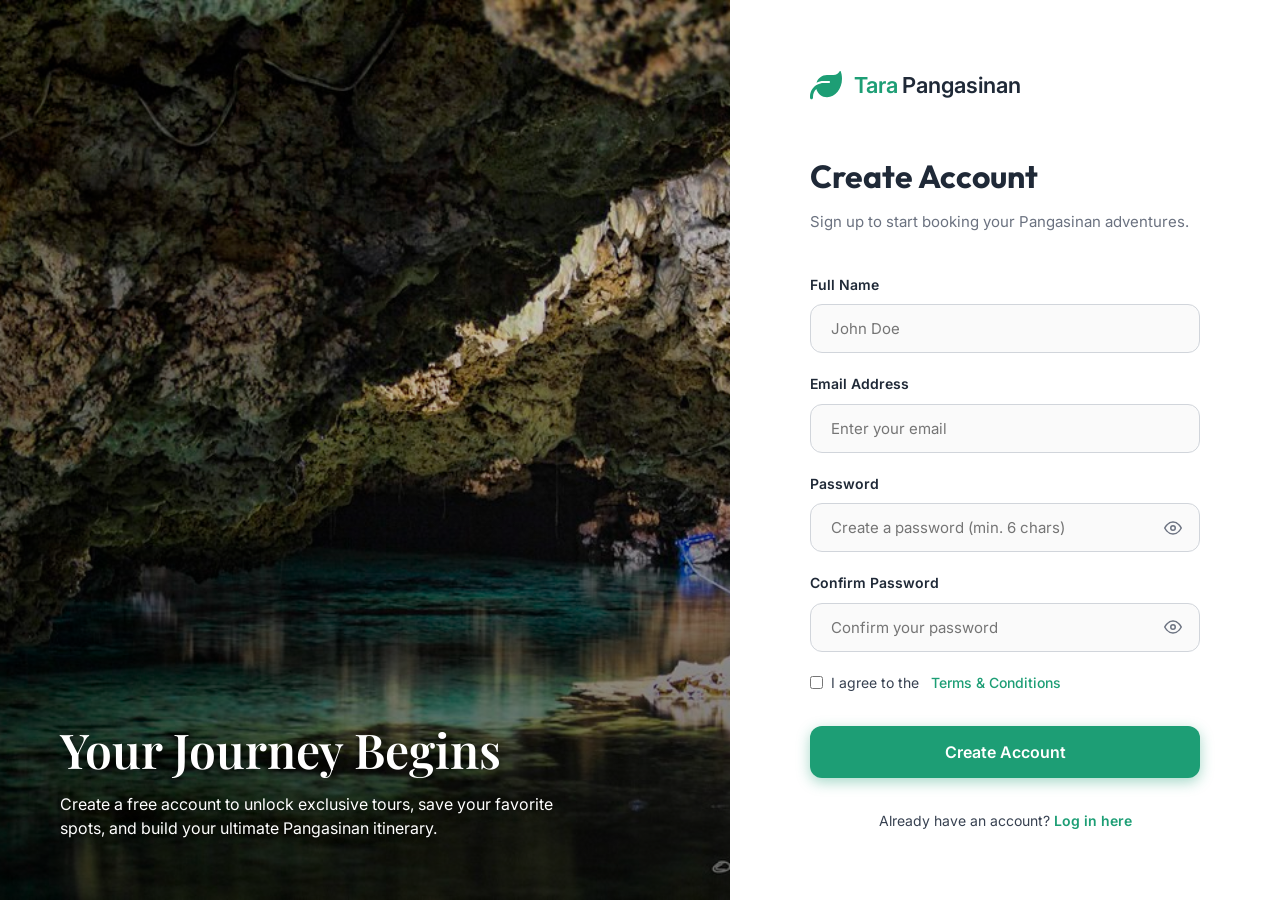
<file: register.html>
<!DOCTYPE html>
<html lang="en">
<head>
    <meta charset="UTF-8">
    <meta name="viewport" content="width=device-width, initial-scale=1.0">
    <meta name="description" content="Create a new Tara Pangasinan account to start booking tours and saving your favorite spots.">
    <meta property="og:title" content="Register | Tara Pangasinan">
    <meta property="og:description" content="Create a new Tara Pangasinan account to start booking tours and saving your favorite spots.">
    <meta property="og:type" content="website">
    <link rel="preconnect" href="https://fonts.googleapis.com">
    <link rel="preconnect" href="https://fonts.gstatic.com" crossorigin>
    <link href="https://fonts.googleapis.com/css2?family=Inter:wght@400;500;600;700&family=Outfit:wght@300;400;500;600;700&family=Playfair+Display:ital,wght@0,400;0,500;0,600;0,700;1,400&display=swap" rel="stylesheet">
    <link rel="stylesheet" href="css/global/variables.css">
    <link rel="stylesheet" href="css/global/base.css">
    <link rel="stylesheet" href="css/pages/register/main.css">
    <link rel="icon" type="image/svg+xml" href="assets/icons/logo.svg">
    <title>Create Account | Tara Pangasinan</title>
</head>
<body>
    <div class="auth-split-layout">
        
        <!-- Left Side: Image -->
        <div class="auth-image-side">
            <div class="auth-image-text">
                <h2>Your Journey Begins</h2>
                <p>Create a free account to unlock exclusive tours, save your favorite spots, and build your ultimate Pangasinan itinerary.</p>
            </div>
        </div>

        <!-- Right Side: Form -->
        <div class="auth-form-side">
            <a href="home.html" class="auth-logo">
                <img src="assets/icons/logo.svg" alt="Logo" width="32" height="32">
                <div class="auth-logo-text">
                    <span class="green">Tara</span>
                    <span class="dark">Pangasinan</span>
                </div>
            </a>

            <div class="auth-header">
                <h1>Create Account</h1>
                <p>Sign up to start booking your Pangasinan adventures.</p>
            </div>

            <form id="registerForm">
                <div class="form-group">
                    <label for="name">Full Name</label>
                    <input type="text" id="name" class="form-control" placeholder="John Doe" required>
                </div>

                <div class="form-group">
                    <label for="email">Email Address</label>
                    <input type="email" id="email" class="form-control" placeholder="Enter your email" required>
                </div>
                
                <div class="form-group">
                    <label for="password">Password</label>
                    <div class="password-wrapper">
                        <input type="password" id="password" class="form-control" placeholder="Create a password (min. 6 chars)" required>
                        <button type="button" class="password-toggle" tabindex="-1" onclick="togglePassword('password', this)" aria-label="Show password">
                            <svg width="18" height="18" viewBox="0 0 24 24" fill="none" stroke="currentColor" stroke-width="2" stroke-linecap="round" stroke-linejoin="round">
                                <path d="M1 12s4-8 11-8 11 8 11 8-4 8-11 8-11-8-11-8z"></path>
                                <circle cx="12" cy="12" r="3"></circle>
                            </svg>
                        </button>
                    </div>
                </div>

                <div class="form-group">
                    <label for="confirm_password">Confirm Password</label>
                    <div class="password-wrapper">
                        <input type="password" id="confirm_password" class="form-control" placeholder="Confirm your password" required>
                        <button type="button" class="password-toggle" tabindex="-1" onclick="togglePassword('confirm_password', this)" aria-label="Show password">
                            <svg width="18" height="18" viewBox="0 0 24 24" fill="none" stroke="currentColor" stroke-width="2" stroke-linecap="round" stroke-linejoin="round">
                                <path d="M1 12s4-8 11-8 11 8 11 8-4 8-11 8-11-8-11-8z"></path>
                                <circle cx="12" cy="12" r="3"></circle>
                            </svg>
                        </button>
                    </div>
                </div>

                <div class="auth-options">
                    <label>
                        <input type="checkbox" style="accent-color: var(--brand-green);" required> I agree to the <a href="#" style="margin-left: 4px;">Terms &amp; Conditions</a>
                    </label>
                </div>

                <div id="registerError" style="display:none;color:#dc2626;font-size:14px;margin-bottom:12px;padding:10px 12px;background:#fef2f2;border:1px solid #fecaca;border-radius:8px;"></div>

                <button type="submit" class="btn-auth" id="registerSubmit">Create Account</button>
            </form>

            <div class="auth-footer">
                Already have an account? <a href="login.html">Log in here</a>
            </div>
        </div>

    </div>
<script src="js/api.js"></script>
<script>
function togglePassword(inputId, btnEl) {
    var input = document.getElementById(inputId);
    var svg = btnEl.querySelector('svg');
    if (input.type === 'password') {
        input.type = 'text';
        // Eye-off icon (slash through eye)
        svg.innerHTML = '<path d="M17.94 17.94A10.07 10.07 0 0 1 12 20c-7 0-11-8-11-8a18.45 18.45 0 0 1 5.06-5.94M9.9 4.24A9.12 9.12 0 0 1 12 4c7 0 11 8 11 8a18.5 18.5 0 0 1-2.16 3.19m-6.72-1.07a3 3 0 1 1-4.24-4.24"></path><line x1="1" y1="1" x2="23" y2="23"></line>';
    } else {
        input.type = 'password';
        // Eye icon
        svg.innerHTML = '<path d="M1 12s4-8 11-8 11 8 11 8-4 8-11 8-11-8-11-8z"></path><circle cx="12" cy="12" r="3"></circle>';
    }
}

document.getElementById('registerForm').addEventListener('submit', function (e) {
    e.preventDefault();

    var name            = document.getElementById('name').value.trim();
    var email           = document.getElementById('email').value.trim();
    var password        = document.getElementById('password').value;
    var confirmPassword = document.getElementById('confirm_password').value;
    var errEl           = document.getElementById('registerError');
    var btn             = document.getElementById('registerSubmit');

    if (password !== confirmPassword) {
        errEl.textContent = 'Passwords do not match.';
        errEl.style.display = 'block';
        return;
    }

    errEl.style.display = 'none';
    btn.disabled = true;
    btn.textContent = 'Creating account\u2026';

    Api.post('auth/register.php', { name: name, email: email, password: password })
        .then(function (data) {
            localStorage.setItem('tara_session', '1');
            localStorage.setItem('tara_user', JSON.stringify(data.user));

            // Merge any guest-saved spots into the server
            var guestSaves = JSON.parse(localStorage.getItem('tara_saved') || '[]');
            var merges = guestSaves.map(function (id) {
                return Api.post('saved/toggle.php', { spot_id: id, force: 'save' })
                           .catch(function () { /* ignore per-item errors */ });
            });
            Promise.all(merges).then(function () {
                window.location.href = 'home.html';
            });
        })
        .catch(function (err) {
            errEl.textContent = err.message;
            errEl.style.display = 'block';
            btn.disabled = false;
            btn.textContent = 'Create Account';
        });
});
</script>
<script>
document.addEventListener('DOMContentLoaded', function() {
    var bgImages = [
        'assets/images/nature/hundred-island-national-park.jpg',
        'assets/images/nature/hundred-island-2.webp',
        'assets/images/beaches/bolinao-patar-beach-1.jpg',
        'assets/images/beaches/tondol-whitesand.jpg',
        'assets/images/nature/enchanted-cave.jpg',
        'assets/images/beaches/tambobong-beach.jpg'
    ];
    var randomImg = bgImages[Math.floor(Math.random() * bgImages.length)];
    var side = document.querySelector('.auth-image-side');
    if (side) {
        side.style.backgroundImage = 'url(' + randomImg + ')';
    }
});
</script>
</body>
</html>
</file>
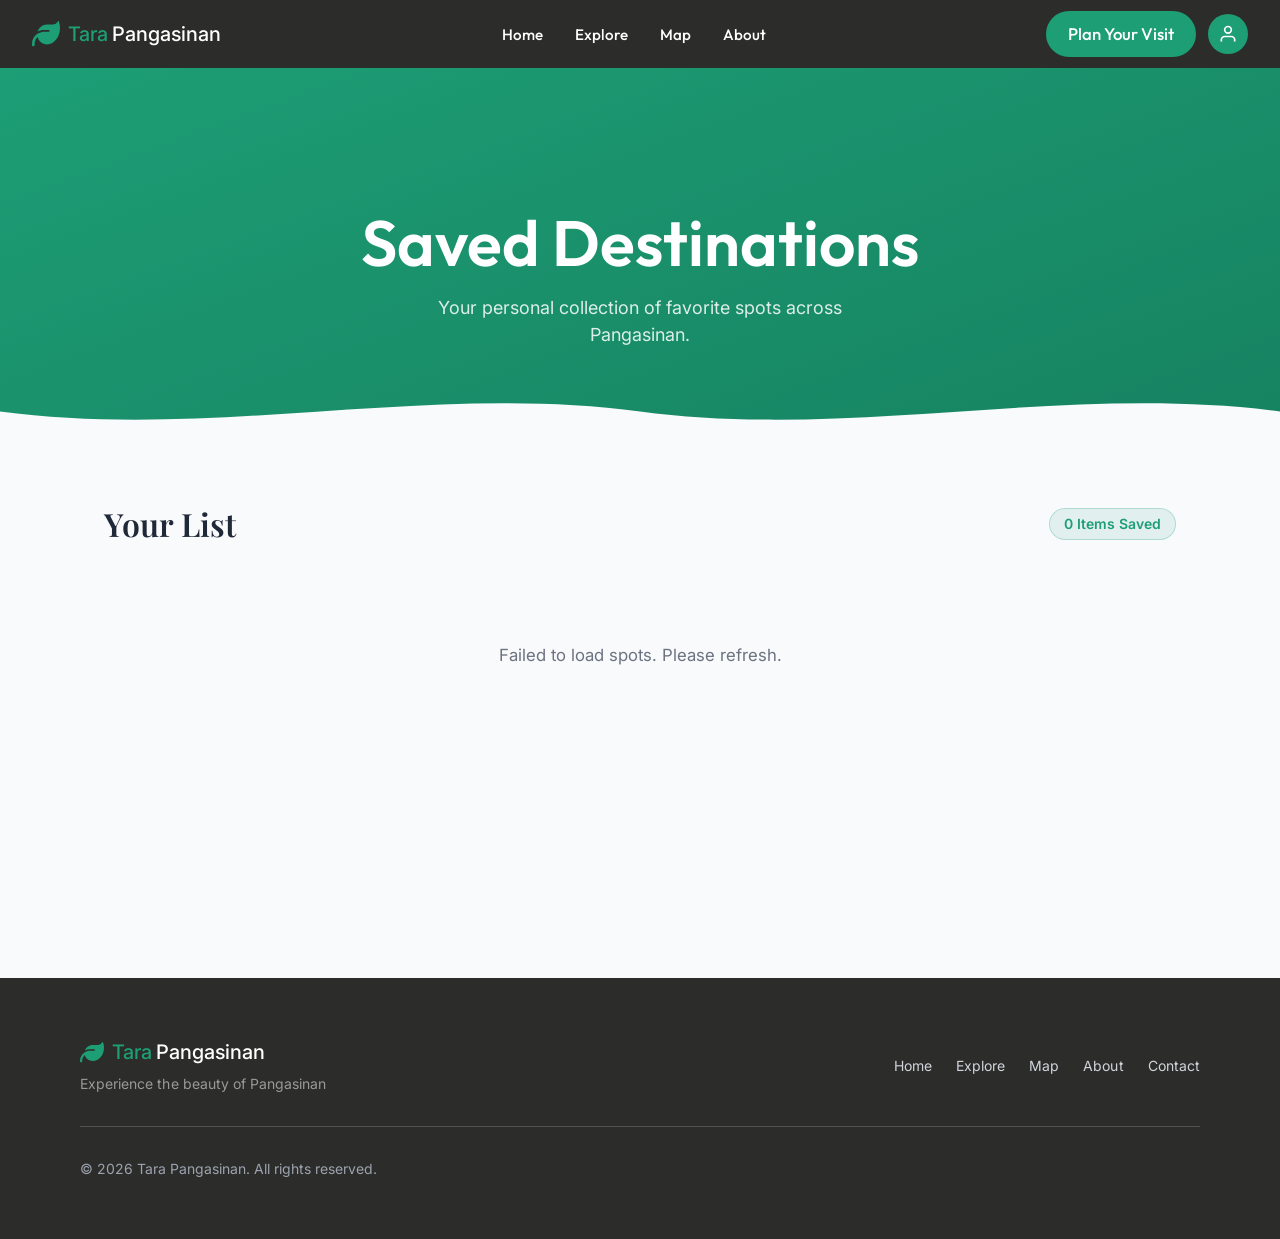
<file: saved.html>
<!DOCTYPE html>
<html lang="en">
<head>
    <meta charset="UTF-8">
    <meta name="viewport" content="width=device-width, initial-scale=1.0">
    <meta name="description" content="View your saved Pangasinan destinations and easily plan your next trip.">
    <meta property="og:title" content="Saved Spots | Tara Pangasinan">
    <meta property="og:description" content="View your saved Pangasinan destinations and easily plan your next trip.">
    <meta property="og:type" content="website">
    <link rel="preconnect" href="https://fonts.googleapis.com">
    <link rel="preconnect" href="https://fonts.gstatic.com" crossorigin>
    <link href="https://fonts.googleapis.com/css2?family=Inter:wght@400;500;600;700&family=Outfit:wght@300;400;500;600;700&family=Playfair+Display:ital,wght@0,400;0,500;0,600;0,700;1,400&display=swap" rel="stylesheet">
    <link rel="stylesheet" href="css/global/variables.css">
    <link rel="stylesheet" href="css/global/base.css">
    <link rel="stylesheet" href="css/global/navbar.css">
    <link rel="stylesheet" href="css/global/footer.css">
    <link rel="stylesheet" href="css/pages/saved/main.css">
    <link rel="icon" type="image/svg+xml" href="assets/icons/logo.svg">
    <title>Saved Spots | Tara Pangasinan</title>
</head>
<body>

    <!-- Navbar -->
    <header id="navbar-placeholder"></header>

    <!-- Hero -->
    <header class="saved-hero">
        <div class="saved-hero-content">
            <h1>Saved Destinations</h1>
            <p>Your personal collection of favorite spots across Pangasinan.</p>
        </div>
        <svg class="saved-hero-wave" viewBox="0 0 1440 64" xmlns="http://www.w3.org/2000/svg" preserveAspectRatio="none">
            <path d="M0,32 C240,64 480,0 720,32 C960,64 1200,0 1440,32 L1440,64 L0,64 Z" fill="#f8fafc"/>
        </svg>
    </header>

    <!-- Content -->
    <section class="saved-content">
        <div class="container">
            <div class="saved-header">
                <h2>Your List</h2>
                <span class="saved-count" id="saved-count">0 Items Saved</span>
            </div>
            <div class="explore-grid" id="savedGrid"></div>
        </div>
    </section>

    <!-- Footer -->
    <footer id="footer-placeholder"></footer>
    <script src="js/components.js"></script>
    <script src="js/api.js"></script>
    <script src="js/main.js"></script>

    <script>
    const CAT_COLORS_SAVED = {
        Nature: '#10b981', Beach: '#0ea5e9', Historical: '#78716c',
        Festival: '#f59e0b', Food: '#ef4444'
    };

    function getSaved() {
        return JSON.parse(localStorage.getItem('tara_saved') || '[]');
    }

    function removeSaved(id) {
        var s = getSaved().filter(function(x) { return x !== id; });
        localStorage.setItem('tara_saved', JSON.stringify(s));
        // Sync removal to server if logged in
        if (localStorage.getItem('tara_session') && typeof Api !== 'undefined') {
            Api.post('saved/toggle.php', { spot_id: id, force: 'remove' })
               .catch(function () { /* silent */ });
        }
        renderSaved(window._spotsCache || []);
    }

    function renderSaved(spots) {
        const savedIds = getSaved();
        const grid  = document.getElementById('savedGrid');
        const count = document.getElementById('saved-count');
        const saved = spots.filter(s => savedIds.includes(s.id));

        count.textContent = saved.length + (saved.length === 1 ? ' Item Saved' : ' Items Saved');

        if (!saved.length) {
            grid.innerHTML = `
                <div style="grid-column:1/-1;text-align:center;padding:80px 20px;">
                    <svg width="56" height="56" viewBox="0 0 24 24" fill="none" stroke="#d1d5db" stroke-width="1.5" style="display:block;margin:0 auto 16px;"><path d="M19 21l-7-5-7 5V5a2 2 0 0 1 2-2h10a2 2 0 0 1 2 2z"/></svg>
                    <h3 style="font-family:'Playfair Display',serif;font-size:1.5rem;color:#374151;margin-bottom:8px;">No saved spots yet</h3>
                    <p style="font-family:'Inter',sans-serif;font-size:14px;color:#6b7280;margin-bottom:24px;">Start exploring and click "Save" on spots you love.</p>
                    <a href="explore.html" style="display:inline-flex;align-items:center;gap:8px;background:#1D9E75;color:#fff;padding:12px 28px;border-radius:10px;text-decoration:none;font-family:'Inter',sans-serif;font-size:14px;font-weight:600;">
                        Explore Destinations
                    </a>
                </div>`;
            return;
        }

        grid.innerHTML = saved.map(s => `
            <div class="explore-card">
                <div class="explore-card-img" style="background-image:url('${s.image}');">
                    <span class="explore-card-badge" style="background:${CAT_COLORS_SAVED[s.category] || '#6b7280'}">${s.category}</span>
                    <button class="btn-remove-save" onclick="event.preventDefault();event.stopPropagation();removeSaved('${s.id}')" title="Remove from saved">
                        <svg width="16" height="16" viewBox="0 0 24 24" fill="currentColor" stroke="none"><path d="M20.84 4.61a5.5 5.5 0 0 0-7.78 0L12 5.67l-1.06-1.06a5.5 5.5 0 0 0-7.78 7.78l1.06 1.06L12 21.23l7.78-7.78 1.06-1.06a5.5 5.5 0 0 0 0-7.78z"/></svg>
                    </button>
                </div>
                <div class="explore-card-body">
                    <div class="explore-card-title">${s.title}</div>
                    <div class="explore-card-loc">
                        <svg width="12" height="12" viewBox="0 0 24 24" fill="none" stroke="currentColor" stroke-width="2"><path d="M21 10c0 7-9 13-9 13s-9-6-9-13a9 9 0 0 1 18 0z"/><circle cx="12" cy="10" r="3"/></svg>
                        ${s.location}
                    </div>
                    <p class="explore-card-desc">${s.shortDesc || s.short_desc}</p>
                    <div class="explore-card-footer">
                        <div class="explore-card-rating">⭐ ${s.rating} (${s.reviews || s.reviews_count})</div>
                        <a href="details.html?id=${s.id}" class="explore-card-link">
                            View Details
                            <svg width="12" height="12" viewBox="0 0 24 24" fill="none" stroke="currentColor" stroke-width="2"><line x1="5" y1="12" x2="19" y2="12"/><polyline points="12 5 19 12 12 19"/></svg>
                        </a>
                    </div>
                </div>
            </div>`).join('');
    }

    // Hydrate saved IDs from server if logged in, then load spots
    function loadPage() {
        var hydrate = (localStorage.getItem('tara_session') && typeof Api !== 'undefined')
            ? Api.get('saved/list.php')
                 .then(function(data) { localStorage.setItem('tara_saved', JSON.stringify(data.saved_ids || [])); })
                 .catch(function() { /* use cached */ })
            : Promise.resolve();

        hydrate.then(function() {
            Api.get('spots/list.php')
                .then(function(spots) { window._spotsCache = spots; renderSaved(spots); })
                .catch(function() {
                    document.getElementById('savedGrid').innerHTML =
                        '<div style="grid-column:1/-1;text-align:center;padding:60px;color:#6b7280;font-family:Inter,sans-serif;">Failed to load spots. Please refresh.</div>';
                });
        });
    }
    loadPage();
    </script>
</body>
</html>
</file>
<file: css/pages/landing/main.css>
/* 1. Core & Variables */
@import "../../global/variables.css";
@import "../../global/base.css";

/* 2. Page Specific */
@import "landing.css";
</file>
<file: css/global/variables.css>
:root {
    --primary: #14b8a6;
    /* Teal */
    --primary-dark: #0f766e;
    --dark: #1f2937;
    --dark-footer: #2C2C2A;
    --light: #f8fafc;
    --white: #ffffff;
    --text: #374151;
    --text-light: #6b7280;
    --border: #e5e7eb;

    /* Brand Colors (Guidelines) */
    --brand-green: #1D9E75;
    --brand-green-hover: #168260;
    --off-white: #F1EFE8;
    --placeholder: #B4B2A9;

    /* Category Colors */
    --cat-beach: #0ea5e9;
    --cat-nature: #10b981;
    --cat-historical: #78716c;
    --cat-festival: #f59e0b;
    --cat-food: #ef4444;

    --shadow-sm: 0 1px 4px rgba(0, 0, 0, 0.08), 0 0 0 1px rgba(0, 0, 0, 0.04);
    --shadow: 0 4px 12px rgba(0, 0, 0, 0.10), 0 1px 4px rgba(0, 0, 0, 0.06);
    --shadow-md: 0 8px 20px rgba(0, 0, 0, 0.12), 0 2px 6px rgba(0, 0, 0, 0.07);
    --shadow-lg: 0 16px 32px rgba(0, 0, 0, 0.13), 0 6px 12px rgba(0, 0, 0, 0.07);
}
</file>
<file: css/global/base.css>
* {
    margin: 0;
    padding: 0;
    box-sizing: border-box;
}

html {
    scroll-behavior: smooth;
    overflow-x: clip;
}

body {
    font-family: 'Outfit', sans-serif;
    color: var(--text);
    background-color: var(--light);
    line-height: 1.6;
    font-size: 1.05rem;
    overflow-x: clip;
    width: 100%;
}

img {
    max-width: 100%;
    height: auto;
}

h1,
h2,
h3,
h4,
h5,
h6 {
    color: var(--dark);
    font-weight: 600;
}

a {
    text-decoration: none;
    color: inherit;
    transition: color 0.2s ease, opacity 0.2s ease;
}

.container {
    max-width: 1200px;
    margin: 0 auto;
    padding: 0 5%;
}

.text-center {
    text-align: center;
}

.w-100 {
    width: 100%;
}

.mb-10 {
    margin-bottom: 10px;
}

/* Global Buttons */
.btn-primary {
    display: inline-flex;
    justify-content: center;
    align-items: center;
    background: var(--brand-green);
    color: var(--white);
    border-radius: 99px;
    padding: 12px 24px;
    font-family: 'Inter', sans-serif;
    font-size: 16px;
    font-weight: 500;
    line-height: 24px;
    text-decoration: none;
    transition: background 0.25s, transform 0.2s, box-shadow 0.25s;
    border: none;
    cursor: pointer;
    box-shadow: 0 2px 8px rgba(29, 158, 117, 0.35);
}

.btn-primary:hover {
    background: var(--brand-green-hover);
    box-shadow: 0 4px 14px rgba(29, 158, 117, 0.45);
    transform: translateY(-1px);
}

.btn-outline {
    display: inline-flex;
    justify-content: center;
    align-items: center;
    border: 1.5px solid rgba(44,44,42,0.30);
    color: var(--dark-footer);
    border-radius: 99px;
    padding: 12px 32px;
    font-family: 'Inter', sans-serif;
    font-size: 16px;
    font-weight: 500;
    line-height: 24px;
    text-decoration: none;
    transition: background 0.25s, border-color 0.25s, transform 0.2s;
    background: transparent;
    cursor: pointer;
}

.btn-outline:hover {
    background: rgba(44,44,42,0.06);
    border-color: rgba(44,44,42,0.45);
    transform: translateY(-1px);
}

/* Accessibility: Focus States */
a:focus-visible,
button:focus-visible,
input:focus-visible,
select:focus-visible,
textarea:focus-visible {
    outline: 2px solid var(--brand-green);
    outline-offset: 3px;
}

/* ── SCROLL-TO-TOP BUTTON ────────────────────────────────── */
.scroll-top-btn {
    position: fixed;
    bottom: 32px;
    right: 32px;
    width: 44px;
    height: 44px;
    border-radius: 50%;
    background: var(--brand-green, #1D9E75);
    color: #fff;
    border: none;
    cursor: pointer;
    display: flex;
    align-items: center;
    justify-content: center;
    box-shadow: 0 4px 16px rgba(29, 158, 117, 0.45);
    opacity: 0;
    transform: translateY(16px);
    transition: opacity 0.3s, transform 0.3s, background 0.2s;
    pointer-events: none;
    z-index: 900;
}
.scroll-top-btn.visible {
    opacity: 1;
    transform: translateY(0);
    pointer-events: auto;
}
.scroll-top-btn:hover {
    background: #168260;
    box-shadow: 0 6px 20px rgba(29, 158, 117, 0.55);
    transform: translateY(-2px);
}

/* ── CARD HEART / SAVE BUTTON ────────────────────────────── */
.card-heart-btn {
    position: absolute;
    top: 10px;
    right: 10px;
    width: 34px;
    height: 34px;
    border-radius: 50%;
    background: rgba(255, 255, 255, 0.92);
    border: none;
    cursor: pointer;
    display: flex;
    align-items: center;
    justify-content: center;
    color: #9ca3af;
    transition: background 0.2s, color 0.2s, transform 0.15s;
    z-index: 5;
    flex-shrink: 0;
}
.card-heart-btn:hover {
    background: #fff;
    color: #e63946;
    transform: scale(1.12);
}
.card-heart-btn.saved {
    background: #fff;
    color: #e63946;
}

/* ── TOAST NOTIFICATIONS ─────────────────────────────────── */
.tara-toast {
    position: fixed;
    bottom: 88px;
    left: 50%;
    transform: translateX(-50%) translateY(12px);
    background: #1e293b;
    color: #fff;
    padding: 11px 24px;
    border-radius: 50px;
    font-family: 'Inter', sans-serif;
    font-size: 0.88rem;
    font-weight: 500;
    z-index: 9999;
    opacity: 0;
    transition: opacity 0.25s, transform 0.25s;
    white-space: nowrap;
    box-shadow: 0 8px 24px rgba(0, 0, 0, 0.22);
    pointer-events: none;
}
.tara-toast.visible {
    opacity: 1;
    transform: translateX(-50%) translateY(0);
}
.tara-toast.tara-toast-success { background: #1D9E75; }
.tara-toast.tara-toast-info    { background: #374151; }
.tara-toast.tara-toast-error   { background: #dc2626; }
</file>
<file: css/global/navbar.css>
/* ------------------- NAVBAR ------------------- */
.navbar {
    position: fixed;
    top: 0;
    left: 50%;
    transform: translateX(-50%);
    z-index: 1000;
    transition: all 0.3s ease;
    background: var(--dark-footer);
    display: flex;
    width: 100%;
    height: 68px;
    padding: 0 32px;
    justify-content: space-between;
    align-items: center;
}

.navbar.scrolled {
    background: rgba(255, 255, 255, 0.97);
    backdrop-filter: blur(12px);
    box-shadow: 0 2px 16px rgba(0, 0, 0, 0.10), 0 1px 3px rgba(0, 0, 0, 0.06);
}

.logo {
    display: flex;
    align-items: center;
    gap: 8px;
    text-decoration: none;
}

.logo-text {
    display: flex;
    align-items: center;
    gap: 4px;
}

.logo-text .green {
    color: var(--brand-green);
    font-family: 'Inter', sans-serif;
    font-size: 20px;
    font-weight: 500;
}

.logo-text .white {
    color: var(--white);
    font-family: 'Inter', sans-serif;
    font-size: 20px;
    font-weight: 500;
    transition: color 0.3s;
}

.navbar.scrolled .logo-text .white {
    color: var(--dark);
}




.nav-links {
    display: flex;
    list-style: none;
    gap: 2rem;
}

.nav-links a {
    font-family: 'Outfit', sans-serif;
    color: var(--white);
    font-weight: 500;
    font-size: 0.95rem;
    position: relative;
    padding-bottom: 4px;
    transition: color 0.3s ease;
}

.navbar.scrolled .nav-links a {
    color: var(--text);
}

.nav-links a.active {
    color: var(--brand-green);
    font-weight: 700;
}

.nav-links a::after {
    content: '';
    position: absolute;
    bottom: 0;
    left: 0;
    width: 0;
    height: 3px;
    background: var(--brand-green);
    border-radius: 99px;
    transition: width 0.3s ease;
}

.nav-links a:hover::after,
.nav-links a.active::after {
    width: 100%;
}

.nav-links a:hover {
    color: var(--brand-green);
}

.navbar.scrolled .nav-links a.active,
.navbar.scrolled .nav-links a:hover {
    color: var(--brand-green);
}



.hamburger {
    display: none;
    cursor: pointer;
}

.hamburger span {
    display: block;
    width: 25px;
    height: 3px;
    background-color: var(--white);
    margin: 5px;
    transition: 0.3s;
}

.navbar.scrolled .hamburger span {
    background-color: var(--dark);
}



.btn-primary-outline {
    background: var(--brand-green);
    border: 2px solid var(--brand-green);
    color: var(--white);
    padding: 0.5rem 1.25rem;
    border-radius: 50px;
    font-weight: 500;
    transition: all 0.3s ease;
}

.btn-primary-outline:hover {
    background: var(--brand-green-hover);
    border-color: var(--brand-green-hover);
    color: var(--white);
}

.navbar.scrolled .btn-primary-outline {
    background: var(--brand-green);
    border-color: var(--brand-green);
    color: var(--white);
}

.navbar.scrolled .btn-primary-outline:hover {
    background: var(--brand-green-hover);
    border-color: var(--brand-green-hover);
}

.nav-profile-icon {
    display: inline-flex;
    align-items: center;
    justify-content: center;
    width: 40px;
    height: 40px;
    border-radius: 50%;
    background: var(--brand-green);
    color: var(--white);
    text-decoration: none;
    transition: transform 0.3s, background 0.3s;
}

.nav-profile-icon:hover {
    transform: scale(1.05);
    background: var(--brand-green-hover);
}

.nav-action {
    display: flex;
    align-items: center;
    gap: 12px;
}

@media (max-width: 900px) {
    .nav-links {
        position: fixed;
        right: -100%;
        top: 0;
        height: 100vh;
        background: rgba(44, 44, 42, 0.98);
        backdrop-filter: blur(16px);
        border-left: 1px solid rgba(255,255,255,0.08);
        flex-direction: column;
        justify-content: flex-start;
        align-items: flex-start;
        width: 300px;
        max-width: 85%;
        padding: 100px 32px 32px;
        transition: 0.35s cubic-bezier(0.25, 1, 0.5, 1);
        box-shadow: -10px 0 30px rgba(0, 0, 0, 0.3);
        z-index: 999;
    }
    .nav-links.active {
        right: 0;
    }
    .nav-links a {
        font-family: 'Outfit', sans-serif;
        color: var(--off-white) !important;
        font-size: 1.35rem;
        font-weight: 500;
        display: block;
        padding: 12px 0;
        width: 100%;
        transition: transform 0.3s cubic-bezier(0.175, 0.885, 0.32, 1.275), color 0.3s ease;
    }
    .nav-links a:hover {
        color: var(--brand-green) !important;
        transform: translateX(12px);
    }
    .nav-links a::after {
        display: none;
    }
    .hamburger {
        display: block;
        z-index: 1001;
    }
    .hamburger.active span:nth-child(1) {
        transform: rotate(45deg) translate(5px, 5px);
        background-color: var(--white) !important;
    }
    .hamburger.active span:nth-child(2) {
        opacity: 0;
    }
    .hamburger.active span:nth-child(3) {
        transform: rotate(-45deg) translate(7px, -6px);
        background-color: var(--white) !important;
    }
    .nav-action {
        display: none !important;
    }
    .mobile-nav-action {
        display: list-item !important;
        width: 100%;
        margin-top: 1rem;
        padding-top: 1rem;
        border-top: 1px solid rgba(255,255,255,0.1);
    }
}
</file>
<file: css/global/footer.css>
﻿/* ------------------- FOOTER (Mockup 2) ------------------- */
.footer-section {
    display: flex;
    width: 100%;
    margin: 0 auto;
    padding: 60px 80px;
    flex-direction: column;
    align-items: flex-start;
    background: var(--dark-footer);
}

.footer-wrapper {
    display: flex;
    max-width: 1280px;
    width: 100%;
    margin: 0 auto;
    flex-direction: column;
    align-items: flex-start;
    gap: 32px;
    align-self: stretch;
}

.footer-top {
    display: flex;
    justify-content: space-between;
    align-items: center;
    align-self: stretch;
    flex-wrap: wrap;
    gap: 32px;
}

.footer-brand {
    display: flex;
    flex-direction: column;
    align-items: flex-start;
    gap: 8px;
}

.footer-logo {
    display: flex;
    align-items: center;
    gap: 8px;
    align-self: stretch;
}

.footer-logo svg {
    width: 24px;
    height: 24px;
}

.footer-logo-text {
    display: flex;
    align-items: center;
    gap: 4px;
}

.footer-logo-text .green {
    color: var(--brand-green);
    font-family: 'Inter', sans-serif;
    font-size: 20px;
    font-weight: 500;
    line-height: 1.4;
}

.footer-logo-text .white {
    color: var(--white);
    font-family: 'Inter', sans-serif;
    font-size: 20px;
    font-weight: 500;
    line-height: 1.4;
}

.footer-desc {
    color: #999;
    font-family: 'Inter', sans-serif;
    font-size: 14px;
    font-weight: 400;
    line-height: 1.42;
    letter-spacing: 0.041px;
    margin: 0;
}

.footer-links {
    display: flex;
    align-items: flex-start;
    gap: 16px 24px;
    flex-wrap: wrap;
}

.footer-links a {
    color: #D1D5DB;
    font-family: 'Inter', sans-serif;
    font-size: 14px;
    font-weight: 400;
    line-height: 1.42;
    letter-spacing: 0.055px;
    text-decoration: none;
    transition: color 0.3s;
}

.footer-links a:hover {
    color: var(--white);
}

.footer-divider {
    height: 1px;
    align-self: stretch;
    background: rgba(255, 255, 255, 0.18);
    width: 100%;
}

.footer-bottom {
    display: flex;
    justify-content: space-between;
    align-items: center;
    align-self: stretch;
    flex-wrap: wrap;
    gap: 16px;
}

.footer-copy {
    color: #9CA3AF;
    font-family: 'Inter', sans-serif;
    font-size: 14px;
    font-weight: 400;
    line-height: 1.42;
    margin: 0;
}

.social-icons {
    display: flex;
    align-items: flex-start;
    gap: 16px;
}

.social-icon {
    display: flex;
    width: 36px;
    height: 36px;
    justify-content: center;
    align-items: center;
    border-radius: 50%;
    border: 1px solid rgba(255, 255, 255, 0.18);
    transition: background 0.25s, border-color 0.25s, transform 0.2s;
}

.social-icon:hover {
    background: rgba(255, 255, 255, 0.15);
    border-color: rgba(255, 255, 255, 0.40);
    transform: translateY(-2px);
}

@media (max-width: 992px) {
    .footer-section {
        padding: 60px 80px;
    font-family: 'Inter', sans-serif;
    }
}
</file>
<file: css/pages/about/main.css>
﻿/* css/pages/about/main.css */

/* Hero */
.about-hero {
    background: linear-gradient(160deg, var(--brand-green) 0%, var(--brand-green-hover) 100%);
    padding: 140px 32px 90px;
    text-align: center;
    color: var(--white);
    position: relative;
    overflow: hidden;
    margin-top: 68px; /* Offset for fixed navbar */
}

.about-hero-content {
    position: relative;
    z-index: 1;
    text-align: center;
    color: var(--white);
}

.about-hero-label {
    font-family: 'Outfit', sans-serif;
    font-size: 0.8rem;
    font-weight: 700;
    letter-spacing: 2px;
    text-transform: uppercase;
    color: rgba(255, 255, 255, 0.75);
    margin-bottom: 12px;
}

.about-hero-content h1 {
    font-family: 'Outfit', sans-serif;
    font-size: 4rem;
    font-weight: 600;
    color: var(--white);
    margin-bottom: 16px;
    line-height: 1.1;
}

.about-hero-content p {
    font-family: 'Inter', sans-serif;
    font-size: 18px;
    color: rgba(255,255,255,0.85);
    max-width: 480px;
    margin: 0 auto;
    line-height: 1.5;
}

.about-hero-wave {
    position: absolute;
    bottom: -1px;
    left: 0;
    width: 100%;
    display: block;
}

/* Story Section */
.story-section {
    padding: 100px 0;
    background: var(--white);
}

.story-grid {
    display: grid;
    grid-template-columns: 1fr 1fr;
    gap: 60px;
    align-items: center;
}

@media (max-width: 900px) {
    .story-grid {
        grid-template-columns: 1fr;
    }
}

.story-images {
    position: relative;
    height: 500px;
}

.story-img-main {
    width: 80%;
    height: 80%;
    object-fit: cover;
    border-radius: 20px;
    position: absolute;
    top: 0;
    left: 0;
    z-index: 1;
    box-shadow: 0 24px 48px rgba(0,0,0,0.16);
}

.story-img-sub {
    width: 50%;
    height: 50%;
    object-fit: cover;
    border-radius: 16px;
    position: absolute;
    bottom: 0;
    right: 0;
    z-index: 2;
    border: 8px solid var(--white);
    box-shadow: 0 14px 36px rgba(0,0,0,0.16);
}

.story-content h2 {
    font-family: 'Playfair Display', serif;
    font-size: 2.8rem;
    font-weight: 600;
    color: var(--dark);
    margin-bottom: 24px;
    line-height: 1.2;
}

.story-content p {
    font-family: 'Outfit', sans-serif;
    font-size: 1.1rem;
    color: var(--text);
    margin-bottom: 20px;
    line-height: 1.7;
}

/* Values Section */
.values-section {
    padding: 100px 0;
    background: var(--light);
}

.values-header {
    text-align: center;
    margin-bottom: 60px;
}

.values-header h2 {
    font-family: 'Playfair Display', serif;
    font-size: 2.8rem;
    font-weight: 600;
    color: var(--dark);
}

.values-grid {
    display: grid;
    grid-template-columns: repeat(3, 1fr);
    gap: 32px;
}

@media (max-width: 900px) {
    .values-grid {
        grid-template-columns: 1fr;
    }
}

.value-card {
    background: var(--white);
    padding: 40px;
    border-radius: 20px;
    text-align: center;
    border: 1px solid rgba(0, 0, 0, 0.07);
    box-shadow: 0 2px 10px rgba(0, 0, 0, 0.07);
    transition: transform 0.3s, box-shadow 0.3s;
}

.value-card:hover {
    transform: translateY(-8px);
    box-shadow: 0 20px 40px rgba(0,0,0,0.12);
}

.value-icon {
    width: 72px;
    height: 72px;
    background: rgba(29, 158, 117, 0.14);
    color: var(--brand-green);
    border-radius: 50%;
    display: inline-flex;
    align-items: center;
    justify-content: center;
    margin: 0 auto 24px;
    box-shadow: 0 0 0 6px rgba(29, 158, 117, 0.07);
}

.value-card h3 {
    font-family: 'Inter', sans-serif;
    font-size: 1.4rem;
    font-weight: 600;
    color: var(--dark);
    margin-bottom: 16px;
}

.value-card p {
    font-family: 'Outfit', sans-serif;
    font-size: 1rem;
    color: var(--text-light);
    line-height: 1.6;
}
</file>
<file: css/pages/contact/main.css>
﻿/* css/pages/contact/main.css */

.contact-hero {
    background: linear-gradient(160deg, var(--brand-green) 0%, var(--brand-green-hover) 100%);
    padding: 140px 32px 90px;
    text-align: center;
    color: var(--white);
    position: relative;
    overflow: hidden;
    margin-top: 68px; /* Offset for fixed navbar */
}

.contact-hero-content {
    position: relative;
    z-index: 1;
}

.contact-hero-label {
    font-family: 'Outfit', sans-serif;
    font-size: 0.8rem;
    font-weight: 700;
    letter-spacing: 2px;
    text-transform: uppercase;
    color: rgba(255, 255, 255, 0.75);
    margin-bottom: 12px;
}

.contact-hero-content h1 {
    font-family: 'Outfit', sans-serif;
    font-size: 4rem;
    font-weight: 600;
    color: var(--white);
    margin-bottom: 16px;
    line-height: 1.1;
}

.contact-hero-content p {
    font-family: 'Inter', sans-serif;
    font-size: 18px;
    color: rgba(255,255,255,0.85);
    max-width: 480px;
    margin: 0 auto;
    line-height: 1.5;
}

.contact-hero-wave {
    position: absolute;
    bottom: -1px;
    left: 0;
    width: 100%;
    display: block;
}

.contact-layout {
    display: grid;
    grid-template-columns: 1fr 400px;
    gap: 40px;
    padding: 80px 0;
}

@media (max-width: 992px) {
    .contact-layout {
        grid-template-columns: 1fr;
    }
}

.contact-form-card {
    background: var(--white);
    padding: 40px;
    border-radius: 20px;
    border: 1px solid rgba(0, 0, 0, 0.07);
    box-shadow: 0 8px 24px rgba(0, 0, 0, 0.09), 0 2px 6px rgba(0, 0, 0, 0.05);
}

.contact-form-card h2 {
    font-family: 'Playfair Display', serif;
    font-size: 2rem;
    font-weight: 600;
    color: var(--dark);
    margin-bottom: 8px;
}

.contact-form-card p {
    font-family: 'Inter', sans-serif;
    font-size: 15px;
    color: var(--text-light);
    margin-bottom: 32px;
}

.form-group {
    margin-bottom: 20px;
}

.form-group label {
    display: block;
    font-family: 'Inter', sans-serif;
    font-size: 14px;
    font-weight: 600;
    color: var(--dark);
    margin-bottom: 8px;
}

.form-control {
    width: 100%;
    padding: 14px 20px;
    border: 1.5px solid #d1d5db;
    border-radius: 12px;
    font-family: 'Inter', sans-serif;
    font-size: 15px;
    color: var(--dark);
    background: #FAFAFA;
    transition: all 0.2s;
    outline: none;
}

.form-control:focus {
    border-color: var(--brand-green);
    box-shadow: 0 0 0 4px rgba(29, 158, 117, 0.12);
    background: var(--white);
}

textarea.form-control {
    resize: vertical;
    min-height: 120px;
}

.contact-info-col {
    display: flex;
    flex-direction: column;
    gap: 24px;
}

.info-card {
    background: var(--white);
    padding: 24px;
    border-radius: 16px;
    border: 1px solid rgba(0, 0, 0, 0.07);
    border-left: 3px solid var(--brand-green);
    box-shadow: 0 2px 10px rgba(0, 0, 0, 0.07);
    display: flex;
    align-items: flex-start;
    gap: 16px;
    transition: transform 0.25s, box-shadow 0.25s;
}

.info-card:hover {
    transform: translateY(-2px);
    box-shadow: 0 6px 20px rgba(0, 0, 0, 0.10);
}

.info-icon {
    width: 48px;
    height: 48px;
    border-radius: 50%;
    background: rgba(29, 158, 117, 0.12);
    color: var(--brand-green);
    display: flex;
    align-items: center;
    justify-content: center;
    flex-shrink: 0;
    box-shadow: 0 0 0 5px rgba(29, 158, 117, 0.07);
}

.info-content h3 {
    font-family: 'Inter', sans-serif;
    font-size: 16px;
    font-weight: 600;
    color: var(--dark);
    margin-bottom: 4px;
}

.info-content p, .info-content a {
    font-family: 'Inter', sans-serif;
    font-size: 15px;
    color: var(--text-light);
    text-decoration: none;
    line-height: 1.5;
}

.info-content a:hover {
    color: var(--brand-green);
    text-decoration: underline;
}

/* Success Alert */
.alert-success {
    background: #e6f4ef;
    border: 1px solid var(--brand-green);
    color: var(--brand-green-hover);
    padding: 16px 20px;
    border-radius: 12px;
    font-family: 'Inter', sans-serif;
    font-size: 15px;
    margin-bottom: 24px;
    display: none;
    align-items: center;
    gap: 12px;
}
</file>
<file: css/pages/explore/main.css>
/* 1. Core & Variables */
@import "../../global/variables.css";
@import "../../global/base.css";

/* 2. Global Utilities & Animations */
@import "../../global/animations.css";

/* 3. Global Layout Components */
@import "../../global/navbar.css";
@import "../../global/footer.css";

/* 4. Page Sections */
@import "draft.css";
</file>
<file: css/pages/login/main.css>
/* css/pages/login/main.css & register/main.css (Shared Logic) */
.auth-split-layout {
    display: flex;
    min-height: 100vh;
    width: 100%;
}

.auth-image-side {
    flex: 1;
    background: url('../../../assets/images/nature/hundred-island-2.webp') center/cover no-repeat;
    position: relative;
    display: flex;
    align-items: flex-end;
    padding: 60px;
}

.auth-image-side::after {
    content: '';
    position: absolute;
    inset: 0;
    background: linear-gradient(180deg, rgba(0, 0, 0, 0) 0%, rgba(0, 0, 0, 0.6) 100%);
}

.auth-image-text {
    position: relative;
    z-index: 1;
    color: var(--white);
    max-width: 500px;
}

.auth-image-text h2 {
    font-family: 'Playfair Display', serif;
    font-size: 3rem;
    font-weight: 600;
    margin-bottom: 16px;
    line-height: 1.1;
    color: #ffffff !important;
    text-shadow: 0 2px 10px rgba(0, 0, 0, 0.6);
}

.auth-image-text p {
    font-family: 'Inter', sans-serif;
    font-size: 16px;
    color: #ffffff !important;
    line-height: 1.5;
    text-shadow: 0 2px 8px rgba(0, 0, 0, 0.6);
}

.auth-form-side {
    flex: 0 0 550px;
    background: var(--white);
    display: flex;
    flex-direction: column;
    justify-content: center;
    padding: 60px 80px;
    box-shadow: -10px 0 40px rgba(0, 0, 0, 0.12);
}

@media (max-width: 992px) {
    .auth-split-layout {
        flex-direction: column;
    }

    .auth-image-side {
        display: none;
    }

    .auth-form-side {
        flex: 1;
        width: 100%;
        padding: 40px 24px;
    }
}

.auth-logo {
    display: flex;
    align-items: center;
    gap: 12px;
    text-decoration: none;
    margin-bottom: 48px;
}

.auth-logo-text {
    display: flex;
    align-items: center;
    gap: 4px;
}

.auth-logo-text .green {
    color: var(--brand-green);
    font-family: 'Inter', sans-serif;
    font-size: 22px;
    font-weight: 600;
}

.auth-logo-text .dark {
    color: var(--dark);
    font-family: 'Inter', sans-serif;
    font-size: 22px;
    font-weight: 600;
}

.auth-header h1 {
    font-family: 'Outfit', sans-serif;
    font-size: 2rem;
    font-weight: 700;
    color: var(--dark);
    margin-bottom: 8px;
}

.auth-header p {
    font-family: 'Inter', sans-serif;
    font-size: 15px;
    color: var(--text-light);
    margin-bottom: 40px;
}

.form-group {
    margin-bottom: 20px;
}

.form-group label {
    display: block;
    font-family: 'Inter', sans-serif;
    font-size: 14px;
    font-weight: 600;
    color: var(--dark);
    margin-bottom: 8px;
}

.form-control {
    width: 100%;
    padding: 14px 20px;
    border: 1.5px solid #d1d5db;
    border-radius: 12px;
    font-family: 'Inter', sans-serif;
    font-size: 15px;
    color: var(--dark);
    background: #FAFAFA;
    transition: all 0.2s;
    outline: none;
}

.form-control:focus {
    border-color: var(--brand-green);
    box-shadow: 0 0 0 4px rgba(29, 158, 117, 0.12);
    background: var(--white);
}

.auth-options {
    display: flex;
    justify-content: space-between;
    align-items: center;
    margin-bottom: 32px;
    font-family: 'Inter', sans-serif;
    font-size: 14px;
}

.auth-options label {
    display: flex;
    align-items: center;
    gap: 8px;
    color: var(--text);
    cursor: pointer;
}

.auth-options a {
    color: var(--brand-green);
    text-decoration: none;
    font-weight: 500;
}

.auth-options a:hover {
    text-decoration: underline;
}

.btn-auth {
    width: 100%;
    background: var(--brand-green);
    color: var(--white);
    padding: 16px;
    border: none;
    border-radius: 12px;
    font-family: 'Inter', sans-serif;
    font-size: 16px;
    font-weight: 600;
    cursor: pointer;
    transition: background 0.25s, box-shadow 0.25s, transform 0.2s;
    margin-bottom: 32px;
    box-shadow: 0 4px 14px rgba(29, 158, 117, 0.40);
}

.btn-auth:hover {
    background: var(--brand-green-hover);
    box-shadow: 0 6px 20px rgba(29, 158, 117, 0.50);
    transform: translateY(-1px);
}

.auth-footer {
    text-align: center;
    font-family: 'Inter', sans-serif;
    font-size: 14px;
    color: var(--text);
}

.auth-footer a {
    color: var(--brand-green);
    font-weight: 600;
    text-decoration: none;
}

.auth-footer a:hover {
    text-decoration: underline;
}

/* Password Toggle Enhancements */
.password-wrapper {
    position: relative;
    width: 100%;
}

.password-wrapper .form-control {
    padding-right: 48px;
    /* make room for the eye icon */
}

.password-toggle {
    position: absolute;
    right: 14px;
    top: 50%;
    transform: translateY(-50%);
    background: none;
    border: none;
    cursor: pointer;
    color: var(--text-light);
    display: flex;
    align-items: center;
    justify-content: center;
    padding: 4px;
    transition: color 0.2s;
}

.password-toggle:hover,
.password-toggle:focus {
    color: var(--brand-green);
    outline: none;
}
</file>
<file: css/pages/plan/main.css>
/* css/pages/plan/main.css */

/* ── HERO ───────────────────────────────────────────────── */
.plan-hero {
    background: linear-gradient(160deg, var(--brand-green) 0%, var(--brand-green-hover) 100%);
    padding: 120px 32px 80px;
    text-align: center;
    color: var(--white);
    position: relative;
    overflow: hidden;
    margin-top: 68px;
}

.plan-hero-content {
    position: relative;
    z-index: 1;
    text-align: center;
    color: var(--white);
}

.plan-hero-label {
    font-family: 'Outfit', sans-serif;
    font-size: 0.8rem;
    font-weight: 700;
    letter-spacing: 2px;
    text-transform: uppercase;
    color: rgba(255, 255, 255, 0.75);
    margin-bottom: 12px;
}

.plan-hero-content h1 {
    font-family: 'Outfit', sans-serif;
    font-size: 3.5rem;
    font-weight: 600;
    color: var(--white);
    margin-bottom: 14px;
    line-height: 1.1;
}

.plan-hero-content p {
    font-family: 'Inter', sans-serif;
    font-size: 17px;
    color: rgba(255,255,255,0.85);
    max-width: 480px;
    margin: 0 auto;
    line-height: 1.5;
}

.plan-hero-wave {
    position: absolute;
    bottom: -1px;
    left: 0;
    width: 100%;
    display: block;
}

/* ── WIZARD WRAPPER ─────────────────────────────────────── */
.wizard-wrapper {
    background: #f8fafc;
    padding: 48px 0 80px;
    min-height: 60vh;
}

.wizard-inner {
    max-width: 1200px;
    margin: 0 auto;
    padding: 0 5%;
    display: grid;
    grid-template-columns: 1fr 360px;
    gap: 40px;
    align-items: start;
}

/* ── PROGRESS BAR ───────────────────────────────────────── */
.wizard-progress {
    display: flex;
    align-items: center;
    justify-content: center;
    margin-bottom: 36px;
    padding: 0 5%;
    max-width: 1200px;
    margin-left: auto;
    margin-right: auto;
}

.progress-step {
    display: flex;
    flex-direction: column;
    align-items: center;
    gap: 8px;
    position: relative;
    flex: 1;
}

.progress-step:not(:last-child)::after {
    content: '';
    position: absolute;
    top: 18px;
    left: calc(50% + 20px);
    right: calc(-50% + 20px);
    height: 2px;
    background: #d1d5db;
    transition: background 0.4s;
}

.progress-step.completed:not(:last-child)::after {
    background: var(--brand-green);
}

.progress-dot {
    width: 36px;
    height: 36px;
    border-radius: 50%;
    border: 2px solid #d1d5db;
    background: var(--white);
    display: flex;
    align-items: center;
    justify-content: center;
    font-family: 'Inter', sans-serif;
    font-size: 14px;
    font-weight: 600;
    color: #9ca3af;
    transition: all 0.3s;
    z-index: 1;
}

.progress-step.active .progress-dot {
    border-color: var(--brand-green);
    background: var(--brand-green);
    color: var(--white);
    box-shadow: 0 0 0 4px rgba(29, 158, 117, 0.18);
}

.progress-step.completed .progress-dot {
    border-color: var(--brand-green);
    background: var(--brand-green);
    color: var(--white);
}

.progress-label {
    font-family: 'Inter', sans-serif;
    font-size: 12px;
    font-weight: 500;
    color: #9ca3af;
    text-align: center;
    white-space: nowrap;
}

.progress-step.active .progress-label,
.progress-step.completed .progress-label {
    color: var(--brand-green);
    font-weight: 600;
}

/* ── STEP PANEL ─────────────────────────────────────────── */
.step-panel {
    display: none;
    background: var(--white);
    border-radius: 20px;
    padding: 40px;
    border: 1px solid rgba(0,0,0,0.07);
    box-shadow: 0 4px 20px rgba(0,0,0,0.07);
}

.step-panel.active {
    display: block;
}

.step-panel-header {
    margin-bottom: 32px;
}

.step-panel-header h2 {
    font-family: 'Playfair Display', serif;
    font-size: 1.9rem;
    font-weight: 600;
    color: var(--dark);
    margin-bottom: 6px;
}

.step-panel-header p {
    font-family: 'Inter', sans-serif;
    font-size: 14px;
    color: var(--text-light);
}

/* ── TOUR CARDS (STEP 1) ────────────────────────────────── */
.tour-grid {
    display: grid;
    grid-template-columns: 1fr 1fr;
    gap: 18px;
}

.tour-card {
    border: 2px solid #e5e7eb;
    border-radius: 14px;
    overflow: hidden;
    cursor: pointer;
    transition: border-color 0.25s, box-shadow 0.25s, transform 0.2s;
    background: var(--white);
    position: relative;
}

.tour-card:hover {
    border-color: var(--brand-green);
    transform: translateY(-3px);
    box-shadow: 0 8px 24px rgba(29,158,117,0.14);
}

.tour-card.selected {
    border-color: var(--brand-green);
    box-shadow: 0 0 0 3px rgba(29,158,117,0.18);
}

.tour-card-check {
    position: absolute;
    top: 10px;
    right: 10px;
    width: 26px;
    height: 26px;
    border-radius: 50%;
    background: var(--brand-green);
    display: none;
    align-items: center;
    justify-content: center;
    z-index: 5;
}

.tour-card.selected .tour-card-check {
    display: flex;
}

.tour-card-img {
    height: 150px;
    background: #b4b2a9 center/cover no-repeat;
    position: relative;
}

.tour-card-badge {
    position: absolute;
    top: 10px;
    left: 10px;
    padding: 3px 10px;
    border-radius: 99px;
    font-family: 'Inter', sans-serif;
    font-size: 11px;
    font-weight: 600;
    color: var(--white);
}

.tour-card-body {
    padding: 16px;
}

.tour-card-name {
    font-family: 'Inter', sans-serif;
    font-size: 15px;
    font-weight: 600;
    color: var(--dark);
    margin-bottom: 4px;
}

.tour-card-loc {
    font-family: 'Inter', sans-serif;
    font-size: 12px;
    color: var(--text-light);
    display: flex;
    align-items: center;
    gap: 3px;
    margin-bottom: 10px;
}

.tour-card-meta {
    display: flex;
    justify-content: space-between;
    align-items: center;
}

.tour-card-price {
    font-family: 'Inter', sans-serif;
    font-size: 16px;
    font-weight: 700;
    color: var(--brand-green);
}

.tour-card-price span {
    font-size: 11px;
    font-weight: 400;
    color: var(--text-light);
}

.tour-card-rating {
    font-family: 'Inter', sans-serif;
    font-size: 12px;
    font-weight: 500;
    color: var(--text);
    display: flex;
    align-items: center;
    gap: 3px;
}

/* ── DATE & TIME (STEP 2) ───────────────────────────────── */
.form-group {
    margin-bottom: 24px;
}

.form-group label {
    display: block;
    font-family: 'Inter', sans-serif;
    font-size: 13px;
    font-weight: 600;
    color: var(--dark);
    margin-bottom: 8px;
    text-transform: uppercase;
    letter-spacing: 0.4px;
}

.form-control {
    width: 100%;
    padding: 13px 18px;
    border: 1.5px solid #d1d5db;
    border-radius: 12px;
    font-family: 'Inter', sans-serif;
    font-size: 15px;
    color: var(--dark);
    background: #fafafa;
    transition: border-color 0.2s, box-shadow 0.2s;
    outline: none;
    box-sizing: border-box;
}

.form-control:focus {
    border-color: var(--brand-green);
    box-shadow: 0 0 0 4px rgba(29,158,117,0.12);
    background: var(--white);
}

.time-slots {
    display: flex;
    flex-direction: column;
    gap: 10px;
}

.time-slot {
    display: flex;
    align-items: center;
    gap: 14px;
    padding: 14px 18px;
    border: 1.5px solid #e5e7eb;
    border-radius: 12px;
    cursor: pointer;
    transition: border-color 0.2s, background 0.2s;
}

.time-slot:hover {
    border-color: var(--brand-green);
    background: rgba(29,158,117,0.04);
}

.time-slot.selected {
    border-color: var(--brand-green);
    background: rgba(29,158,117,0.07);
}

.time-slot-icon {
    width: 40px;
    height: 40px;
    border-radius: 50%;
    background: rgba(29,158,117,0.10);
    color: var(--brand-green);
    display: flex;
    align-items: center;
    justify-content: center;
    font-size: 18px;
    flex-shrink: 0;
}

.time-slot-info {
    flex: 1;
}

.time-slot-time {
    font-family: 'Inter', sans-serif;
    font-size: 15px;
    font-weight: 600;
    color: var(--dark);
}

.time-slot-label {
    font-family: 'Inter', sans-serif;
    font-size: 12px;
    color: var(--text-light);
    margin-top: 2px;
}

.time-slot-radio {
    width: 18px;
    height: 18px;
    border-radius: 50%;
    border: 2px solid #d1d5db;
    display: flex;
    align-items: center;
    justify-content: center;
    flex-shrink: 0;
    transition: border-color 0.2s;
}

.time-slot.selected .time-slot-radio {
    border-color: var(--brand-green);
}

.time-slot.selected .time-slot-radio::after {
    content: '';
    width: 8px;
    height: 8px;
    border-radius: 50%;
    background: var(--brand-green);
}

.section-divider {
    height: 1px;
    background: #e5e7eb;
    margin: 24px 0;
}

/* ── GUEST COUNTERS ─────────────────────────────────────── */
.guest-counter-row {
    display: flex;
    justify-content: space-between;
    align-items: center;
    padding: 16px 0;
}

.guest-counter-row:not(:last-child) {
    border-bottom: 1px solid #f0f0f0;
}

.guest-info h4 {
    font-family: 'Inter', sans-serif;
    font-size: 15px;
    font-weight: 600;
    color: var(--dark);
    margin-bottom: 3px;
}

.guest-info p {
    font-family: 'Inter', sans-serif;
    font-size: 12px;
    color: var(--text-light);
}

.guest-controls {
    display: flex;
    align-items: center;
    gap: 14px;
}

.btn-counter {
    width: 34px;
    height: 34px;
    border-radius: 50%;
    border: 1.5px solid #d1d5db;
    background: var(--white);
    display: inline-flex;
    align-items: center;
    justify-content: center;
    cursor: pointer;
    color: var(--dark);
    font-size: 18px;
    font-weight: 400;
    line-height: 1;
    transition: all 0.2s;
}

.btn-counter:hover:not(:disabled) {
    border-color: var(--brand-green);
    color: var(--brand-green);
    background: rgba(29,158,117,0.06);
}

.btn-counter:disabled {
    opacity: 0.35;
    cursor: not-allowed;
}

.guest-count {
    font-family: 'Inter', sans-serif;
    font-size: 16px;
    font-weight: 600;
    min-width: 22px;
    text-align: center;
    color: var(--dark);
}

/* ── ADD-ONS (STEP 3) ───────────────────────────────────── */
.addon-grid {
    display: grid;
    grid-template-columns: 1fr 1fr;
    gap: 14px;
    margin-bottom: 32px;
}

.addon-card {
    border: 1.5px solid #e5e7eb;
    border-radius: 12px;
    padding: 16px;
    cursor: pointer;
    transition: border-color 0.2s, background 0.2s;
    display: flex;
    align-items: flex-start;
    gap: 12px;
}

.addon-card:hover {
    border-color: var(--brand-green);
    background: rgba(29,158,117,0.03);
}

.addon-card.selected {
    border-color: var(--brand-green);
    background: rgba(29,158,117,0.06);
}

.addon-checkbox {
    width: 18px;
    height: 18px;
    border-radius: 4px;
    border: 2px solid #d1d5db;
    display: flex;
    align-items: center;
    justify-content: center;
    flex-shrink: 0;
    margin-top: 2px;
    transition: all 0.2s;
}

.addon-card.selected .addon-checkbox {
    background: var(--brand-green);
    border-color: var(--brand-green);
}

.addon-info {
    flex: 1;
}

.addon-name {
    font-family: 'Inter', sans-serif;
    font-size: 14px;
    font-weight: 600;
    color: var(--dark);
    margin-bottom: 3px;
}

.addon-desc {
    font-family: 'Inter', sans-serif;
    font-size: 12px;
    color: var(--text-light);
    margin-bottom: 6px;
    line-height: 1.4;
}

.addon-price {
    font-family: 'Inter', sans-serif;
    font-size: 13px;
    font-weight: 700;
    color: var(--brand-green);
}

.form-row {
    display: grid;
    grid-template-columns: 1fr 1fr;
    gap: 16px;
}

textarea.form-control {
    resize: vertical;
    min-height: 90px;
    line-height: 1.5;
}

/* ── REVIEW STEP (STEP 4) ───────────────────────────────── */
.review-section {
    margin-bottom: 28px;
}

.review-section-title {
    font-family: 'Inter', sans-serif;
    font-size: 11px;
    font-weight: 700;
    text-transform: uppercase;
    letter-spacing: 1px;
    color: var(--text-light);
    margin-bottom: 14px;
}

.review-tour-card {
    display: flex;
    gap: 16px;
    padding: 16px;
    background: #f8fafc;
    border-radius: 12px;
    border: 1px solid #e5e7eb;
    margin-bottom: 16px;
}

.review-tour-img {
    width: 80px;
    height: 80px;
    border-radius: 8px;
    object-fit: cover;
    flex-shrink: 0;
    background: #b4b2a9 center/cover no-repeat;
}

.review-tour-info h4 {
    font-family: 'Inter', sans-serif;
    font-size: 15px;
    font-weight: 600;
    color: var(--dark);
    margin-bottom: 5px;
}

.review-row {
    display: flex;
    align-items: center;
    gap: 6px;
    font-family: 'Inter', sans-serif;
    font-size: 13px;
    color: var(--text-light);
    margin-bottom: 3px;
}

.review-details-grid {
    display: grid;
    grid-template-columns: 1fr 1fr;
    gap: 10px;
}

.review-detail-item {
    background: #f8fafc;
    border-radius: 10px;
    padding: 12px 14px;
    border: 1px solid #e5e7eb;
}

.review-detail-label {
    font-family: 'Inter', sans-serif;
    font-size: 11px;
    font-weight: 600;
    text-transform: uppercase;
    letter-spacing: 0.5px;
    color: var(--text-light);
    margin-bottom: 4px;
}

.review-detail-value {
    font-family: 'Inter', sans-serif;
    font-size: 14px;
    font-weight: 600;
    color: var(--dark);
}

.policy-box {
    background: #fff7ed;
    border: 1px solid #fed7aa;
    border-radius: 12px;
    padding: 16px 18px;
    margin-bottom: 20px;
}

.policy-box h4 {
    font-family: 'Inter', sans-serif;
    font-size: 13px;
    font-weight: 700;
    color: #c2410c;
    margin-bottom: 8px;
    display: flex;
    align-items: center;
    gap: 6px;
}

.policy-box p {
    font-family: 'Inter', sans-serif;
    font-size: 13px;
    color: #92400e;
    line-height: 1.6;
}

.terms-check {
    display: flex;
    align-items: flex-start;
    gap: 12px;
    padding: 16px;
    border: 1.5px solid #e5e7eb;
    border-radius: 12px;
    cursor: pointer;
    transition: border-color 0.2s;
}

.terms-check:has(input:checked) {
    border-color: var(--brand-green);
    background: rgba(29,158,117,0.04);
}

.terms-check input {
    width: 18px;
    height: 18px;
    accent-color: var(--brand-green);
    margin-top: 1px;
    flex-shrink: 0;
    cursor: pointer;
}

.terms-check label {
    font-family: 'Inter', sans-serif;
    font-size: 13px;
    color: var(--text);
    line-height: 1.5;
    cursor: pointer;
}

.terms-check label a {
    color: var(--brand-green);
    text-decoration: none;
}

/* ── STEP NAV BUTTONS ───────────────────────────────────── */
.step-nav {
    display: flex;
    justify-content: space-between;
    align-items: center;
    margin-top: 36px;
    padding-top: 24px;
    border-top: 1px solid #e5e7eb;
}

.btn-prev {
    display: inline-flex;
    align-items: center;
    gap: 8px;
    padding: 12px 24px;
    border: 1.5px solid #d1d5db;
    border-radius: 10px;
    background: transparent;
    font-family: 'Inter', sans-serif;
    font-size: 14px;
    font-weight: 600;
    color: var(--text);
    cursor: pointer;
    transition: all 0.2s;
}

.btn-prev:hover {
    border-color: var(--dark);
    color: var(--dark);
    background: rgba(0,0,0,0.04);
}

.btn-next {
    display: inline-flex;
    align-items: center;
    gap: 8px;
    padding: 12px 28px;
    border: none;
    border-radius: 10px;
    background: var(--brand-green);
    font-family: 'Inter', sans-serif;
    font-size: 14px;
    font-weight: 600;
    color: var(--white);
    cursor: pointer;
    transition: all 0.2s;
    box-shadow: 0 3px 10px rgba(29,158,117,0.35);
}

.btn-next:hover {
    background: var(--brand-green-hover);
    transform: translateY(-1px);
    box-shadow: 0 5px 16px rgba(29,158,117,0.45);
}

.btn-confirm {
    display: inline-flex;
    align-items: center;
    gap: 8px;
    padding: 14px 32px;
    border: none;
    border-radius: 10px;
    background: var(--brand-green);
    font-family: 'Inter', sans-serif;
    font-size: 15px;
    font-weight: 700;
    color: var(--white);
    cursor: pointer;
    transition: all 0.2s;
    box-shadow: 0 4px 14px rgba(29,158,117,0.40);
}

.btn-confirm:hover {
    background: var(--brand-green-hover);
    transform: translateY(-1px);
    box-shadow: 0 6px 20px rgba(29,158,117,0.50);
}

.btn-confirm:disabled {
    opacity: 0.5;
    cursor: not-allowed;
    transform: none;
}

/* ── ERROR MESSAGE ──────────────────────────────────────── */
.step-error {
    display: none;
    background: #fef2f2;
    border: 1px solid #fecaca;
    color: #dc2626;
    border-radius: 10px;
    padding: 12px 16px;
    font-family: 'Inter', sans-serif;
    font-size: 13px;
    font-weight: 500;
    margin-top: 16px;
    align-items: center;
    gap: 8px;
}

.step-error.visible {
    display: flex;
}

/* ── ORDER SUMMARY SIDEBAR ──────────────────────────────── */
.summary-container {
    position: sticky;
    top: 96px;
}

.summary-card {
    background: var(--white);
    border-radius: 20px;
    border: 1px solid rgba(0,0,0,0.07);
    border-top: 3px solid var(--brand-green);
    box-shadow: 0 8px 28px rgba(0,0,0,0.10), 0 2px 6px rgba(0,0,0,0.05);
    overflow: hidden;
}

.summary-tour-img {
    height: 160px;
    background: #b4b2a9 center/cover no-repeat;
    position: relative;
}

.summary-tour-img-placeholder {
    width: 100%;
    height: 160px;
    background: linear-gradient(135deg, rgba(29,158,117,0.12) 0%, rgba(29,158,117,0.06) 100%);
    display: flex;
    align-items: center;
    justify-content: center;
    flex-direction: column;
    gap: 8px;
    color: var(--brand-green);
}

.summary-tour-img-placeholder svg {
    opacity: 0.5;
}

.summary-tour-img-placeholder p {
    font-family: 'Inter', sans-serif;
    font-size: 13px;
    color: var(--brand-green);
    opacity: 0.7;
}

.summary-body {
    padding: 24px;
}

.summary-card h3 {
    font-family: 'Playfair Display', serif;
    font-size: 1.35rem;
    font-weight: 600;
    color: var(--dark);
    margin-bottom: 4px;
}

.summary-tour-name {
    font-family: 'Inter', sans-serif;
    font-size: 15px;
    font-weight: 600;
    color: var(--dark);
    margin-bottom: 2px;
}

.summary-tour-loc {
    font-family: 'Inter', sans-serif;
    font-size: 12px;
    color: var(--text-light);
    margin-bottom: 16px;
}

.summary-divider {
    height: 1px;
    background: #e5e7eb;
    margin: 14px 0;
}

.summary-item {
    display: flex;
    justify-content: space-between;
    font-family: 'Inter', sans-serif;
    font-size: 13px;
    font-weight: 500;
    color: var(--text);
    margin-bottom: 8px;
}

.summary-item.faded {
    color: var(--text-light);
    font-size: 12px;
}

.summary-item.discount {
    color: #16a34a;
    font-weight: 600;
}

.summary-total {
    display: flex;
    justify-content: space-between;
    font-family: 'Inter', sans-serif;
    font-size: 17px;
    font-weight: 700;
    color: var(--dark);
    margin-top: 4px;
}

/* Promo code */
.promo-row {
    display: flex;
    gap: 8px;
    margin-bottom: 4px;
}

.promo-input {
    flex: 1;
    padding: 9px 14px;
    border: 1.5px solid #d1d5db;
    border-radius: 8px;
    font-family: 'Inter', sans-serif;
    font-size: 13px;
    color: var(--dark);
    background: #fafafa;
    outline: none;
    transition: border-color 0.2s;
    text-transform: uppercase;
}

.promo-input:focus {
    border-color: var(--brand-green);
}

.btn-promo {
    padding: 9px 14px;
    border: 1.5px solid var(--brand-green);
    border-radius: 8px;
    background: transparent;
    color: var(--brand-green);
    font-family: 'Inter', sans-serif;
    font-size: 13px;
    font-weight: 600;
    cursor: pointer;
    transition: all 0.2s;
    white-space: nowrap;
}

.btn-promo:hover {
    background: rgba(29,158,117,0.08);
}

.promo-msg {
    font-family: 'Inter', sans-serif;
    font-size: 12px;
    margin-top: 4px;
    min-height: 16px;
    display: block;
}

.promo-msg.success { color: #16a34a; }
.promo-msg.error   { color: #dc2626; }

/* Trust signals */
.trust-signals {
    margin-top: 16px;
    display: flex;
    flex-direction: column;
    gap: 6px;
}

.trust-item {
    display: flex;
    align-items: center;
    gap: 8px;
    font-family: 'Inter', sans-serif;
    font-size: 12px;
    color: var(--text-light);
}

.trust-item svg {
    color: var(--brand-green);
    flex-shrink: 0;
}

/* ── SUCCESS MODAL ──────────────────────────────────────── */
.modal-overlay {
    position: fixed;
    inset: 0;
    background: rgba(0,0,0,0.55);
    backdrop-filter: blur(4px);
    z-index: 2000;
    display: flex;
    align-items: center;
    justify-content: center;
    opacity: 0;
    pointer-events: none;
    transition: opacity 0.3s;
}

.modal-overlay.active {
    opacity: 1;
    pointer-events: auto;
}

.success-modal {
    background: var(--white);
    padding: 48px 40px 40px;
    border-radius: 24px;
    text-align: center;
    max-width: 440px;
    width: 90%;
    transform: translateY(24px) scale(0.97);
    transition: transform 0.35s cubic-bezier(0.175, 0.885, 0.32, 1.275);
    position: relative;
}

.modal-overlay.active .success-modal {
    transform: translateY(0) scale(1);
}

.success-icon {
    width: 76px;
    height: 76px;
    background: rgba(29,158,117,0.10);
    color: var(--brand-green);
    border-radius: 50%;
    display: inline-flex;
    align-items: center;
    justify-content: center;
    margin-bottom: 20px;
}

.success-modal h3 {
    font-family: 'Playfair Display', serif;
    font-size: 2rem;
    font-weight: 600;
    color: var(--dark);
    margin-bottom: 8px;
}

.booking-ref {
    display: inline-block;
    font-family: 'Inter', sans-serif;
    font-size: 14px;
    font-weight: 700;
    letter-spacing: 1.5px;
    color: var(--brand-green);
    background: rgba(29,158,117,0.08);
    padding: 6px 18px;
    border-radius: 99px;
    border: 1px solid rgba(29,158,117,0.25);
    margin-bottom: 14px;
}

.success-modal p {
    font-family: 'Inter', sans-serif;
    font-size: 14px;
    color: var(--text-light);
    margin-bottom: 28px;
    line-height: 1.6;
}

.modal-actions {
    display: flex;
    flex-direction: column;
    gap: 10px;
}

/* ── RESPONSIVE ─────────────────────────────────────────── */
@media (max-width: 1024px) {
    .wizard-inner {
        grid-template-columns: 1fr;
    }
    .summary-container {
        position: static;
        order: -1;
    }
    .summary-tour-img, .summary-tour-img-placeholder {
        height: 120px;
    }
}

@media (max-width: 768px) {
    .plan-hero-content h1 { font-size: 2.4rem; }
    .wizard-progress { padding: 0 16px; }
    .progress-label { display: none; }
    .step-panel { padding: 24px 20px; }
    .tour-grid { grid-template-columns: 1fr; }
    .addon-grid { grid-template-columns: 1fr; }
    .form-row { grid-template-columns: 1fr; }
    .review-details-grid { grid-template-columns: 1fr; }
    .step-nav { flex-direction: column-reverse; gap: 10px; }
    .btn-prev, .btn-next, .btn-confirm { width: 100%; justify-content: center; }
}
</file>
<file: css/pages/profile/main.css>
@import "../../global/variables.css";
@import "../../global/base.css";
@import "../../global/navbar.css";
@import "../../global/footer.css";

/* ── HERO ───────────────────────────────────────────────── */
.profile-hero {
    position: relative;
    width: 100%;
    height: 30vh;
    min-height: 220px;
    background: linear-gradient(160deg, var(--brand-green) 0%, var(--brand-green-hover) 100%);
    display: flex;
    align-items: center;
    justify-content: center;
    color: var(--white);
    margin-top: 68px;
}

.profile-hero-content {
    text-align: center;
    z-index: 2;
}

.profile-hero-content h1 {
    font-family: 'Outfit', sans-serif;
    font-size: 3rem;
    font-weight: 600;
    color: var(--white);
    margin-bottom: 8px;
}

.profile-hero-content p {
    font-family: 'Inter', sans-serif;
    font-size: 16px;
    color: rgba(255, 255, 255, 0.85);
}

/* ── STATS BAR ──────────────────────────────────────────── */
.profile-stats-bar {
    background: var(--white);
    border-bottom: 1px solid rgba(0, 0, 0, 0.07);
    box-shadow: 0 2px 8px rgba(0, 0, 0, 0.05);
}

.profile-stats-inner {
    max-width: 1280px;
    margin: 0 auto;
    padding: 0 5%;
    display: flex;
    align-items: center;
    justify-content: center;
    gap: 0;
}

.profile-stat {
    display: flex;
    flex-direction: column;
    align-items: center;
    padding: 20px 40px;
    gap: 2px;
}

.profile-stat-value {
    font-family: 'Outfit', sans-serif;
    font-size: 1.75rem;
    font-weight: 700;
    color: var(--brand-green);
    line-height: 1;
}

.profile-stat-label {
    font-family: 'Inter', sans-serif;
    font-size: 0.78rem;
    font-weight: 500;
    color: var(--text-light);
    text-transform: uppercase;
    letter-spacing: 0.5px;
}

.profile-stat-divider {
    width: 1px;
    height: 40px;
    background: rgba(0, 0, 0, 0.08);
    flex-shrink: 0;
}

/* ── LAYOUT ─────────────────────────────────────────────── */
.main-layout {
    display: grid;
    grid-template-columns: 2fr 1fr;
    gap: 48px;
    padding: 60px 5%;
    max-width: 1280px;
}

.content-left {
    display: flex;
    flex-direction: column;
    gap: 40px;
    min-width: 0;
}

.content-right {
    display: flex;
    flex-direction: column;
    gap: 32px;
}

/* ── SECTION HEADINGS ───────────────────────────────────── */
.profile-section h2 {
    font-size: 1.5rem;
    color: var(--dark);
    margin-bottom: 24px;
    border-bottom: 2px solid #e5e7eb;
    padding-bottom: 12px;
    position: relative;
}

.profile-section h2::after {
    content: '';
    position: absolute;
    bottom: -2px;
    left: 0;
    width: 40px;
    height: 2px;
    background: var(--brand-green);
    border-radius: 99px;
}

/* ── BOOKING CARDS ──────────────────────────────────────── */
.booking-card {
    display: flex;
    gap: 20px;
    background: var(--white);
    border: 1px solid rgba(0, 0, 0, 0.07);
    border-radius: 14px;
    padding: 20px;
    margin-bottom: 16px;
    box-shadow: 0 2px 8px rgba(0, 0, 0, 0.07);
    transition: transform 0.25s, box-shadow 0.25s;
}

.booking-card:hover {
    transform: translateY(-3px);
    box-shadow: 0 10px 24px rgba(0, 0, 0, 0.11);
}

.booking-img {
    width: 120px;
    height: 120px;
    border-radius: 10px;
    object-fit: cover;
    flex-shrink: 0;
}

.booking-info {
    display: flex;
    flex-direction: column;
    justify-content: center;
    flex: 1;
    min-width: 0;
}

.booking-info h3 {
    font-size: 1.1rem;
    margin-bottom: 8px;
    color: var(--dark);
    font-weight: 600;
}

.booking-detail {
    font-family: 'Inter', sans-serif;
    font-size: 0.88rem;
    color: var(--text-light);
    display: flex;
    align-items: center;
    gap: 7px;
    margin-bottom: 4px;
}

.booking-footer {
    display: flex;
    align-items: center;
    justify-content: space-between;
    margin-top: 12px;
    flex-wrap: wrap;
    gap: 8px;
}

.booking-actions {
    display: flex;
    gap: 8px;
}

.btn-action {
    display: inline-flex;
    align-items: center;
    gap: 5px;
    padding: 6px 14px;
    border-radius: 50px;
    font-family: 'Inter', sans-serif;
    font-size: 0.82rem;
    font-weight: 500;
    border: 1.5px solid rgba(44, 44, 42, 0.22);
    background: transparent;
    color: var(--dark);
    cursor: pointer;
    text-decoration: none;
    transition: background 0.2s, border-color 0.2s, color 0.2s;
}

.btn-action:hover {
    background: rgba(44, 44, 42, 0.06);
    border-color: rgba(44, 44, 42, 0.38);
}

.btn-action-green {
    border-color: var(--brand-green);
    color: var(--brand-green);
}

.btn-action-green:hover {
    background: rgba(29, 158, 117, 0.08);
    border-color: var(--brand-green);
    color: var(--brand-green);
}

.btn-action-danger {
    border-color: #ef4444;
    color: #ef4444;
}

.btn-action-danger:hover {
    background: #fef2f2;
    border-color: #ef4444;
    color: #ef4444;
}

/* ── STATUS BADGES ──────────────────────────────────────── */
.status-badge {
    display: inline-flex;
    align-items: center;
    padding: 4px 12px;
    border-radius: 50px;
    font-family: 'Inter', sans-serif;
    font-size: 0.78rem;
    font-weight: 600;
    letter-spacing: 0.2px;
}

.status-upcoming {
    background: #e0f2fe;
    color: #0284c7;
}

.status-completed {
    background: #dcfce7;
    color: #16a34a;
}

.status-cancelled {
    background: #fef2f2;
    color: #dc2626;
}

/* ── PROFILE SETTINGS FORM ──────────────────────────────── */
.profile-form {
    display: flex;
    flex-direction: column;
    gap: 0;
}

.form-row {
    display: grid;
    grid-template-columns: 1fr 1fr;
    gap: 20px;
}

.form-group {
    margin-bottom: 20px;
    display: flex;
    flex-direction: column;
}

.form-group label {
    font-family: 'Inter', sans-serif;
    font-size: 0.85rem;
    font-weight: 600;
    color: var(--dark);
    margin-bottom: 7px;
}

.form-control {
    width: 100%;
    padding: 11px 16px;
    border: 1.5px solid #d1d5db;
    border-radius: 10px;
    font-family: 'Inter', sans-serif;
    font-size: 0.95rem;
    color: var(--dark);
    background: #fafafa;
    transition: border-color 0.2s, box-shadow 0.2s;
    outline: none;
}

.form-control:focus {
    border-color: var(--brand-green);
    box-shadow: 0 0 0 3px rgba(29, 158, 117, 0.12);
    background: var(--white);
}

.form-textarea {
    resize: vertical;
    min-height: 100px;
    line-height: 1.6;
}

.form-section-divider {
    display: flex;
    align-items: center;
    gap: 12px;
    margin: 8px 0 20px;
    color: var(--text-light);
    font-family: 'Inter', sans-serif;
    font-size: 0.82rem;
    font-weight: 600;
    text-transform: uppercase;
    letter-spacing: 0.5px;
}

.form-section-divider::before,
.form-section-divider::after {
    content: '';
    flex: 1;
    height: 1px;
    background: #e5e7eb;
}

.form-actions {
    display: flex;
    gap: 12px;
    align-items: center;
    margin-top: 8px;
}

.btn-save-profile {
    display: inline-flex;
    align-items: center;
    gap: 8px;
    background: var(--brand-green);
    color: var(--white);
    border: none;
    border-radius: 10px;
    padding: 12px 28px;
    font-family: 'Inter', sans-serif;
    font-size: 0.95rem;
    font-weight: 600;
    cursor: pointer;
    transition: background 0.2s, box-shadow 0.2s, transform 0.2s;
    box-shadow: 0 3px 10px rgba(29, 158, 117, 0.35);
}

.btn-save-profile:hover {
    background: var(--brand-green-hover);
    box-shadow: 0 5px 16px rgba(29, 158, 117, 0.45);
    transform: translateY(-1px);
}

.btn-discard {
    background: transparent;
    border: 1.5px solid rgba(44, 44, 42, 0.22);
    border-radius: 10px;
    padding: 12px 20px;
    font-family: 'Inter', sans-serif;
    font-size: 0.95rem;
    font-weight: 500;
    color: var(--text);
    cursor: pointer;
    transition: background 0.2s, border-color 0.2s;
}

.btn-discard:hover {
    background: rgba(44, 44, 42, 0.05);
    border-color: rgba(44, 44, 42, 0.38);
}

.form-success {
    display: flex;
    align-items: center;
    gap: 8px;
    margin-top: 16px;
    padding: 12px 16px;
    background: #dcfce7;
    color: #16a34a;
    border-radius: 10px;
    font-family: 'Inter', sans-serif;
    font-size: 0.9rem;
    font-weight: 500;
}

/* ── SIDEBAR CARD ───────────────────────────────────────── */
.sidebar-card {
    background: var(--white);
    border: 1px solid rgba(0, 0, 0, 0.07);
    border-radius: 16px;
    padding: 28px 24px 24px;
    text-align: center;
    box-shadow: 0 4px 16px rgba(0, 0, 0, 0.09), 0 1px 4px rgba(0, 0, 0, 0.05);
}

.sidebar-avatar {
    width: 96px;
    height: 96px;
    border-radius: 50%;
    margin: 0 auto 14px;
    background-color: var(--placeholder);
    background-size: cover;
    background-position: center;
    border: 3px solid var(--white);
    box-shadow: 0 0 0 3px var(--brand-green), 0 4px 12px rgba(29, 158, 117, 0.25);
}

.sidebar-card h3 {
    font-size: 1.2rem;
    color: var(--dark);
    margin-bottom: 3px;
}

.sidebar-email {
    font-size: 0.85rem;
    color: var(--text-light);
    margin-bottom: 6px !important;
}

.sidebar-location {
    display: inline-flex;
    align-items: center;
    gap: 4px;
    font-size: 0.82rem;
    color: var(--text-light);
    margin-bottom: 4px !important;
}

.sidebar-member-since {
    font-size: 0.78rem;
    color: rgba(44, 44, 42, 0.40);
    margin-bottom: 20px !important;
    font-family: 'Inter', sans-serif;
}

.sidebar-links {
    display: flex;
    flex-direction: column;
    gap: 4px;
    margin-bottom: 20px;
    text-align: left;
}

.sidebar-link {
    display: flex;
    align-items: center;
    gap: 12px;
    padding: 10px 14px;
    border-radius: 8px;
    color: var(--text);
    text-decoration: none;
    font-family: 'Inter', sans-serif;
    font-size: 0.9rem;
    font-weight: 500;
    transition: background 0.2s;
}

.sidebar-link:hover {
    background: var(--light);
}

.sidebar-link.active {
    background: rgba(29, 158, 117, 0.10);
    color: var(--brand-green);
    font-weight: 600;
}

.btn-logout {
    display: flex;
    align-items: center;
    justify-content: center;
    gap: 8px;
    width: 100%;
    padding: 11px;
    text-align: center;
    border-radius: 8px;
    border: 1.5px solid #ef4444;
    color: #ef4444;
    font-family: 'Inter', sans-serif;
    font-size: 0.9rem;
    font-weight: 600;
    background: transparent;
    transition: background 0.2s;
    cursor: pointer;
}

.btn-logout:hover {
    background: #fef2f2;
}

/* ── EMPTY STATE ────────────────────────────────────────── */
.booking-empty {
    text-align: center;
    padding: 60px 20px;
}

.booking-empty h3 {
    font-family: 'Playfair Display', serif;
    font-size: 1.4rem;
    color: var(--dark);
    margin-bottom: 8px;
}

.booking-empty p {
    font-family: 'Inter', sans-serif;
    font-size: 14px;
    color: var(--text-light);
    margin-bottom: 24px;
    line-height: 1.6;
    max-width: 360px;
    margin-left: auto;
    margin-right: auto;
}

/* ── LOGOUT MODAL ───────────────────────────────────────── */
.logout-modal-overlay {
    position: fixed;
    inset: 0;
    background: rgba(0, 0, 0, 0.55);
    backdrop-filter: blur(4px);
    z-index: 9000;
    display: flex;
    align-items: center;
    justify-content: center;
    padding: 20px;
    animation: fadeIn 0.2s ease;
}

@keyframes fadeIn {
    from { opacity: 0; }
    to   { opacity: 1; }
}

.logout-modal-box {
    background: var(--white);
    border-radius: 20px;
    padding: 40px 36px 32px;
    max-width: 380px;
    width: 100%;
    text-align: center;
    box-shadow: 0 24px 64px rgba(0, 0, 0, 0.22);
    animation: slideUp 0.25s cubic-bezier(0.22,1,0.36,1);
}

@keyframes slideUp {
    from { transform: translateY(20px); opacity: 0; }
    to   { transform: translateY(0);    opacity: 1; }
}

.logout-modal-icon {
    width: 64px;
    height: 64px;
    border-radius: 50%;
    background: #fef2f2;
    display: flex;
    align-items: center;
    justify-content: center;
    margin: 0 auto 20px;
    color: #ef4444;
}

.logout-modal-box h3 {
    font-family: 'Outfit', sans-serif;
    font-size: 1.35rem;
    font-weight: 700;
    color: var(--dark);
    margin-bottom: 10px;
}

.logout-modal-box p {
    font-family: 'Inter', sans-serif;
    font-size: 0.92rem;
    color: var(--text-light);
    line-height: 1.6;
    margin-bottom: 28px;
}

.logout-modal-actions {
    display: flex;
    gap: 12px;
}

.btn-modal-cancel {
    flex: 1;
    padding: 12px;
    border-radius: 10px;
    border: 1.5px solid rgba(44,44,42,0.18);
    background: transparent;
    font-family: 'Inter', sans-serif;
    font-size: 0.95rem;
    font-weight: 500;
    color: var(--dark);
    cursor: pointer;
    transition: background 0.2s, border-color 0.2s;
}
.btn-modal-cancel:hover {
    background: rgba(44,44,42,0.05);
    border-color: rgba(44,44,42,0.3);
}

.btn-modal-logout {
    flex: 1;
    padding: 12px;
    border-radius: 10px;
    border: none;
    background: #ef4444;
    color: #fff;
    font-family: 'Inter', sans-serif;
    font-size: 0.95rem;
    font-weight: 600;
    cursor: pointer;
    transition: background 0.2s, transform 0.15s;
}
.btn-modal-logout:hover {
    background: #dc2626;
    transform: translateY(-1px);
}

/* ── RESPONSIVE ─────────────────────────────────────────── */
@media (max-width: 992px) {
    .main-layout {
        grid-template-columns: 1fr;
    }
    .profile-stat {
        padding: 16px 20px;
    }
    .form-row {
        grid-template-columns: 1fr;
    }
}

@media (max-width: 768px) {
    .profile-hero-content h1 {
        font-size: 2rem;
    }
    .profile-stats-inner {
        flex-wrap: wrap;
    }
    .profile-stat-divider {
        display: none;
    }
    .profile-stat {
        width: 50%;
        padding: 14px 12px;
    }
    .booking-card {
        flex-direction: column;
    }
    .booking-img {
        width: 100%;
        height: 180px;
        border-radius: 8px;
    }
    .booking-footer {
        flex-direction: column;
        align-items: flex-start;
    }
}
</file>
<file: css/pages/register/main.css>
/* Shares all auth styles with the login page */
@import "../login/main.css";

/* Register page gets its own distinct scenic background */
.auth-image-side {
    background-image: url('../../../assets/images/nature/hundred-island-national-park.jpg');
}
</file>
<file: css/pages/saved/main.css>
﻿/* css/pages/saved/main.css */

.saved-hero {
    background: linear-gradient(160deg, var(--brand-green) 0%, var(--brand-green-hover) 100%);
    padding: 140px 32px 90px;
    text-align: center;
    color: var(--white);
    position: relative;
    overflow: hidden;
    margin-top: 68px; /* Offset for fixed navbar */
}

.saved-hero-content {
    position: relative;
    z-index: 1;
}

.saved-hero-content h1 {
    font-family: 'Outfit', sans-serif;
    font-size: 4rem;
    font-weight: 600;
    color: var(--white);
    margin-bottom: 16px;
    line-height: 1.1;
}

.saved-hero-content p {
    font-family: 'Inter', sans-serif;
    font-size: 18px;
    color: rgba(255,255,255,0.85);
    max-width: 480px;
    margin: 0 auto;
    line-height: 1.5;
}

.saved-hero-wave {
    position: absolute;
    bottom: -1px;
    left: 0;
    width: 100%;
    display: block;
}

.saved-content {
    padding: 60px 0 100px;
    background: var(--light);
    min-height: 60vh;
}

.saved-header {
    display: flex;
    justify-content: space-between;
    align-items: center;
    margin-bottom: 32px;
}

.saved-header h2 {
    font-family: 'Playfair Display', serif;
    font-size: 2rem;
    font-weight: 600;
    color: var(--dark);
}

.saved-count {
    font-family: 'Inter', sans-serif;
    font-size: 14px;
    font-weight: 600;
    color: var(--brand-green);
    background: rgba(29, 158, 117, 0.10);
    border: 1px solid rgba(29, 158, 117, 0.25);
    padding: 4px 14px;
    border-radius: 99px;
}

.explore-grid {
    display: grid;
    grid-template-columns: repeat(4, 1fr);
    gap: 24px;
}

@media (max-width: 1100px) {
    .explore-grid { grid-template-columns: repeat(3, 1fr); }
}
@media (max-width: 900px) {
    .explore-grid { grid-template-columns: repeat(2, 1fr); }
}
@media (max-width: 600px) {
    .explore-grid { grid-template-columns: 1fr; }
}

/* Explore Card Styles Imported for Saved page */
.explore-card {
    background: var(--white);
    border-radius: 14px;
    overflow: hidden;
    box-shadow: 0 2px 8px rgba(0,0,0,0.08), 0 0 0 1px rgba(0,0,0,0.04);
    text-decoration: none;
    color: inherit;
    transition: transform 0.25s, box-shadow 0.25s;
    display: flex;
    flex-direction: column;
}

.explore-card:hover {
    transform: translateY(-6px);
    box-shadow: 0 16px 36px rgba(0,0,0,0.14), 0 4px 10px rgba(0,0,0,0.08);
}

.explore-card-img {
    position: relative;
    height: 200px;
    background: #B4B2A9 center/cover no-repeat;
    flex-shrink: 0;
}

.explore-card-badge {
    position: absolute;
    top: 12px;
    left: 12px;
    padding: 4px 12px;
    border-radius: 99px;
    font-family: 'Inter', sans-serif;
    font-size: 12px;
    font-weight: 500;
    color: var(--white);
}

.explore-card-body {
    padding: 20px;
    display: flex;
    flex-direction: column;
    flex: 1;
}

.explore-card-title {
    font-family: 'Inter', sans-serif;
    font-size: 17px;
    font-weight: 600;
    color: var(--dark-footer);
    margin-bottom: 6px;
    line-height: 1.3;
}

.explore-card-loc {
    display: flex;
    align-items: center;
    gap: 4px;
    font-family: 'Inter', sans-serif;
    font-size: 13px;
    color: var(--text-light);
    margin-bottom: 10px;
}

.explore-card-desc {
    font-family: 'Inter', sans-serif;
    font-size: 13px;
    color: var(--text-light);
    line-height: 1.55;
    flex: 1;
    display: -webkit-box;
    -webkit-line-clamp: 2;
    -webkit-box-orient: vertical;
    overflow: hidden;
    margin-bottom: 16px;
}

.explore-card-footer {
    display: flex;
    align-items: center;
    justify-content: space-between;
    margin-top: auto;
    padding-top: 12px;
    border-top: 1px solid var(--border);
}

.explore-card-rating {
    display: flex;
    align-items: center;
    gap: 5px;
    font-family: 'Inter', sans-serif;
    font-size: 13px;
    font-weight: 500;
    color: var(--text);
}

.explore-card-link {
    font-family: 'Inter', sans-serif;
    font-size: 13px;
    font-weight: 500;
    color: var(--brand-green);
    display: flex;
    align-items: center;
    gap: 4px;
}

/* Remove Save Button Style */
.btn-remove-save {
    position: absolute;
    top: 12px;
    right: 12px;
    width: 32px;
    height: 32px;
    border-radius: 50%;
    background: rgba(255, 255, 255, 0.9);
    display: flex;
    align-items: center;
    justify-content: center;
    border: none;
    cursor: pointer;
    color: #E63946;
    transition: all 0.2s;
    z-index: 10;
}

.btn-remove-save:hover {
    background: #E63946;
    color: var(--white);
    transform: scale(1.1);
}
</file>
